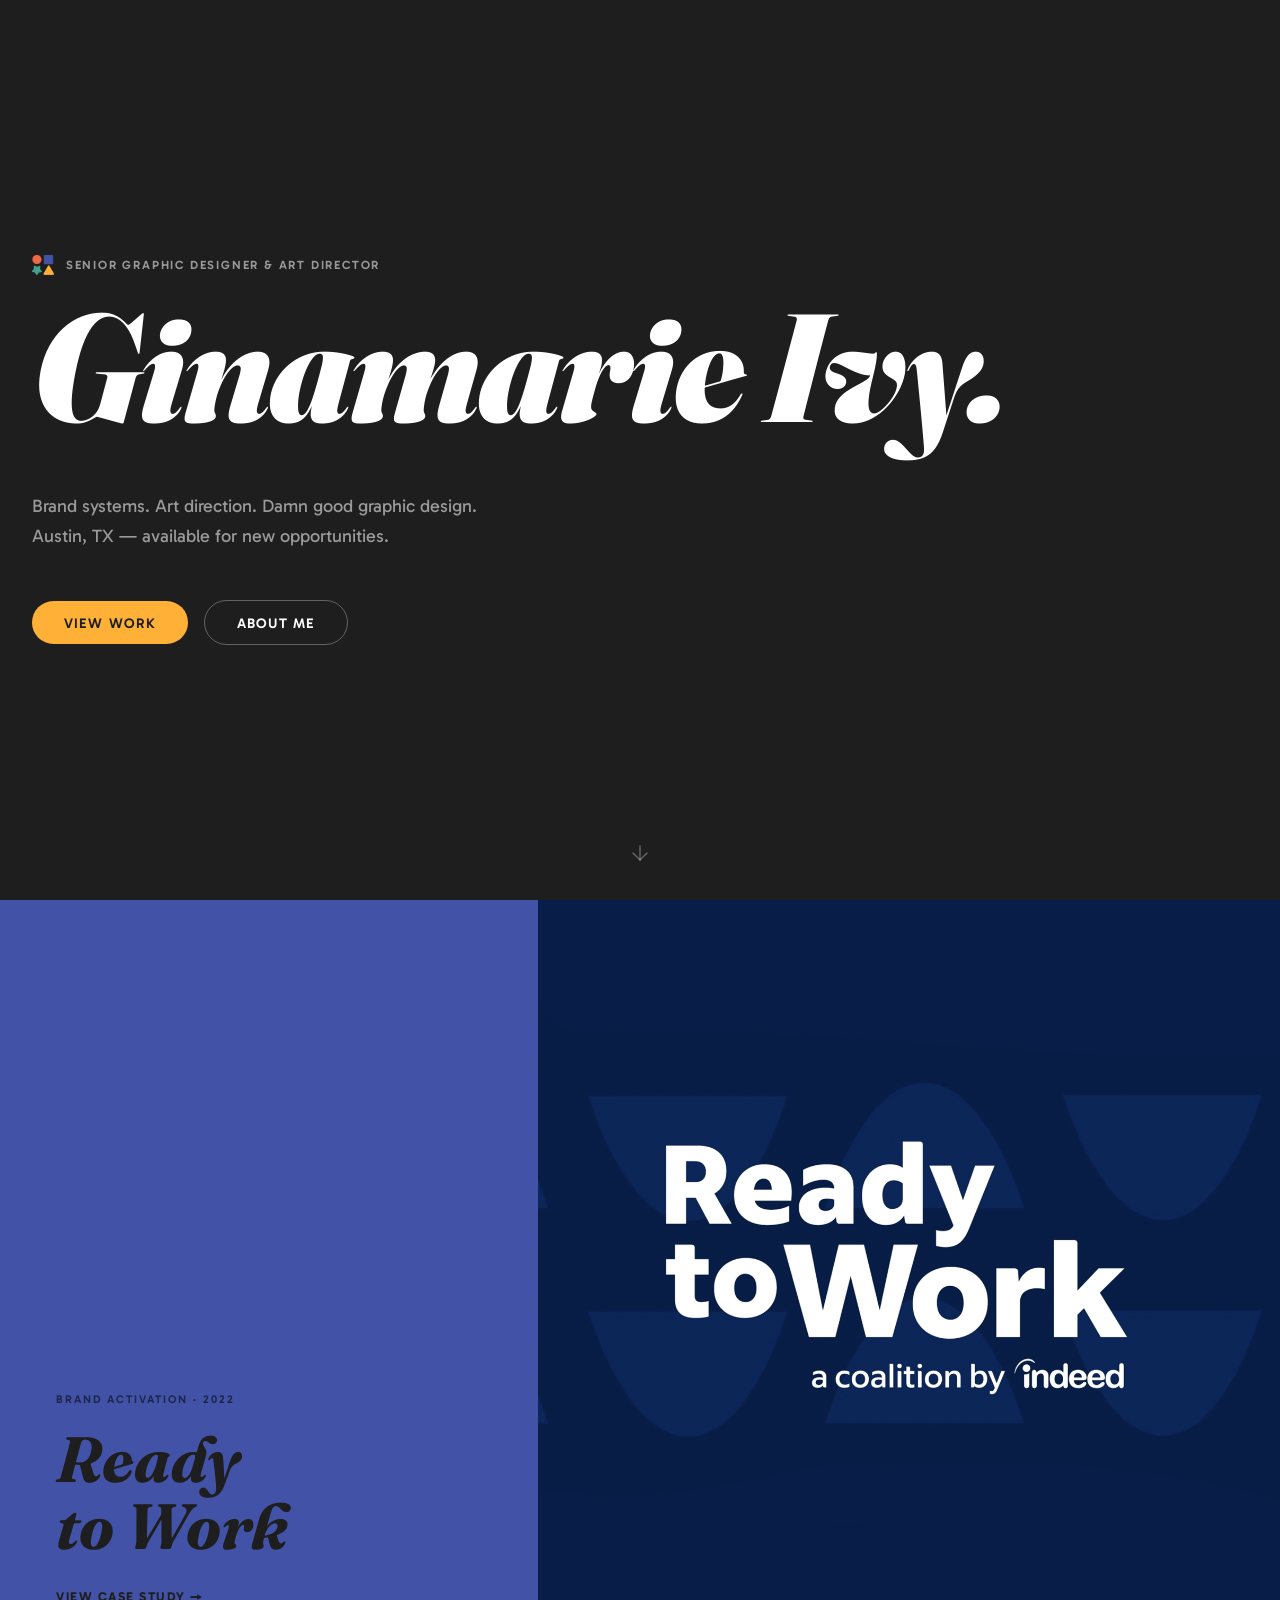
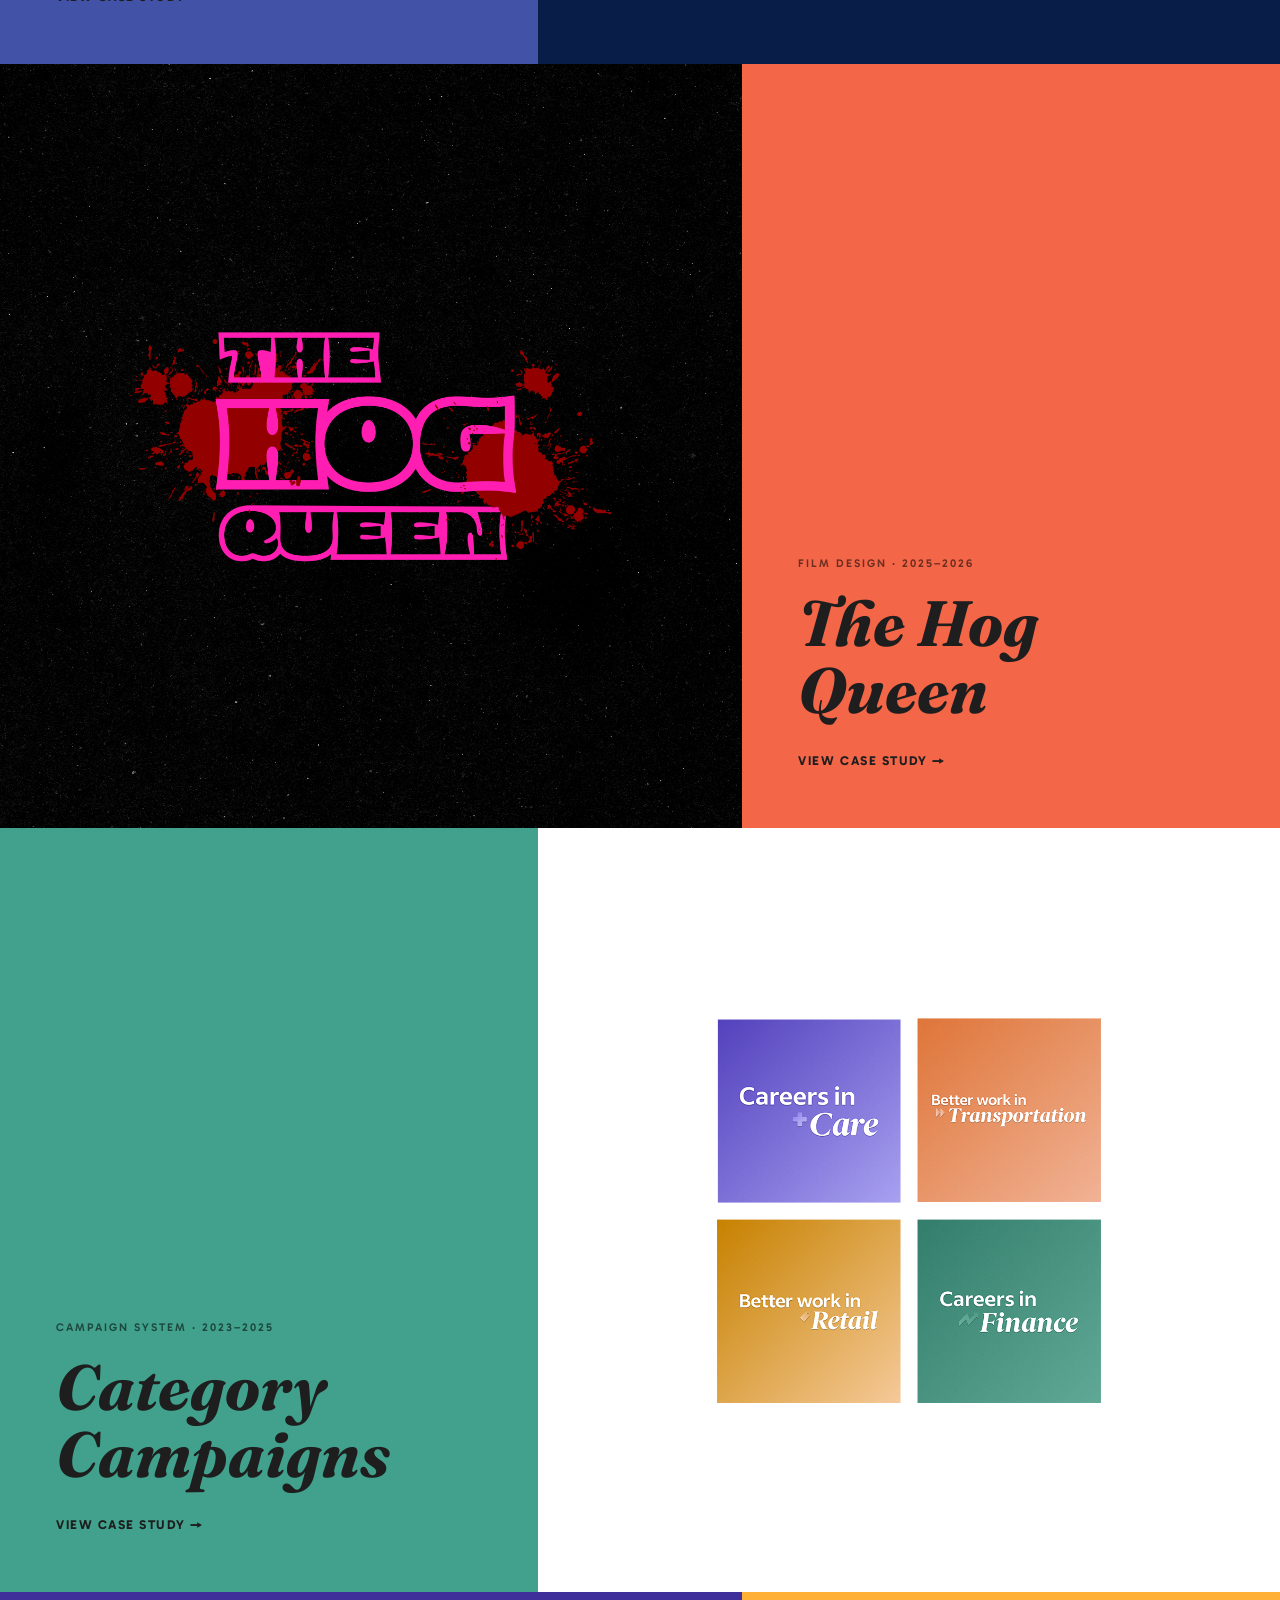
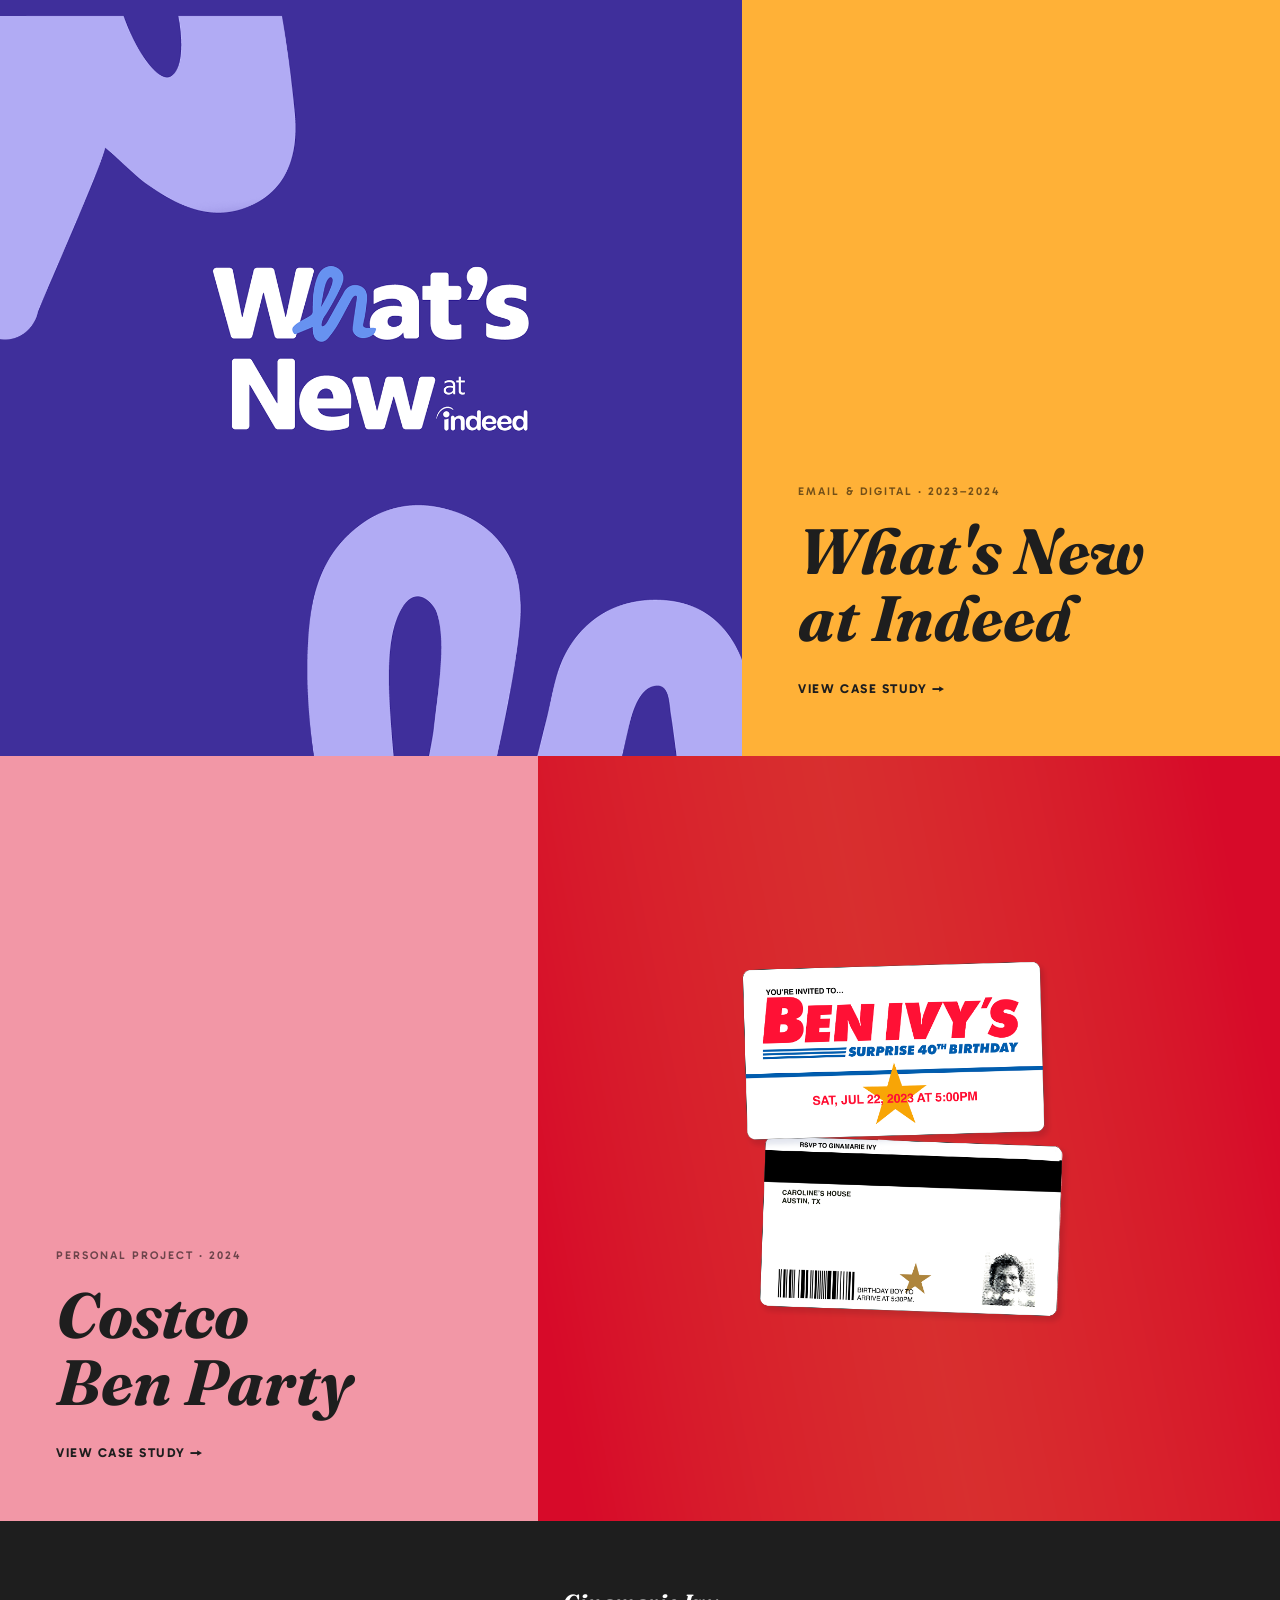
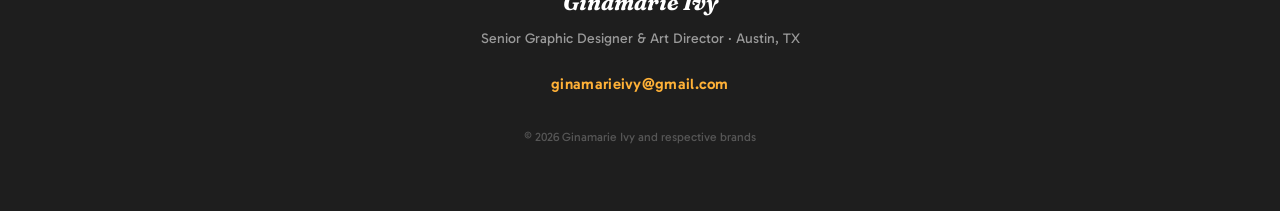
<file: index.html>
<!DOCTYPE html>
<html lang="en">
<head>
  <meta charset="UTF-8">
  <meta name="viewport" content="width=device-width, initial-scale=1.0">
  <title>Ginamarie Ivy — Senior Graphic Designer & Art Director</title>
  <meta name="description" content="Portfolio of Ginamarie Ivy, Senior Graphic Designer and Art Director specializing in brand systems, campaigns, and art direction.">
  <link rel="stylesheet" href="css/style.css">
  <link rel="icon" type="image/png" href="images/favicon.png">
</head>
<body>

  <!-- NAV -->
  <nav class="nav" id="nav">
    <div class="nav__inner">
      <a href="index.html" class="nav__logo">
        <div class="nav__logo-mark"><img src="images/favicon.png" alt="G logo"></div>
        <span>Ginamarie Ivy</span>
      </a>
      <ul class="nav__links">
        <li><a href="#work" class="nav__link">Work</a></li>
        <li><a href="about.html" class="nav__link">About</a></li>
        <li><a href="#" class="nav__link nav__link--contact js-email-link">Contact</a></li>
      </ul>
    </div>
  </nav>

  <!-- HERO -->
  <section class="hero" id="home">
    <div class="hero__inner">
      <p class="hero__eyebrow fade-up"><img src="images/gm-shapes.png" alt="" class="hero__eyebrow-shape" aria-hidden="true">Senior Graphic Designer &amp; Art Director</p>
      <h1 class="hero__name fade-up">Ginamarie Ivy.</h1>
      <p class="hero__tagline fade-up">Brand systems. Art direction. Damn good graphic design.<br>Austin, TX — available for new opportunities.</p>
      <div class="hero__cta fade-up">
        <a href="#work" class="btn btn--primary">View Work</a>
        <a href="about.html" class="btn btn--outline">About Me</a>
      </div>
    </div>
    <p class="hero__scroll">
      <svg xmlns="http://www.w3.org/2000/svg" width="24" height="24" viewBox="0 0 24 24" fill="none" stroke="currentColor" stroke-width="1.5" stroke-linecap="round" stroke-linejoin="round" aria-hidden="true">
        <line x1="12" y1="5" x2="12" y2="19"/>
        <polyline points="19 12 12 19 5 12"/>
      </svg>
    </p>
  </section>

  <!-- PROJECTS -->
  <main id="work">

    <!-- RTW — Purple -->
    <a href="rtw/index.html" class="project-row fade-up">
      <div class="project-row__color-panel" style="background: var(--purple);">
        <div class="project-row__info">
          <p class="project-row__eyebrow">Brand Activation · 2022</p>
          <h2 class="project-row__title">Ready<br>to Work</h2>
          <span class="project-row__cta">View Case Study →</span>
        </div>
      </div>
      <div class="project-row__image-panel">
        <img src="images/thumbnails/rtw-1400x1600.png" alt="Ready to Work campaign">
      </div>
    </a>

    <!-- Hog Queen — Coral -->
    <a href="hog-queen/index.html" class="project-row project-row--reverse fade-up">
      <div class="project-row__color-panel" style="background: var(--coral);">
        <div class="project-row__info">
          <p class="project-row__eyebrow">Film Design · 2025–2026</p>
          <h2 class="project-row__title">The Hog<br>Queen</h2>
          <span class="project-row__cta">View Case Study →</span>
        </div>
      </div>
      <div class="project-row__image-panel">
        <img src="images/thumbnails/hog-queen-1400x1600.png" alt="The Hog Queen title card">
      </div>
    </a>

    <!-- Category Campaigns — Teal -->
    <a href="category-campaigns/index.html" class="project-row fade-up">
      <div class="project-row__color-panel" style="background: var(--teal);">
        <div class="project-row__info">
          <p class="project-row__eyebrow">Campaign System · 2023–2025</p>
          <h2 class="project-row__title">Category<br>Campaigns</h2>
          <span class="project-row__cta">View Case Study →</span>
        </div>
      </div>
      <div class="project-row__image-panel">
        <img src="images/thumbnails/category-campaigns-1400x1600.png" alt="Category Campaigns">
      </div>
    </a>

    <!-- What's New — Amber -->
    <a href="whats-new/index.html" class="project-row project-row--reverse fade-up">
      <div class="project-row__color-panel" style="background: var(--amber);">
        <div class="project-row__info">
          <p class="project-row__eyebrow">Email &amp; Digital · 2023–2024</p>
          <h2 class="project-row__title">What's New<br>at Indeed</h2>
          <span class="project-row__cta">View Case Study →</span>
        </div>
      </div>
      <div class="project-row__image-panel">
        <img src="images/thumbnails/whats-new-1400x1600.png" alt="What's New at Indeed">
      </div>
    </a>

    <!-- Costco — Pink -->
    <a href="costco/index.html" class="project-row fade-up">
      <div class="project-row__color-panel" style="background: var(--pink);">
        <div class="project-row__info">
          <p class="project-row__eyebrow">Personal Project · 2024</p>
          <h2 class="project-row__title">Costco<br>Ben Party</h2>
          <span class="project-row__cta">View Case Study →</span>
        </div>
      </div>
      <div class="project-row__image-panel">
        <img src="images/thumbnails/costco-1400x1600.png" alt="Costco Ben Party">
      </div>
    </a>

  </main>

  <!-- FOOTER -->
  <footer class="footer">
    <p class="footer__name">Ginamarie Ivy</p>
    <p class="footer__tagline">Senior Graphic Designer &amp; Art Director · Austin, TX</p>
    <a href="#" class="footer__email js-email-link"><span class="js-email-text"></span></a>
    <p class="footer__copy">© 2026 Ginamarie Ivy and respective brands</p>
  </footer>

  <script src="js/main.js"></script>
  <script data-goatcounter="https://ginamariei.goatcounter.com/count" async src="//gc.zgo.at/count.js"></script>
</body>
</html>
</file>
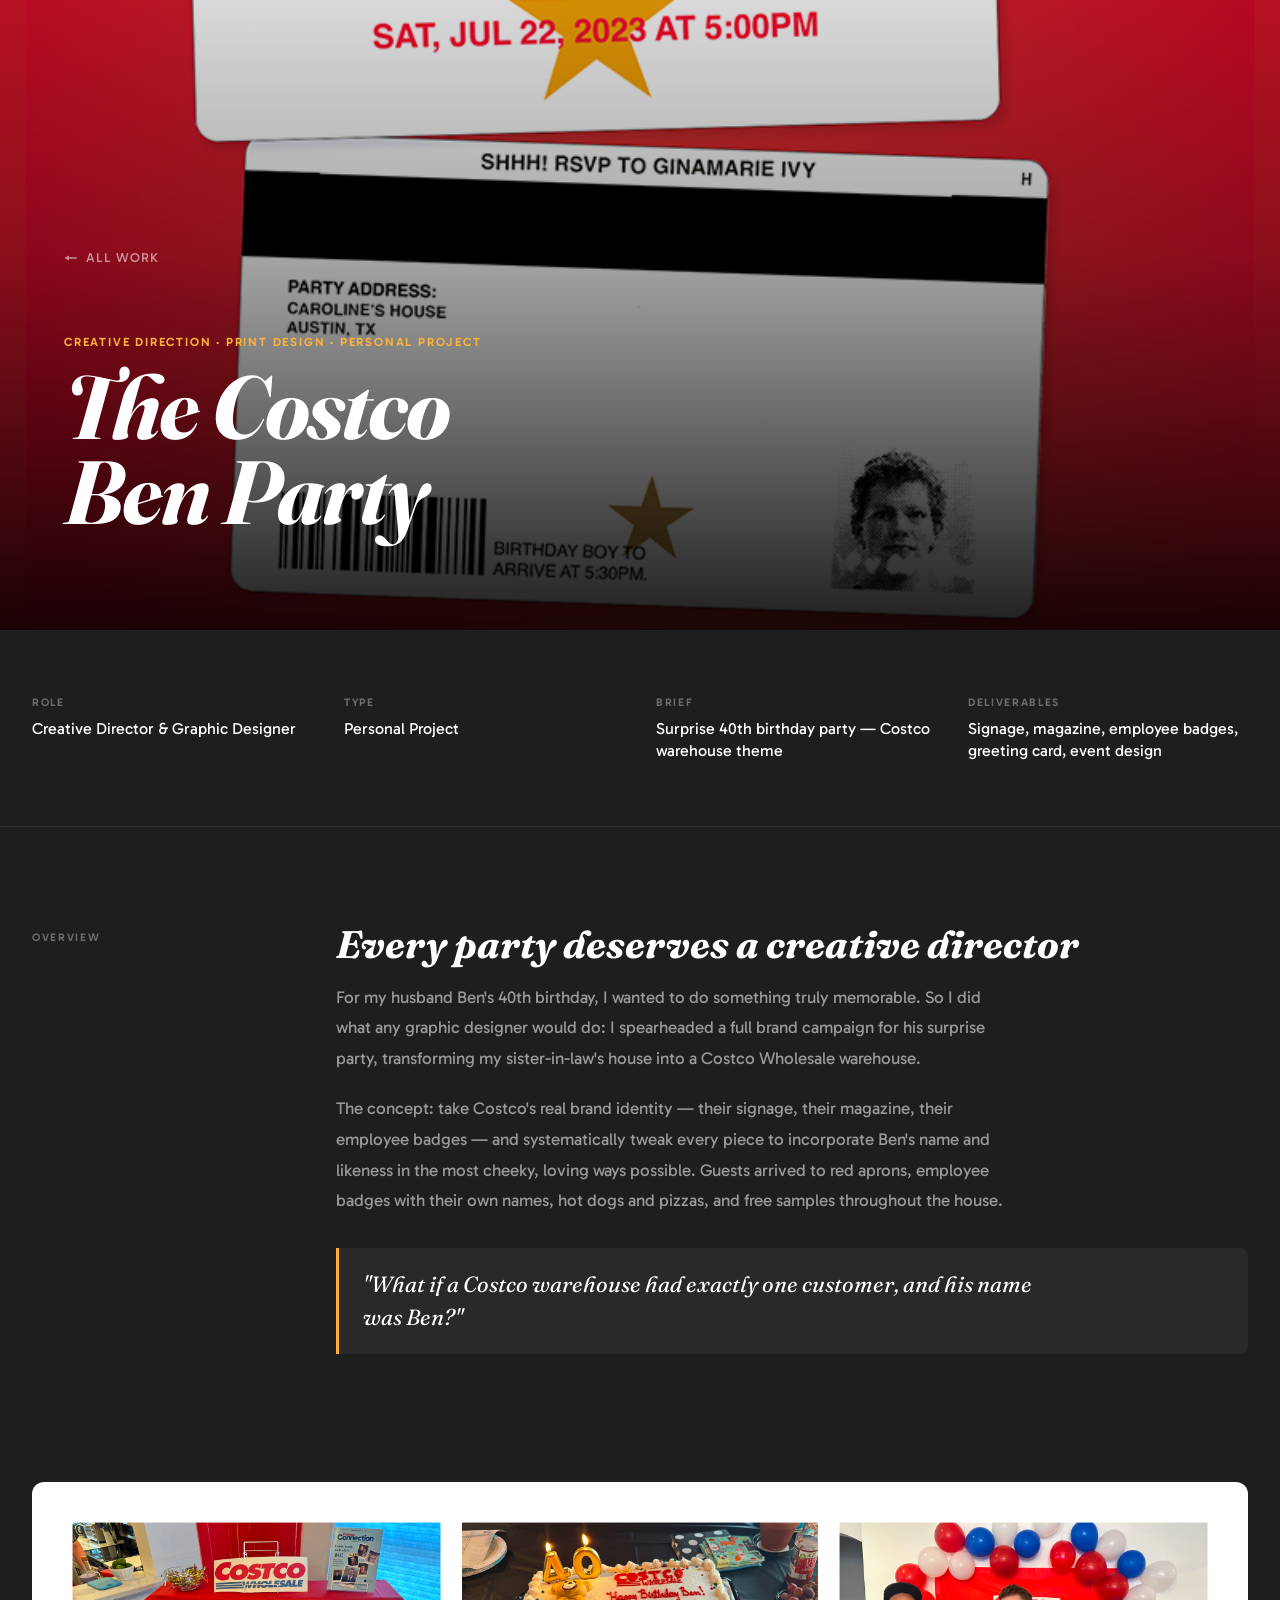
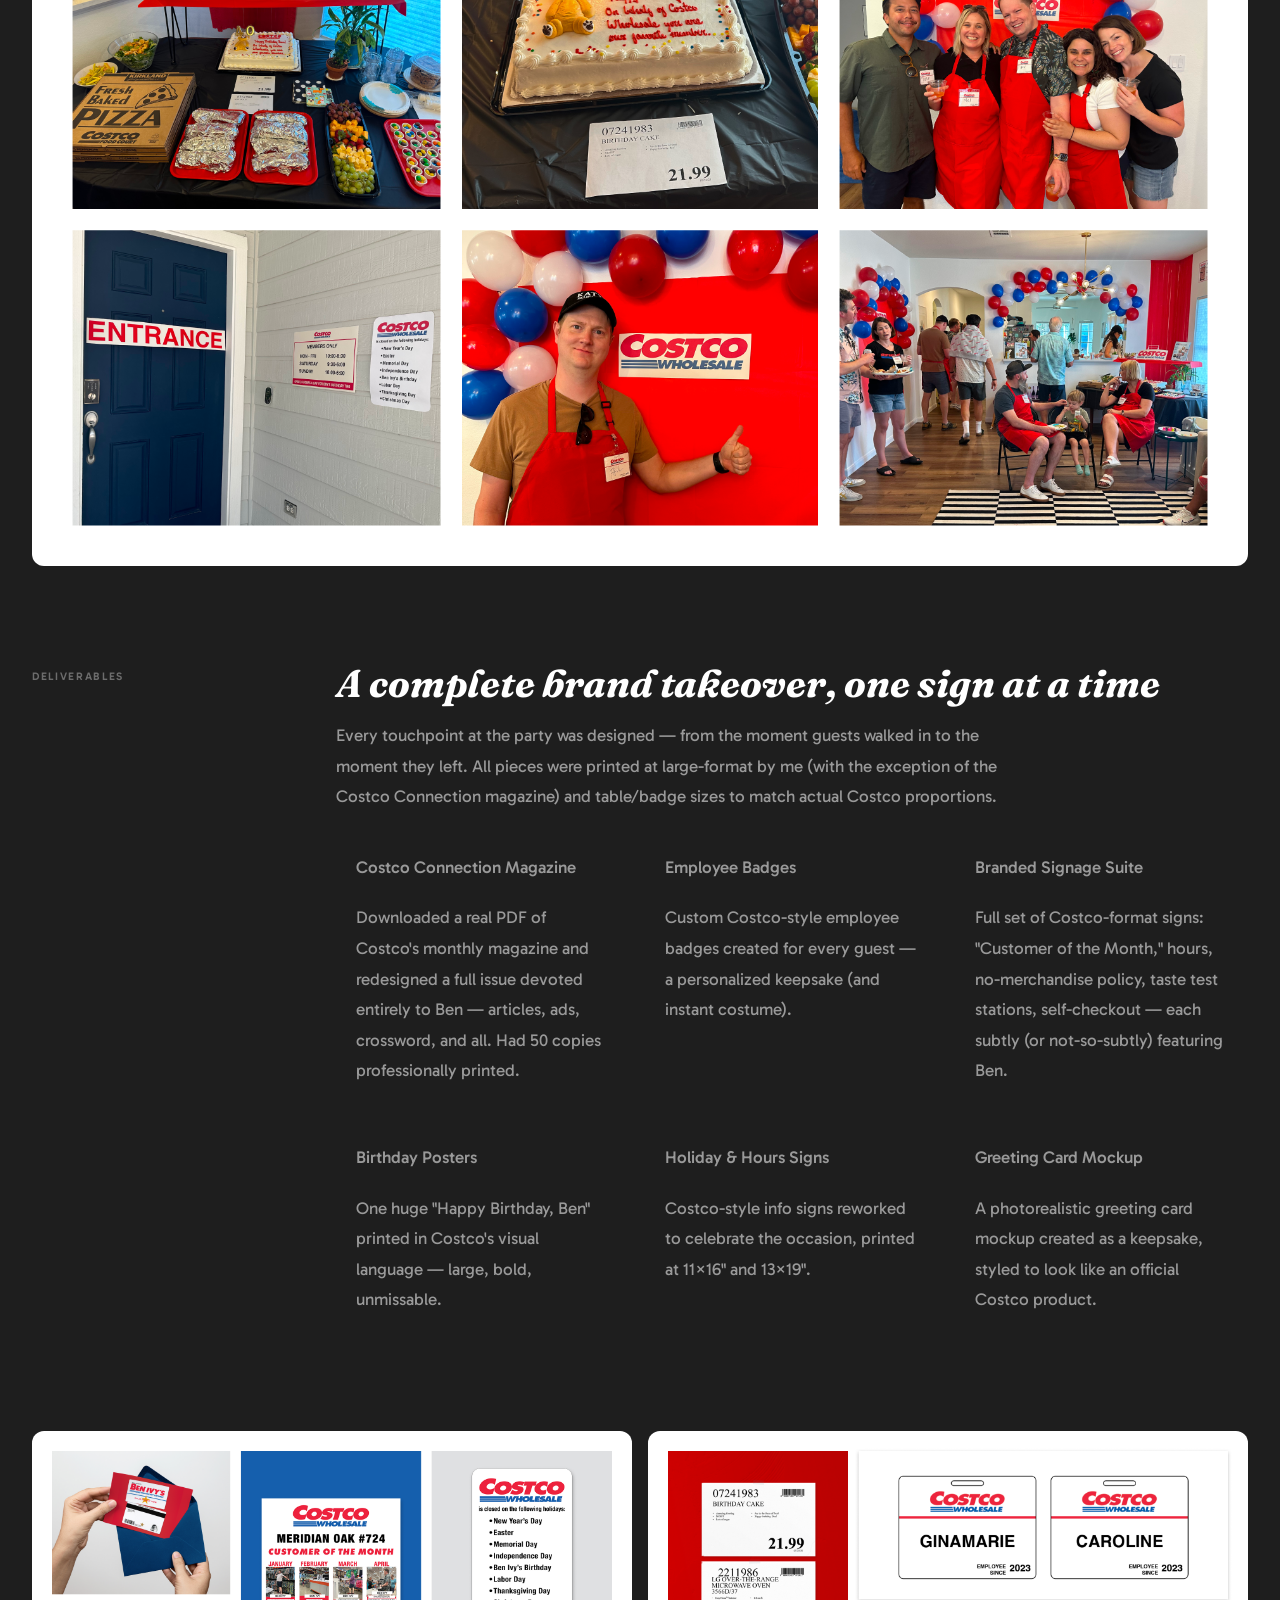
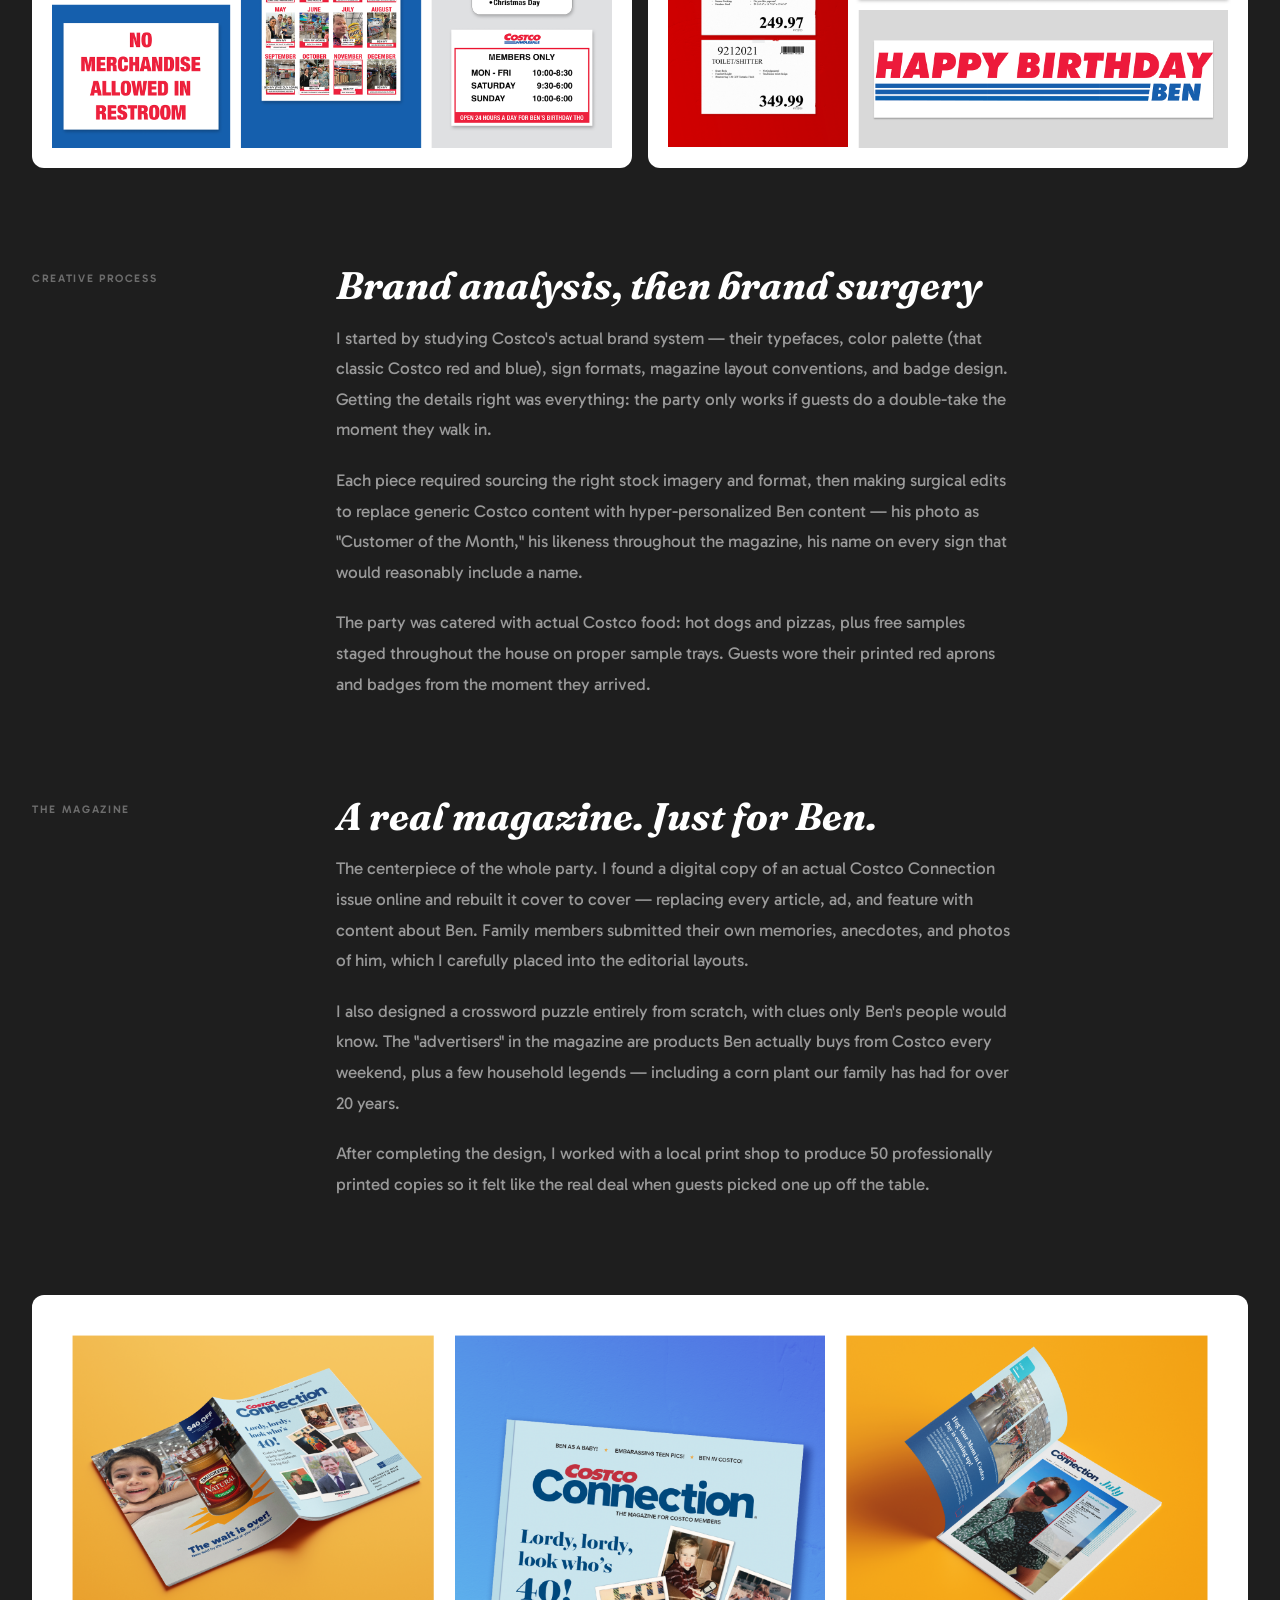
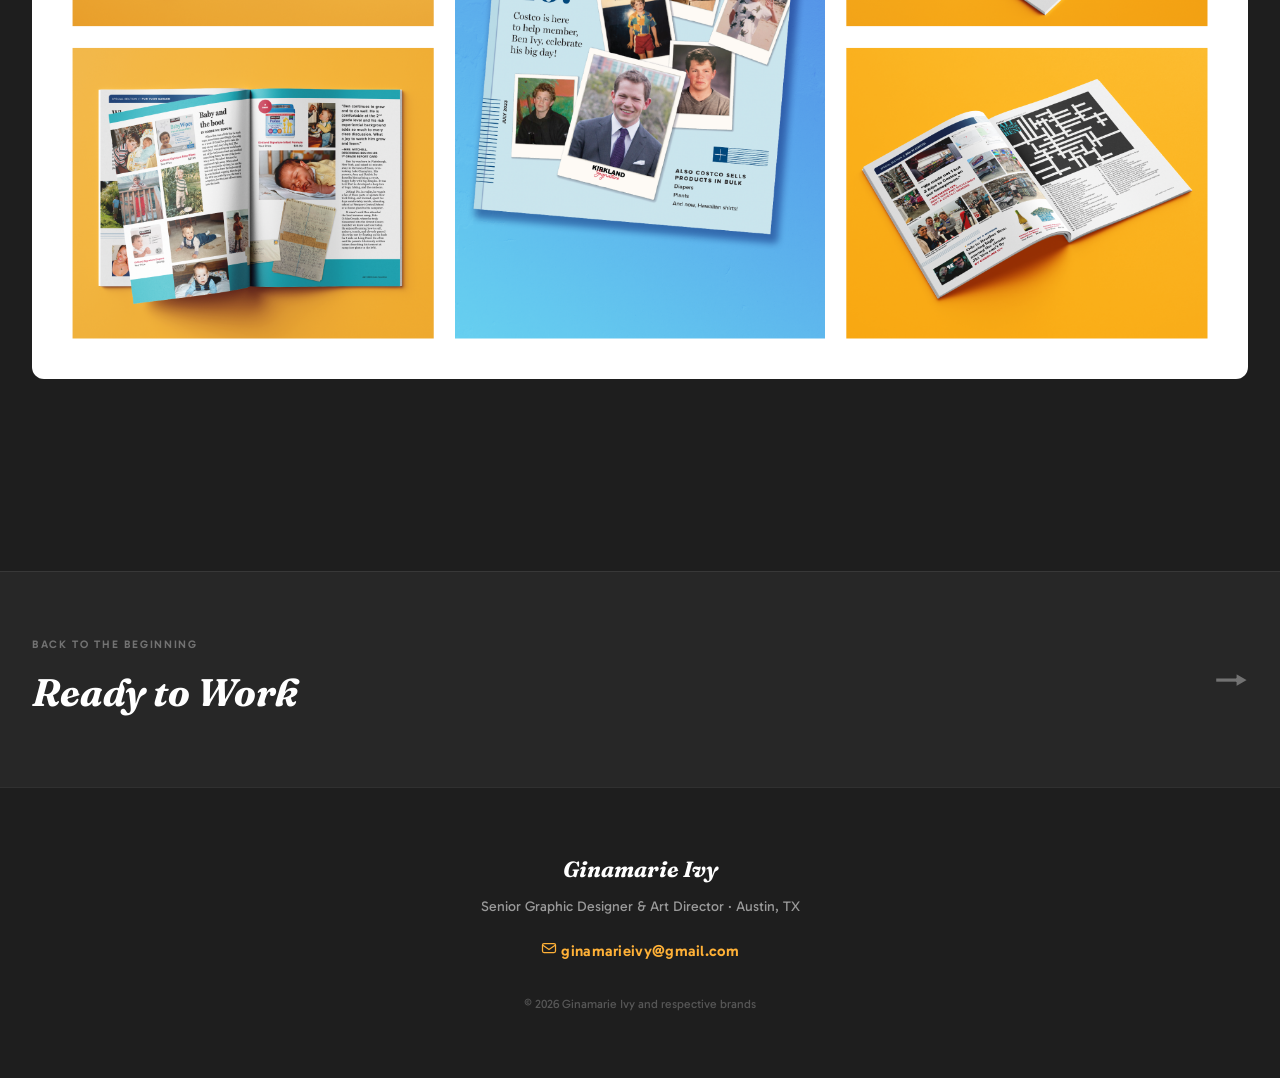
<file: costco/index.html>
<!DOCTYPE html>
<html lang="en">
<head>
  <meta charset="UTF-8">
  <meta name="viewport" content="width=device-width, initial-scale=1.0">
  <title>The Costco Ben Party — Ginamarie Ivy</title>
  <meta name="description" content="The Costco Ben Party: A personal creative direction project — transforming a home into a Costco Wholesale warehouse for a surprise 40th birthday.">
  <link rel="stylesheet" href="../css/style.css">
  <link rel="icon" type="image/png" href="../images/favicon.png">
  <style>
    .cs-hero__bg-placeholder--costco {
      background: linear-gradient(135deg, #0d3b6e 0%, #1e5fa8 50%, #c8102e 100%);
    }
    .gallery-placeholder {
      background: #0a2a52;
      display: flex;
      align-items: center;
      justify-content: center;
      color: rgba(255,255,255,0.25);
      font-size: 0.875rem;
      letter-spacing: 0.05em;
      text-transform: uppercase;
      text-align: center;
      padding: 1rem;
    }
    /* Fun party-energy accent for this page */
    .fun-badge {
      display: inline-flex;
      align-items: center;
      gap: 0.375rem;
      background: linear-gradient(135deg, #c8102e, #e8253f);
      color: white;
      font-size: 0.6875rem;
      font-weight: 600;
      letter-spacing: 0.08em;
      text-transform: uppercase;
      padding: 0.375rem 0.875rem;
      border-radius: 100px;
      position: absolute;
      top: var(--space-sm);
      left: var(--space-sm);
    }
    .deliverables-grid {
      display: grid;
      grid-template-columns: repeat(3, 1fr);
      gap: 1rem;
      margin-top: var(--space-sm);
    }
    .deliverable-card {
      padding: 1.25rem;
      background: var(--purple-50);
      border-radius: 12px;
      border: 1px solid var(--purple-200);
    }
    .deliverable-card__title {
      font-weight: 500;
      font-size: 0.9375rem;
      color: var(--purple-900);
      margin-bottom: 0.375rem;
    }
    .deliverable-card__desc {
      font-size: 0.8125rem;
      color: var(--gray-500);
      line-height: 1.5;
    }
  </style>
</head>
<body>

  <!-- NAV -->
  <nav class="nav" id="nav">
    <div class="nav__inner">
      <a href="../index.html" class="nav__logo" aria-label="Back to home">
        <div class="nav__logo-mark"><img src="../images/favicon.png" alt="Ginamarie Ivy logo" style="width:100%;height:100%;object-fit:cover;border-radius:5px;"></div>
        <span>Ginamarie Ivy</span>
      </a>
      <ul class="nav__links">
        <li><a href="../index.html#work" class="nav__link">Work</a></li>
        <li><a href="../about.html" class="nav__link">About</a></li>
        <li><a href="#" class="nav__link nav__link--contact js-email-link">Contact</a></li>
      </ul>
    </div>
  </nav>

  <!-- HERO -->
  <header class="cs-hero">
    <picture>
      <source media="(max-width: 768px)" srcset="../images/heroes/costco-hero-mobile.png">
      <img src="../images/heroes/costco-hero.png" alt="The Costco Ben Party" class="cs-hero__bg" style="object-fit:cover;object-position:center;">
    </picture>
    <div class="cs-hero__overlay" aria-hidden="true"></div>
    <div class="cs-hero__content" style="max-width: var(--max-width); margin: 0 auto; width: 100%; padding: 0 var(--space-md);">
      <a href="../index.html#work" class="cs-hero__back">
        <span class="cs-hero__back-arrow">←</span>
        All Work
      </a>
      <p class="cs-hero__eyebrow">Creative Direction · Print Design · Personal Project</p>
      <h1 class="cs-hero__title">The Costco<br>Ben Party</h1>
    </div>
  </header>

  <!-- META -->
  <div class="cs-meta">
    <div class="cs-meta__inner">
      <div class="cs-meta__item">
        <p class="cs-meta__label">Role</p>
        <p class="cs-meta__value">Creative Director &amp; Graphic Designer</p>
      </div>
      <div class="cs-meta__item">
        <p class="cs-meta__label">Type</p>
        <p class="cs-meta__value">Personal Project</p>
      </div>
      <div class="cs-meta__item">
        <p class="cs-meta__label">Brief</p>
        <p class="cs-meta__value">Surprise 40th birthday party — Costco warehouse theme</p>
      </div>
      <div class="cs-meta__item">
        <p class="cs-meta__label">Deliverables</p>
        <p class="cs-meta__value">Signage, magazine, employee badges, greeting card, event design</p>
      </div>
    </div>
  </div>

  <!-- BODY -->
  <div class="cs-body">

    <!-- Overview -->
    <div class="cs-section fade-up">
      <p class="cs-section__label">Overview</p>
      <div class="cs-section__content">
        <h3>Every party deserves a creative director</h3>
        <p>
          For my husband Ben's 40th birthday, I wanted to do something truly memorable. So I did
          what any graphic designer would do: I spearheaded a full brand campaign for his surprise
          party, transforming my sister-in-law's house into a Costco Wholesale warehouse.
        </p>
        <p>
          The concept: take Costco's real brand identity — their signage, their magazine, their
          employee badges — and systematically tweak every piece to incorporate Ben's name and
          likeness in the most cheeky, loving ways possible. Guests arrived to red aprons, employee
          badges with their own names, hot dogs and pizzas, and free samples throughout the house.
        </p>
        <div class="cs-highlight">
          <p>"What if a Costco warehouse had exactly one customer, and his name was Ben?"</p>
        </div>
      </div>
    </div>

    <!-- Party photos -->
    <div class="cs-gallery__grid fade-up">
      <div class="cs-gallery__item">
        <img src="../images/costco/costco-party.png" alt="The Costco Ben Party — guests at the event">
      </div>
    </div>

    <!-- Deliverables -->
    <div class="cs-section fade-up">
      <p class="cs-section__label">Deliverables</p>
      <div class="cs-section__content">
        <h3>A complete brand takeover, one sign at a time</h3>
        <p>
          Every touchpoint at the party was designed — from the moment guests walked in to the
          moment they left. All pieces were printed at large-format by me (with the exception of the
          Costco Connection magazine) and table/badge sizes to match actual Costco proportions.
        </p>
        <div class="deliverables-grid">
          <div class="deliverable-card">
            <p class="deliverable-card__title">Costco Connection Magazine</p>
            <p class="deliverable-card__desc">Downloaded a real PDF of Costco's monthly magazine and redesigned a full issue devoted entirely to Ben — articles, ads, crossword, and all. Had 50 copies professionally printed.</p>
          </div>
          <div class="deliverable-card">
            <p class="deliverable-card__title">Employee Badges</p>
            <p class="deliverable-card__desc">Custom Costco-style employee badges created for every guest — a personalized keepsake (and instant costume).</p>
          </div>
          <div class="deliverable-card">
            <p class="deliverable-card__title">Branded Signage Suite</p>
            <p class="deliverable-card__desc">Full set of Costco-format signs: "Customer of the Month," hours, no-merchandise policy, taste test stations, self-checkout — each subtly (or not-so-subtly) featuring Ben.</p>
          </div>
          <div class="deliverable-card">
            <p class="deliverable-card__title">Birthday Posters</p>
            <p class="deliverable-card__desc">One huge "Happy Birthday, Ben" printed in Costco's visual language — large, bold, unmissable.</p>
          </div>
          <div class="deliverable-card">
            <p class="deliverable-card__title">Holiday &amp; Hours Signs</p>
            <p class="deliverable-card__desc">Costco-style info signs reworked to celebrate the occasion, printed at 11×16" and 13×19".</p>
          </div>
          <div class="deliverable-card">
            <p class="deliverable-card__title">Greeting Card Mockup</p>
            <p class="deliverable-card__desc">A photorealistic greeting card mockup created as a keepsake, styled to look like an official Costco product.</p>
          </div>
        </div>
      </div>
    </div>

    <!-- Signage + Badges side by side -->
    <div class="cs-gallery__grid cs-gallery__grid--2col fade-up">
      <div class="cs-gallery__item">
        <img src="../images/costco/costco-signage.png" alt="Costco Ben Party invite, hours signage, and Customer of the Month featuring Ben">
      </div>
      <div class="cs-gallery__item">
        <img src="../images/costco/costco-badges-and-signs.png" alt="Employee badges, price tags, and Happy Birthday Ben sign">
      </div>
    </div>

    <!-- Creative Process -->
    <div class="cs-section fade-up">
      <p class="cs-section__label">Creative Process</p>
      <div class="cs-section__content">
        <h3>Brand analysis, then brand surgery</h3>
        <p>
          I started by studying Costco's actual brand system — their typefaces, color palette (that
          classic Costco red and blue), sign formats, magazine layout conventions, and badge design.
          Getting the details right was everything: the party only works if guests do a double-take
          the moment they walk in.
        </p>
        <p>
          Each piece required sourcing the right stock imagery and format, then making surgical
          edits to replace generic Costco content with hyper-personalized Ben content — his photo
          as "Customer of the Month," his likeness throughout the magazine, his name on every sign
          that would reasonably include a name.
        </p>
        <p>
          The party was catered with actual Costco food: hot dogs and pizzas, plus free samples
          staged throughout the house on proper sample trays. Guests wore their printed red aprons
          and badges from the moment they arrived.
        </p>
      </div>
    </div>

    <!-- The Magazine -->
    <div class="cs-section fade-up">
      <p class="cs-section__label">The Magazine</p>
      <div class="cs-section__content">
        <h3>A real magazine. Just for Ben.</h3>
        <p>
          The centerpiece of the whole party. I found a digital copy of an actual Costco Connection
          issue online and rebuilt it cover to cover — replacing every article, ad, and feature with
          content about Ben. Family members submitted their own memories, anecdotes, and photos of
          him, which I carefully placed into the editorial layouts.
        </p>
        <p>
          I also designed a crossword puzzle entirely from scratch, with clues only Ben's people
          would know. The "advertisers" in the magazine are products Ben actually buys from Costco
          every weekend, plus a few household legends — including a corn plant our family has had
          for over 20 years.
        </p>
        <p>
          After completing the design, I worked with a local print shop to produce 50 professionally
          printed copies so it felt like the real deal when guests picked one up off the table.
        </p>
      </div>
    </div>

    <!-- Magazine image -->
    <div class="cs-gallery__grid fade-up">
      <div class="cs-gallery__item">
        <img src="../images/costco/costco-magazine.png" alt="Costco Connection Magazine — Ben edition">
      </div>
    </div>

  </div>

  <!-- NEXT PROJECT (loops back) -->
  <a href="../rtw/index.html" class="cs-next">
    <div class="cs-next__inner">
      <div>
        <p class="cs-next__label">Back to the beginning</p>
        <p class="cs-next__title">Ready to Work</p>
      </div>
      <span class="cs-next__arrow">→</span>
    </div>
  </a>

  <!-- FOOTER -->
  <footer class="footer">
    <div class="footer__inner">
      <div class="footer__left">
        <p class="footer__name">Ginamarie Ivy</p>
        <p class="footer__tagline">Senior Graphic Designer &amp; Art Director · Austin, TX</p>
      </div>
      <div class="footer__right">
        <a href="#" class="footer__email js-email-link">
          <svg width="16" height="16" viewBox="0 0 16 16" fill="none" aria-hidden="true">
            <rect x="1.5" y="3.5" width="13" height="9" rx="1.5" stroke="currentColor" stroke-width="1.25"/>
            <path d="M1.5 5L8 9.5 14.5 5" stroke="currentColor" stroke-width="1.25"/>
          </svg>
          <span class="js-email-text"></span>
        </a>
        <p class="footer__copy">© 2026 Ginamarie Ivy and respective brands</p>
      </div>
    </div>
  </footer>

  <script src="../js/main.js"></script>
  <script data-goatcounter="https://ginamariei.goatcounter.com/count" async src="//gc.zgo.at/count.js"></script>
</body>
</html>
</file>
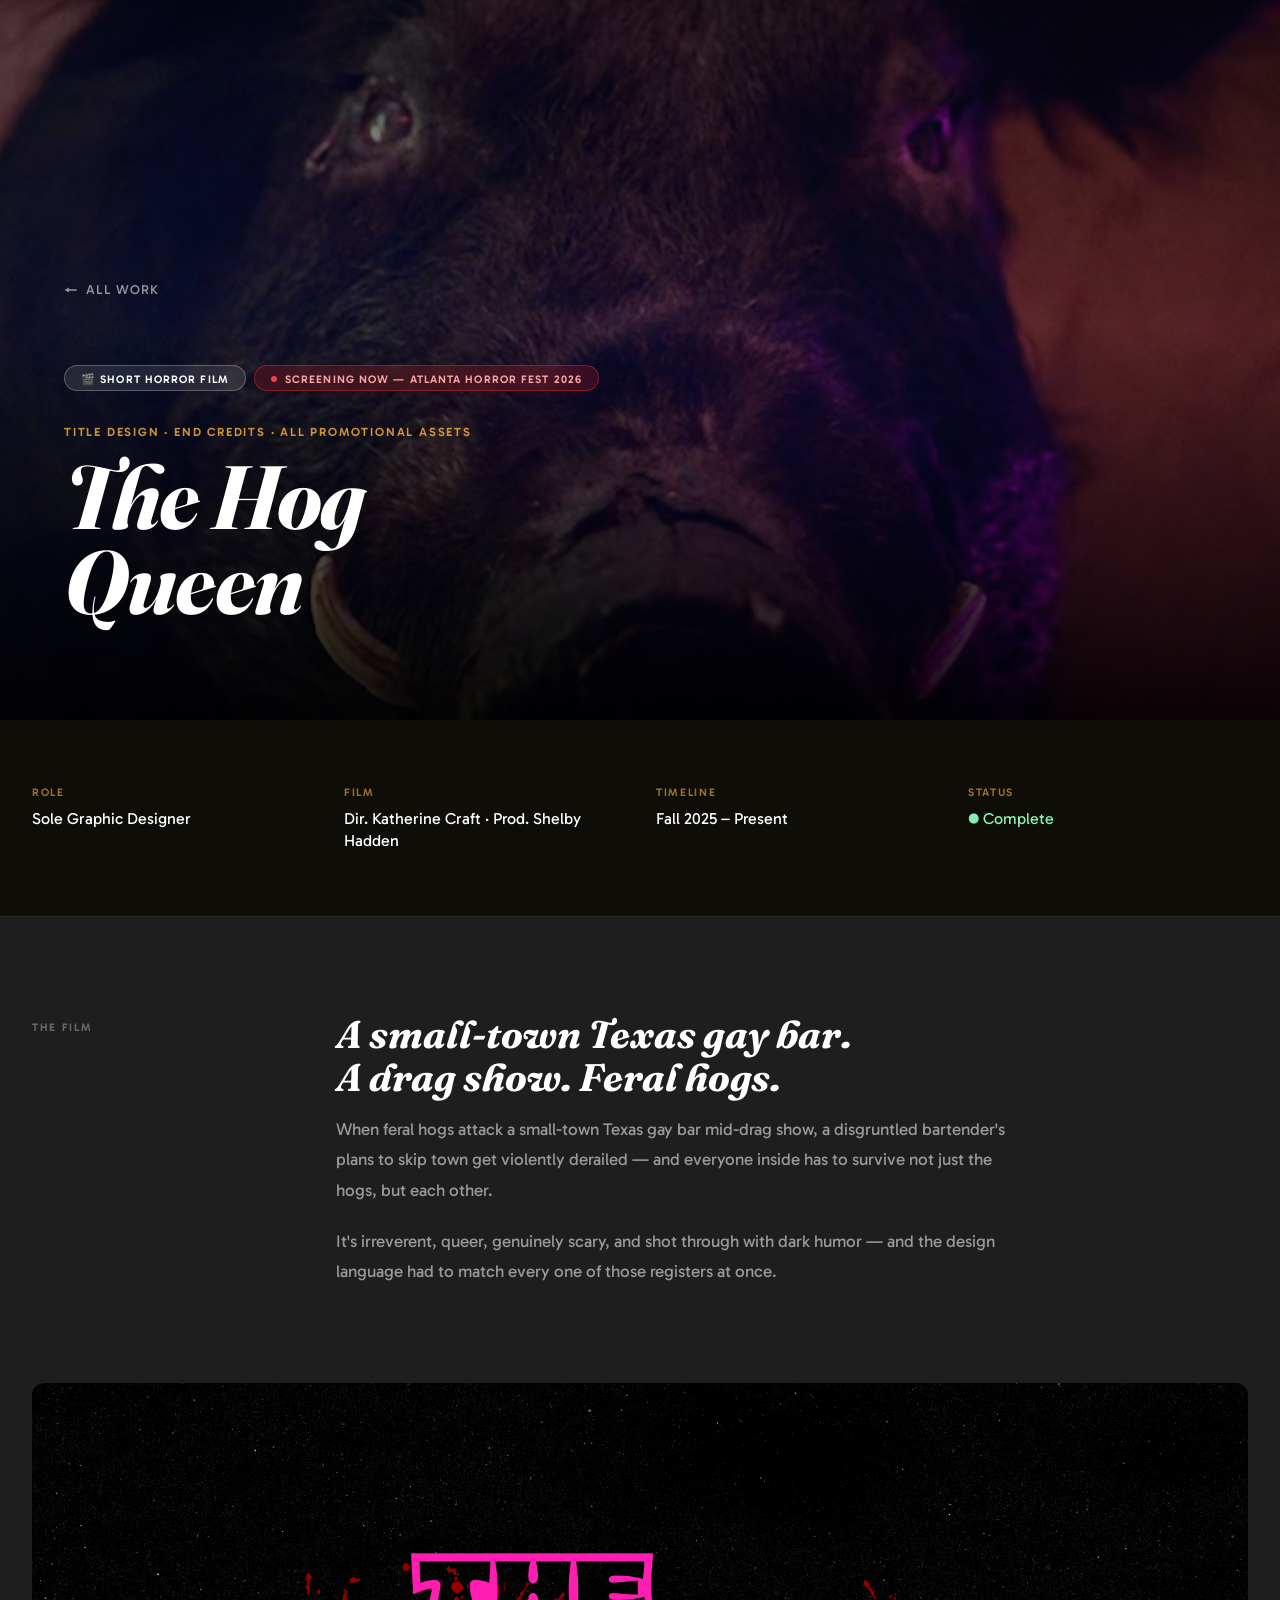
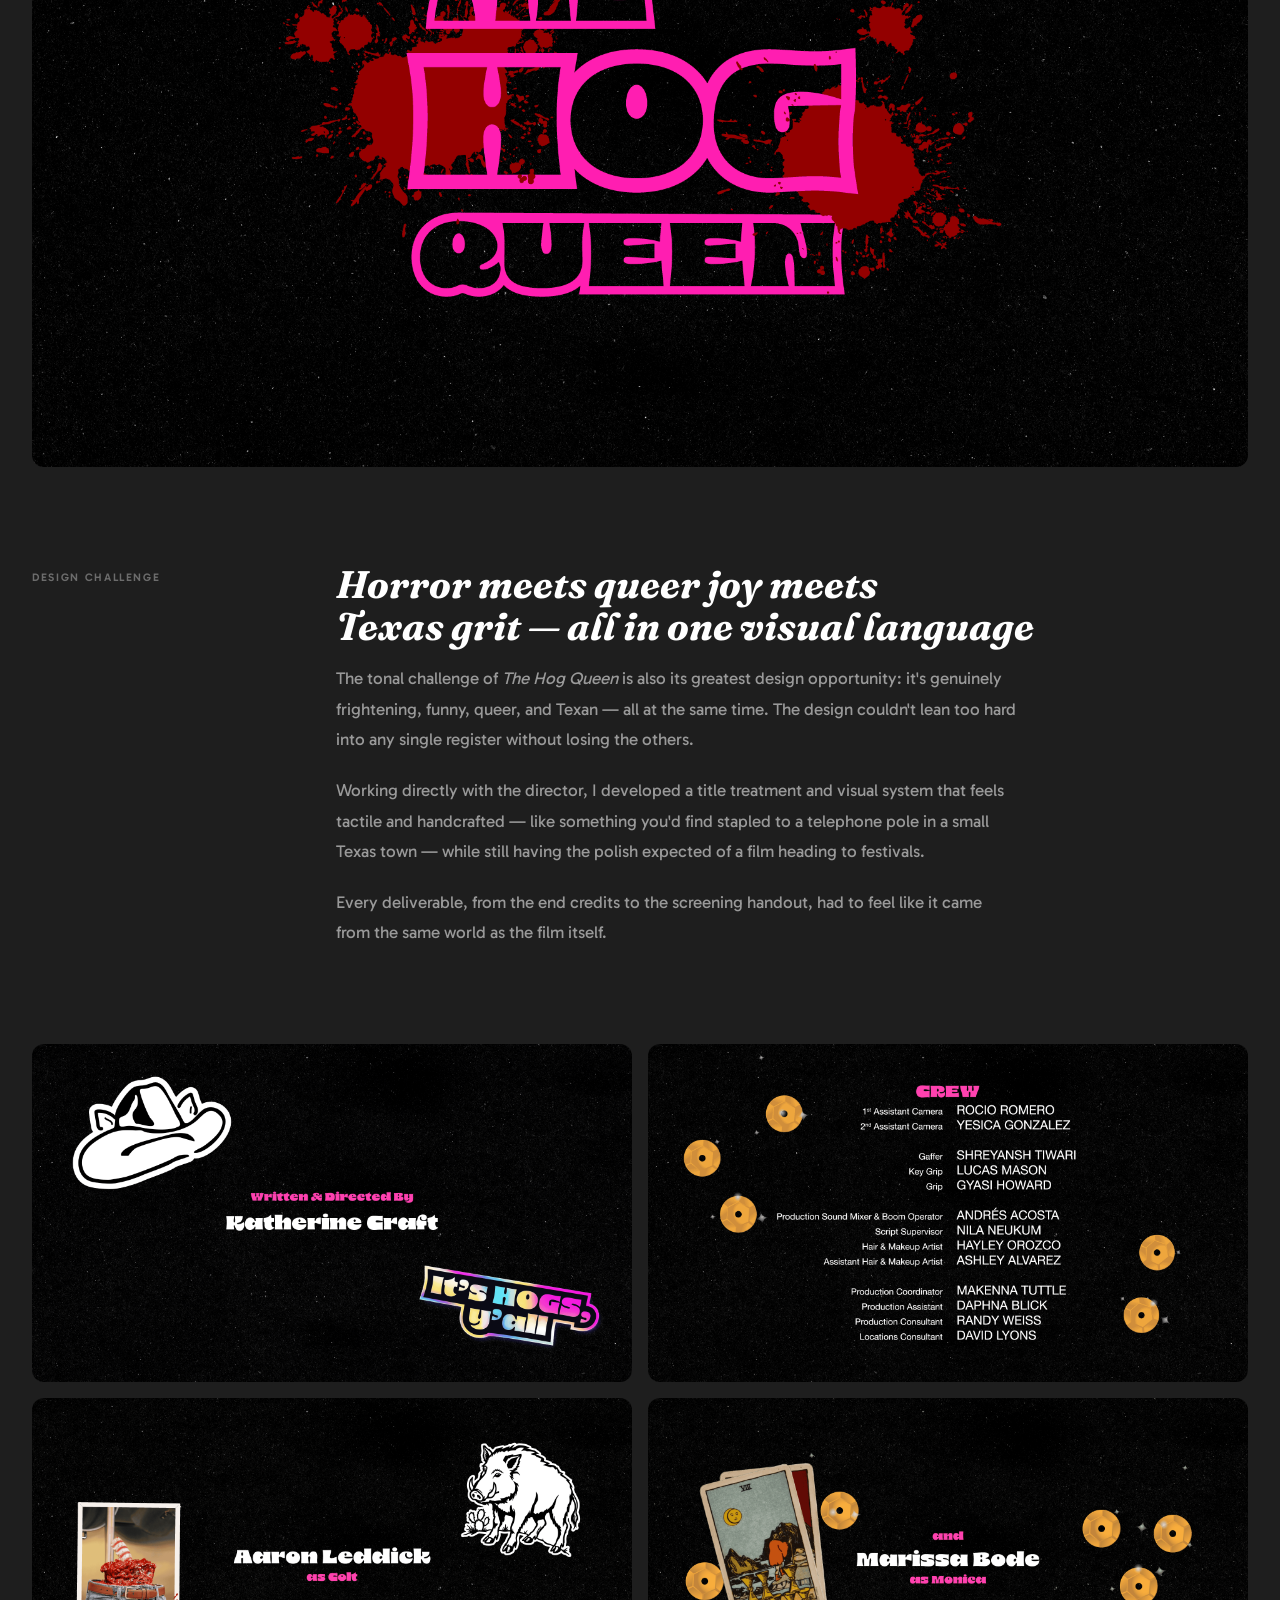
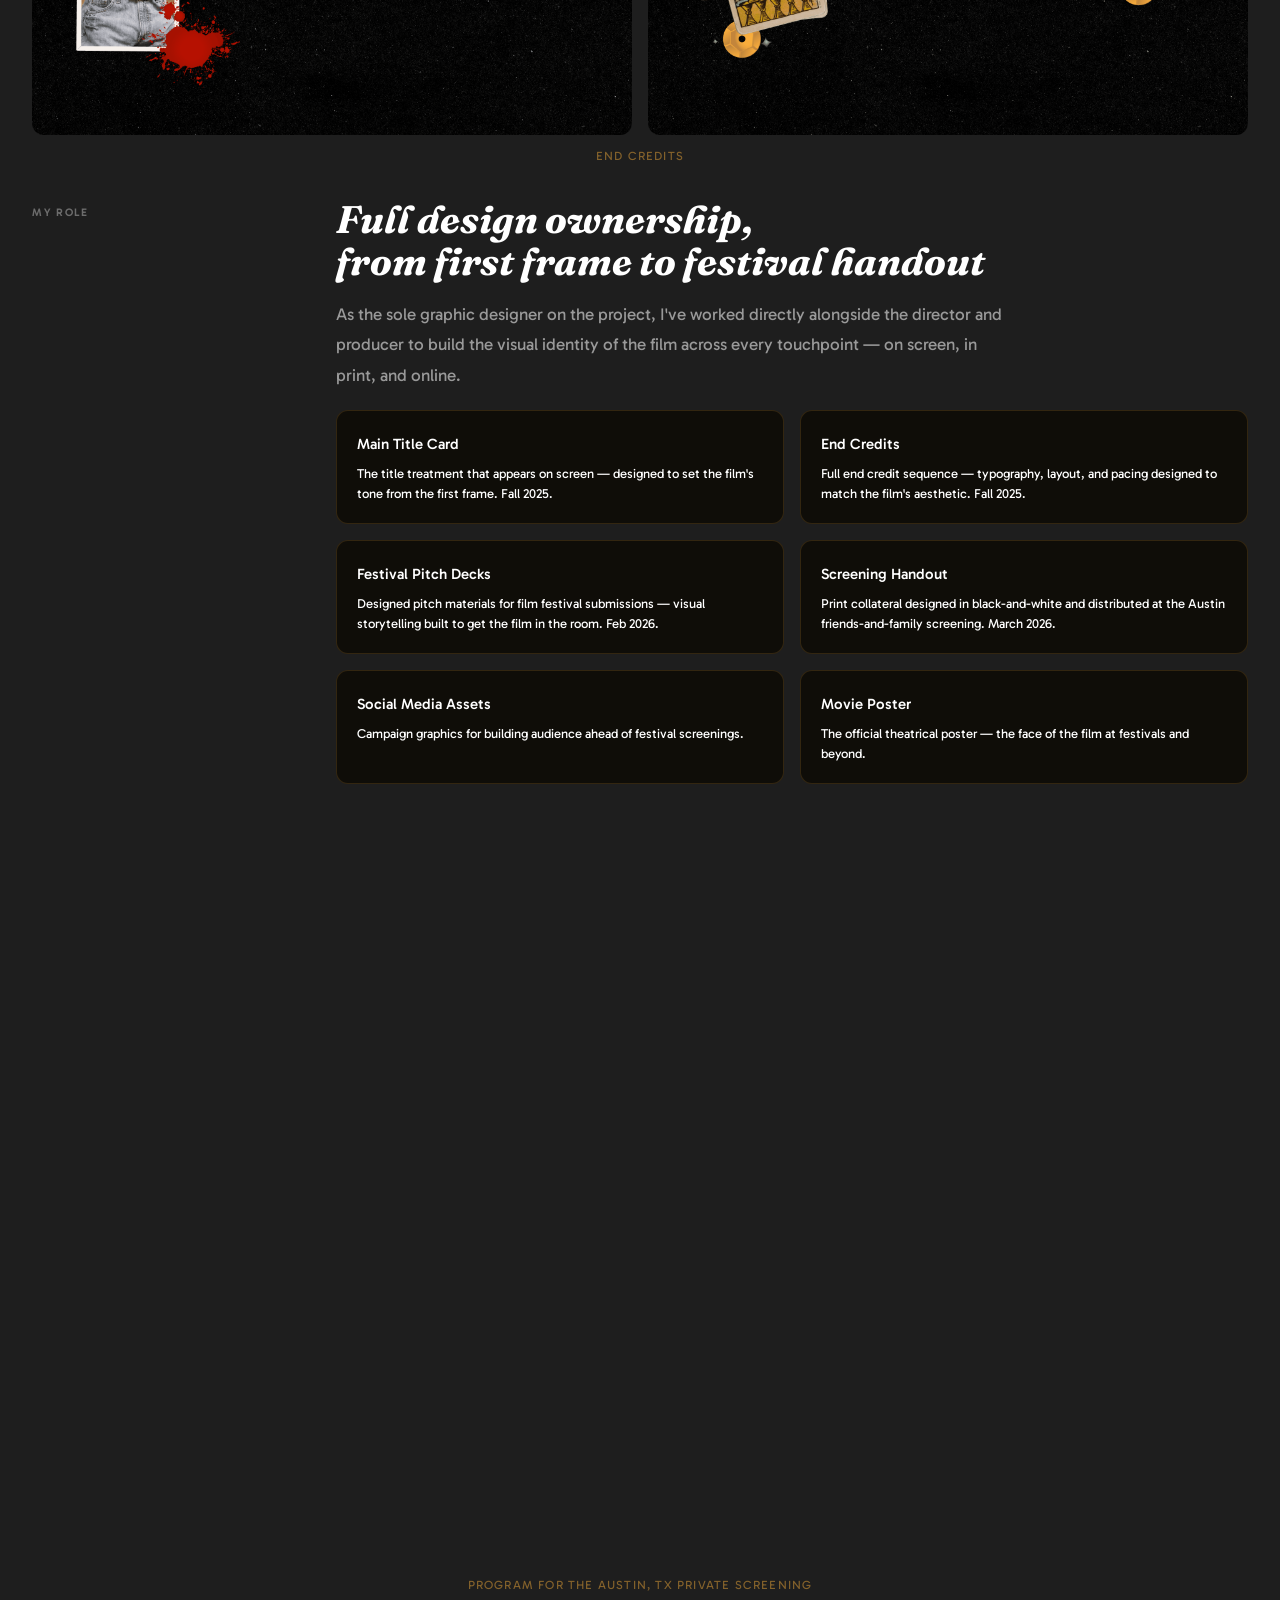
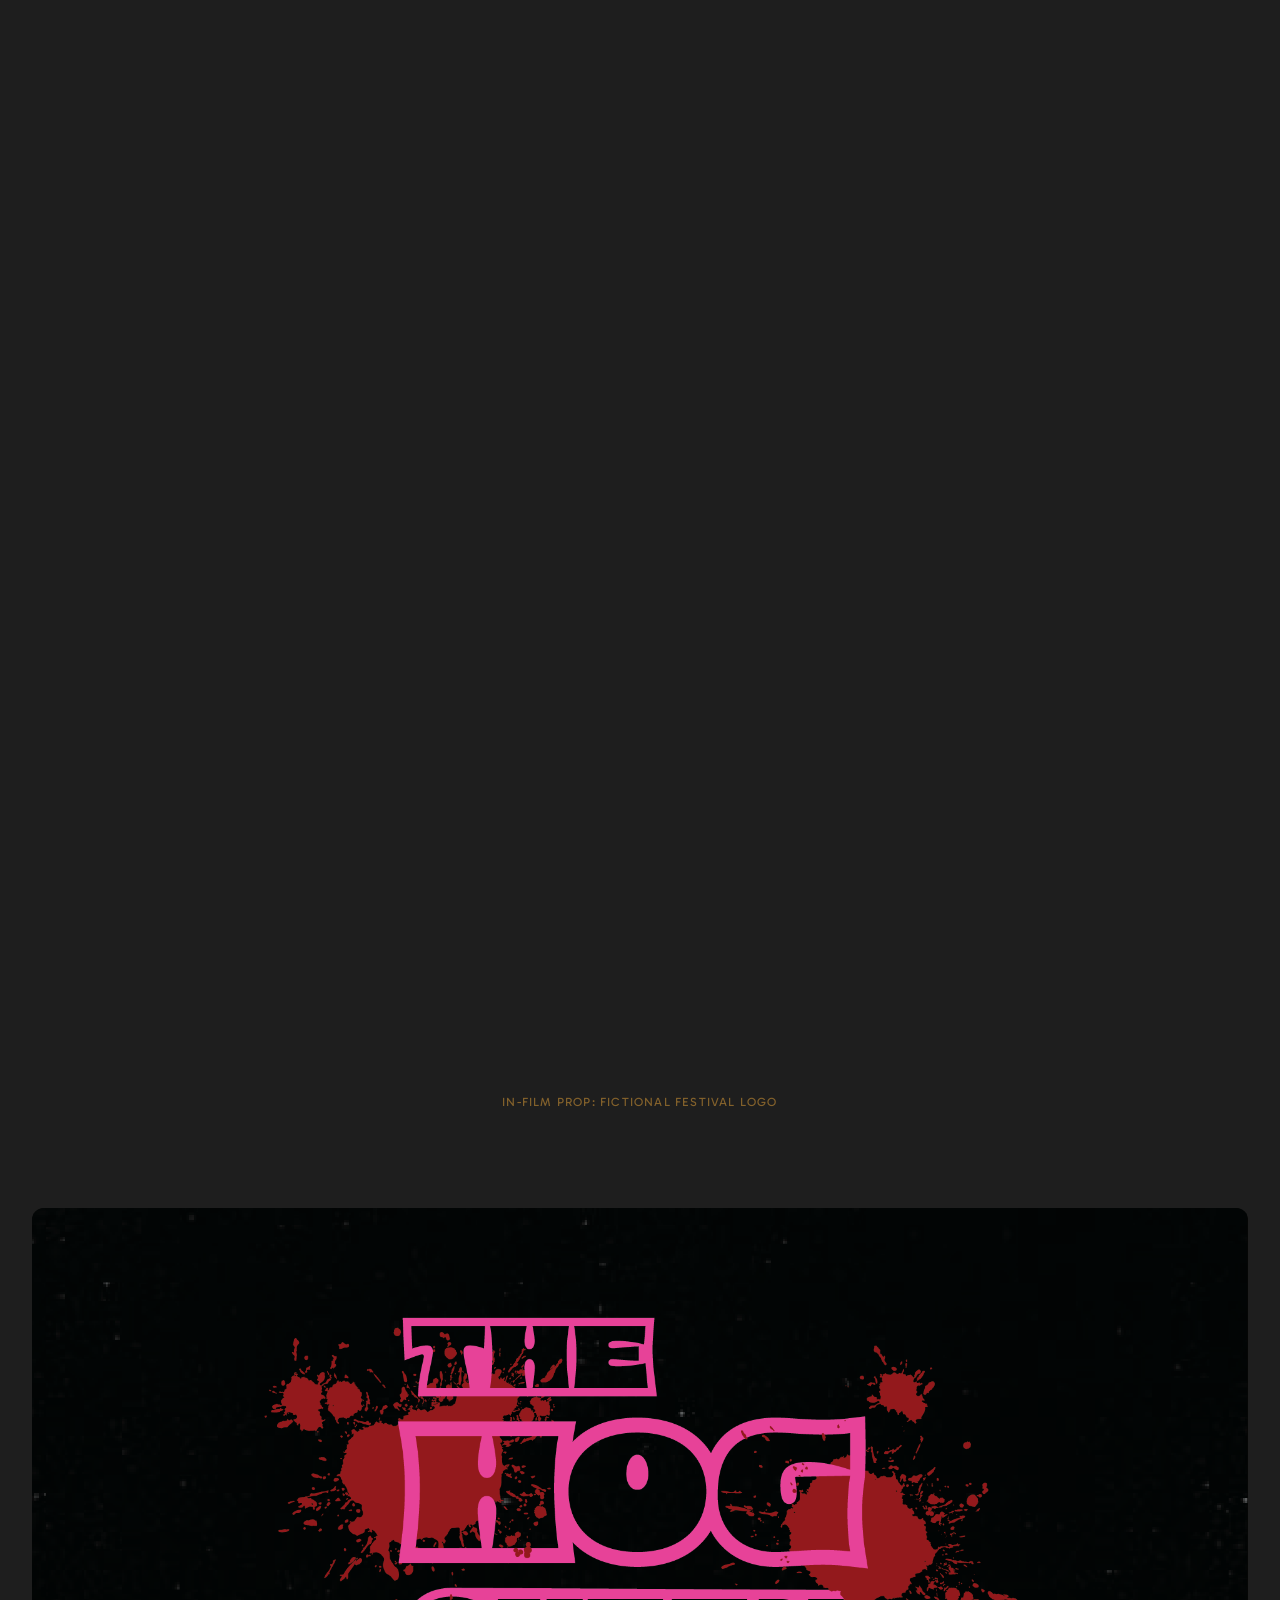
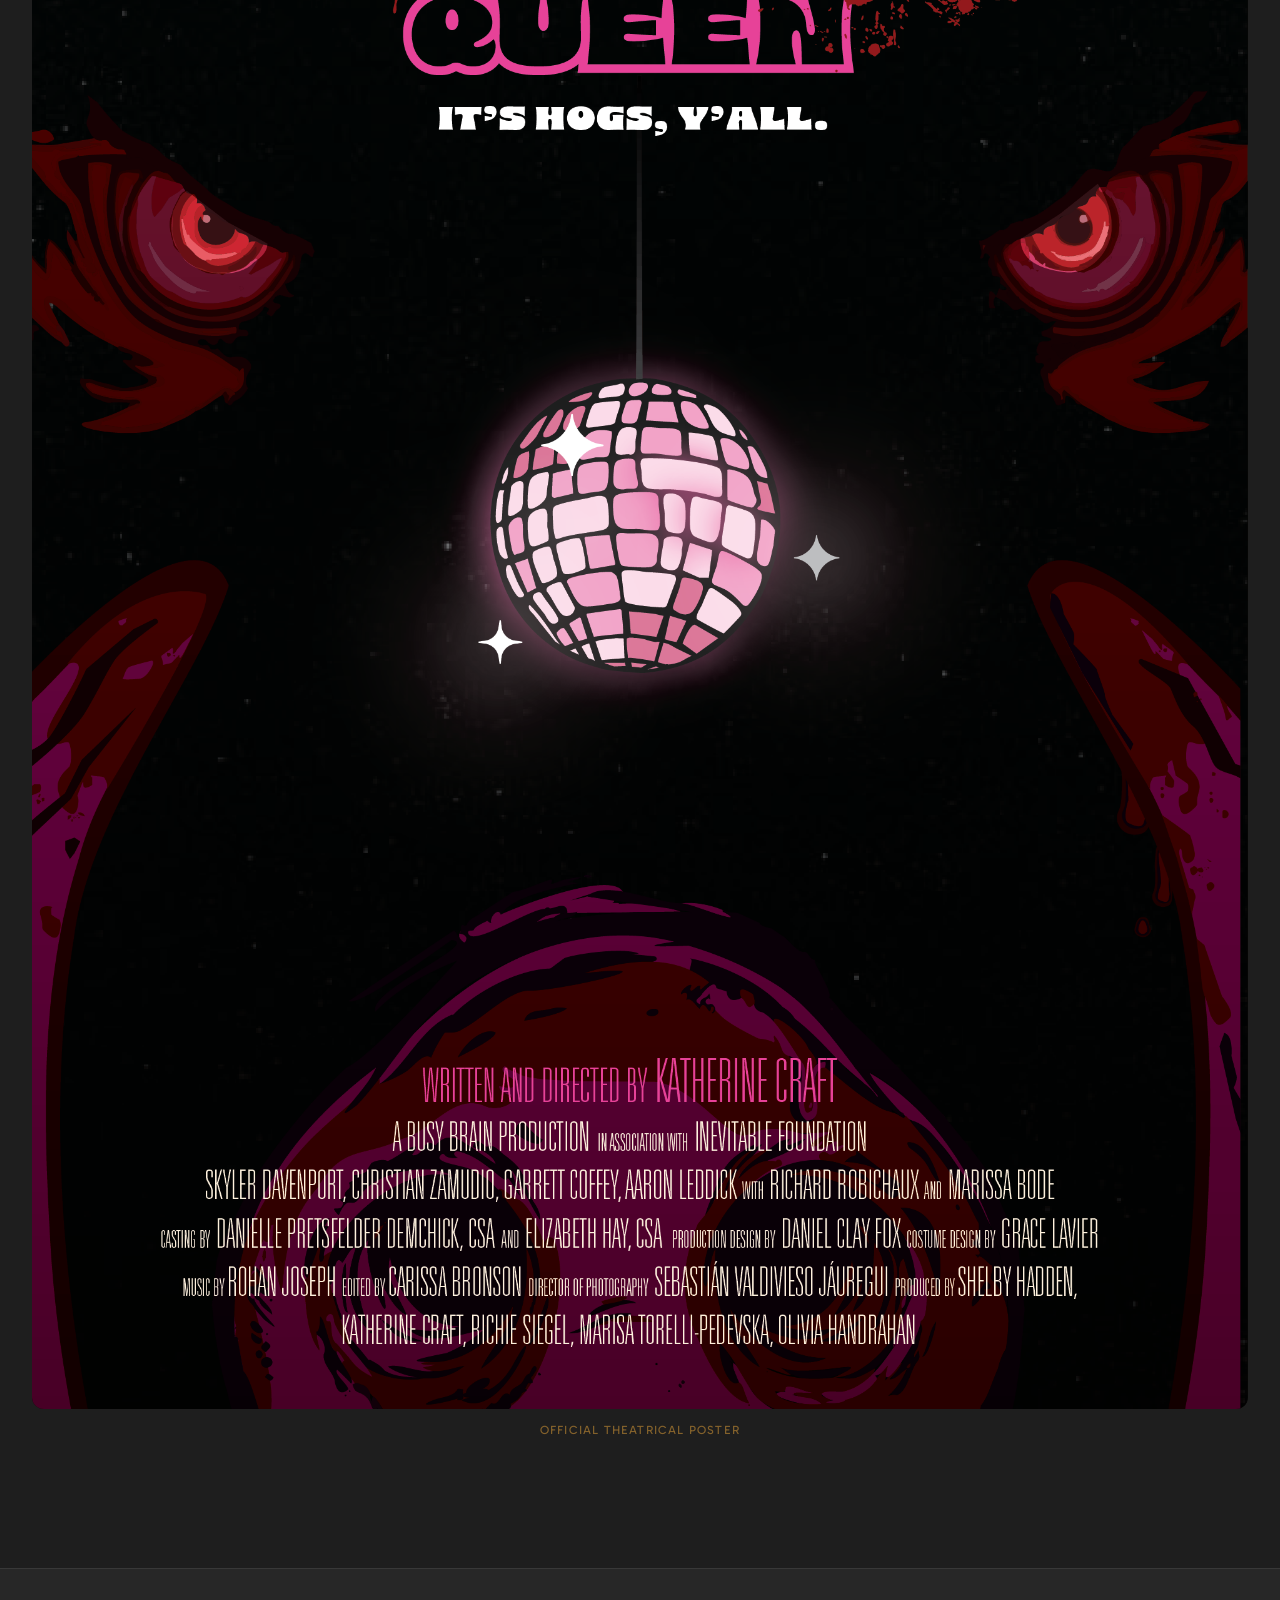
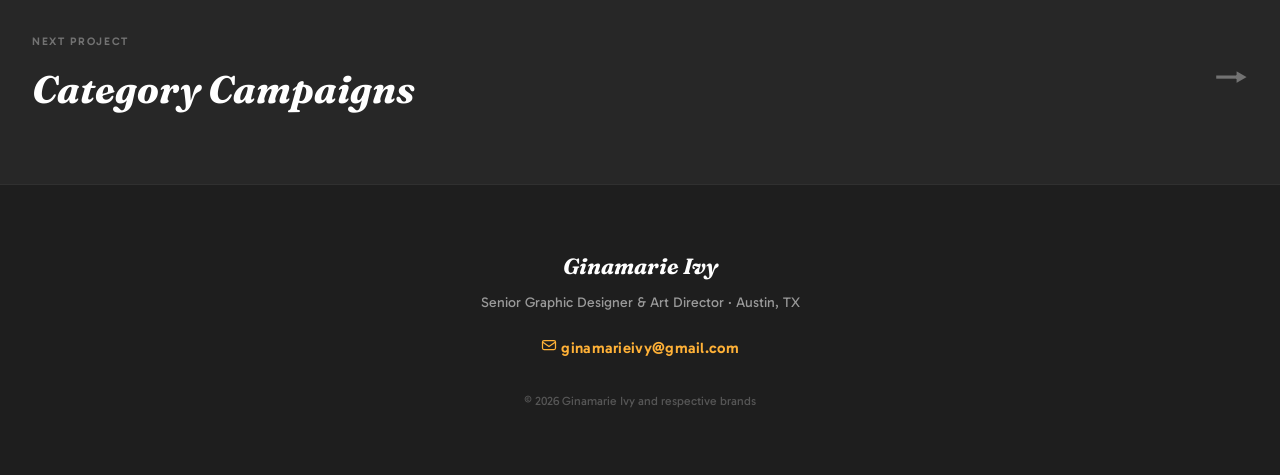
<file: hog-queen/index.html>
<!DOCTYPE html>
<html lang="en">
<head>
  <meta charset="UTF-8">
  <meta name="viewport" content="width=device-width, initial-scale=1.0">
  <title>The Hog Queen — Ginamarie Ivy</title>
  <meta name="description" content="The Hog Queen: Title design, end credits, pitch decks, print collateral, social assets, and movie poster for a short horror film screening at the Maryland Film Festival and Atlanta Horror Film Fest.">
  <link rel="stylesheet" href="../css/style.css">
  <link rel="icon" type="image/png" href="../images/favicon.png">
  <style>
    /* Hog Queen — dark, moody, horror-adjacent but still designer-clean */
    .cs-hero__bg-placeholder--hogqueen {
      background: linear-gradient(160deg, #0A0A08 0%, #1C1208 30%, #3B2000 65%, #1A0A00 100%);
    }

    .hq-festival-badge {
      display: inline-flex;
      align-items: center;
      gap: 0.5rem;
      background: rgba(255, 255, 255, 0.1);
      border: 1px solid rgba(255, 255, 255, 0.25);
      color: white;
      font-size: 0.6875rem;
      font-weight: 600;
      letter-spacing: 0.1em;
      text-transform: uppercase;
      padding: 0.5rem 1rem 0.3rem;
      border-radius: 100px;
      backdrop-filter: blur(8px);
      display: inline-flex;
      align-items: center;
      line-height: 1;
    }

    .hq-festival-badge--live {
      background: rgba(220, 38, 38, 0.2);
      border-color: rgba(220, 38, 38, 0.5);
      color: #FCA5A5;
    }

    .hq-festival-badge__dot {
      width: 6px;
      height: 6px;
      border-radius: 50%;
      background: #EF4444;
      animation: pulse-dot 1.5s ease-in-out infinite;
      flex-shrink: 0;
    }

    @keyframes pulse-dot {
      0%, 100% { opacity: 1; transform: scale(1); }
      50% { opacity: 0.5; transform: scale(0.7); }
    }

    .in-progress-banner {
      background: linear-gradient(135deg, #1C1208, #3B2000);
      border: 1px solid rgba(255, 180, 60, 0.3);
      border-radius: 12px;
      padding: 1.25rem 1.5rem;
      display: flex;
      align-items: flex-start;
      gap: 1rem;
      margin: var(--space-md) 0;
    }

    .in-progress-banner__icon {
      font-size: 1.5rem;
      flex-shrink: 0;
    }

    .in-progress-banner__text {
      font-size: 0.9375rem;
      color: rgba(255, 200, 100, 0.9);
      line-height: 1.6;
    }

    .in-progress-banner__label {
      font-size: 0.6875rem;
      font-weight: 600;
      letter-spacing: 0.1em;
      text-transform: uppercase;
      color: rgba(255, 180, 60, 0.7);
      margin-bottom: 0.25rem;
    }

    .gallery-placeholder {
      background: #1C1208;
      display: flex;
      align-items: center;
      justify-content: center;
      color: rgba(255, 200, 100, 0.25);
      font-size: 0.8125rem;
      letter-spacing: 0.05em;
      text-transform: uppercase;
      text-align: center;
      padding: 1.5rem;
    }

    .deliverable-card--hq {
      background: #0F0D08;
      border: 1px solid rgba(255, 180, 60, 0.15);
    }
    .deliverable-card--hq .deliverable-card__title {
      color: rgba(255, 200, 100, 0.9);
    }
    .deliverable-card--hq .deliverable-card__desc {
      color: rgba(255, 255, 255, 0.45);
    }

    /* Override cs-gallery background for this dark page */
    .cs-gallery {
      background: #0A0A08;
    }
    .cs-gallery__label {
      color: rgba(255, 255, 255, 0.35);
    }

    /* Moody dark treatment for body sections */
    .cs-body {
      background: var(--off-white);
    }
  </style>
</head>
<body>

  <!-- NAV -->
  <nav class="nav" id="nav">
    <div class="nav__inner">
      <a href="../index.html" class="nav__logo" aria-label="Back to home">
        <div class="nav__logo-mark">
          <img src="../images/favicon.png" alt="Ginamarie Ivy logo" style="width:100%;height:100%;object-fit:cover;border-radius:5px;">
        </div>
        <span>Ginamarie Ivy</span>
      </a>
      <ul class="nav__links">
        <li><a href="../index.html#work" class="nav__link">Work</a></li>
        <li><a href="../about.html" class="nav__link">About</a></li>
        <li><a href="#" class="nav__link nav__link--contact js-email-link">Contact</a></li>
      </ul>
    </div>
  </nav>

  <!-- HERO -->
  <header class="cs-hero" style="min-height: 80vh;">
    <picture>
      <source media="(max-width: 768px)" srcset="../images/heroes/hog-queen-hero-mobile.png">
      <img src="../images/heroes/hog-queen-hero.png" alt="The Hog Queen" class="cs-hero__bg" style="object-fit:cover;object-position:center;">
    </picture>
    <div class="cs-hero__overlay" style="background: linear-gradient(to top, rgba(0,0,0,0.92) 0%, rgba(0,0,0,0.4) 55%, rgba(0,0,0,0.6) 100%);"></div>
    <div class="cs-hero__content" style="max-width: var(--max-width); margin: 0 auto; width: 100%; padding: 0 var(--space-md);">
      <a href="../index.html#work" class="cs-hero__back">
        <span class="cs-hero__back-arrow">←</span>
        All Work
      </a>
      <div class="cs-hero__awards" style="flex-wrap: wrap; gap: 0.5rem;">
        <span class="hq-festival-badge">
          🎬 Short Horror Film
        </span>
        <span class="hq-festival-badge--live hq-festival-badge">
          <span class="hq-festival-badge__dot"></span>
          Screening Now — Atlanta Horror Fest 2026
        </span>
      </div>
      <p class="cs-hero__eyebrow" style="color: rgba(255,180,60,0.8);">Title Design · End Credits · All Promotional Assets</p>
      <h1 class="cs-hero__title">The Hog<br>Queen</h1>
    </div>
  </header>

  <!-- META -->
  <div class="cs-meta" style="background: #0F0D08; border-bottom-color: rgba(255,255,255,0.1);">
    <div class="cs-meta__inner">
      <div class="cs-meta__item">
        <p class="cs-meta__label" style="color: rgba(255,180,60,0.6);">Role</p>
        <p class="cs-meta__value" style="color: white;">Sole Graphic Designer</p>
      </div>
      <div class="cs-meta__item">
        <p class="cs-meta__label" style="color: rgba(255,180,60,0.6);">Film</p>
        <p class="cs-meta__value" style="color: white;">Dir. Katherine Craft · Prod. Shelby Hadden</p>
      </div>
      <div class="cs-meta__item">
        <p class="cs-meta__label" style="color: rgba(255,180,60,0.6);">Timeline</p>
        <p class="cs-meta__value" style="color: white;">Fall 2025 – Present</p>
      </div>
      <div class="cs-meta__item">
        <p class="cs-meta__label" style="color: rgba(255,180,60,0.6);">Status</p>
        <p class="cs-meta__value" style="color: #86efac;">● Complete</p>
      </div>
    </div>
  </div>

  <!-- BODY -->
  <div class="cs-body">

    <!-- The Film -->
    <div class="cs-section fade-up">
      <p class="cs-section__label">The Film</p>
      <div class="cs-section__content">
        <h3>A small-town Texas gay bar.<br>A drag show. Feral hogs.</h3>
        <p>
          When feral hogs attack a small-town Texas gay bar mid-drag show,
          a disgruntled bartender's plans to skip town get violently derailed — and everyone inside
          has to survive not just the hogs, but each other.
        </p>
        <p>
          It's irreverent, queer, genuinely scary, and shot through with dark humor — and the design
          language had to match every one of those registers at once.
        </p>
      </div>
    </div>

    <!-- Title logo -->
    <div class="cs-gallery__grid fade-up">
      <div class="cs-gallery__item" style="background: #0A0A08;">
        <img src="../images/hog-queen/THQ-Title-Design-Final.png" alt="The Hog Queen — title design">
      </div>
    </div>

    <!-- Design Challenge -->
    <div class="cs-section fade-up">
      <p class="cs-section__label">Design Challenge</p>
      <div class="cs-section__content">
        <h3>Horror meets queer joy meets<br>Texas grit — all in one visual language</h3>
        <p>
          The tonal challenge of <em>The Hog Queen</em> is also its greatest design opportunity: it's genuinely frightening, funny, queer, and Texan — all at the same time. The design couldn't lean too hard into any single register without losing the others.
        </p>
        <p>
          Working directly with the director, I developed a title treatment and visual system
          that feels tactile and handcrafted — like something you'd find stapled to a telephone pole
          in a small Texas town — while still having the polish expected of a film heading
          to festivals.
        </p>
        <p>
          Every deliverable, from the end credits to the screening handout, had to feel like it came
          from the same world as the film itself.
        </p>
      </div>
    </div>

    <!-- End credits -->
    <div class="cs-gallery__grid cs-gallery__grid--2col fade-up" style="margin-bottom: 0.5rem;">
      <div class="cs-gallery__item" style="background: #0A0A08;">
        <img src="../images/hog-queen/THQ-End-Credits-Final_01.png" alt="The Hog Queen — Written & Directed By Katherine Craft end credit">
      </div>
      <div class="cs-gallery__item" style="background: #0A0A08;">
        <img src="../images/hog-queen/THQ-End-Credits-Final_12.png" alt="The Hog Queen — Crew end credits">
      </div>
      <div class="cs-gallery__item" style="background: #0A0A08;">
        <img src="../images/hog-queen/THQ-End-Credits-Final_08.png" alt="The Hog Queen — end credits">
      </div>
      <div class="cs-gallery__item" style="background: #0A0A08;">
        <img src="../images/hog-queen/THQ-End-Credits-Final_10.png" alt="The Hog Queen — end credits">
      </div>
    </div>
    <p class="cs-caption">End Credits</p>

    <!-- My Role -->
    <div class="cs-section fade-up">
      <p class="cs-section__label">My Role</p>
      <div class="cs-section__content">
        <h3>Full design ownership,<br>from first frame to festival handout</h3>
        <p>
          As the sole graphic designer on the project, I've worked directly alongside the director and producer to build the visual identity of the film across every touchpoint — on screen, in print, and online.
        </p>

        <!-- Deliverables grid -->
        <div style="display: grid; grid-template-columns: repeat(2, 1fr); gap: 1rem; margin-top: var(--space-sm);">

          <div class="deliverable-card deliverable-card--hq" style="padding: 1.25rem; border-radius: 12px;">
            <p class="deliverable-card__title" style="font-weight: 500; font-size: 0.9375rem; color: var(--black); margin-bottom: 0.375rem;">Main Title Card</p>
            <p class="deliverable-card__desc" style="font-size: 0.8125rem; color: var(--gray-500); line-height: 1.5;">The title treatment that appears on screen — designed to set the film's tone from the first frame. Fall 2025.</p>
          </div>

          <div class="deliverable-card deliverable-card--hq" style="padding: 1.25rem; border-radius: 12px;">
            <p class="deliverable-card__title" style="font-weight: 500; font-size: 0.9375rem; color: var(--black); margin-bottom: 0.375rem;">End Credits</p>
            <p class="deliverable-card__desc" style="font-size: 0.8125rem; color: var(--gray-500); line-height: 1.5;">Full end credit sequence — typography, layout, and pacing designed to match the film's aesthetic. Fall 2025.</p>
          </div>

          <div class="deliverable-card deliverable-card--hq" style="padding: 1.25rem; border-radius: 12px;">
            <p class="deliverable-card__title" style="font-weight: 500; font-size: 0.9375rem; color: var(--black); margin-bottom: 0.375rem;">Festival Pitch Decks</p>
            <p class="deliverable-card__desc" style="font-size: 0.8125rem; color: var(--gray-500); line-height: 1.5;">Designed pitch materials for film festival submissions — visual storytelling built to get the film in the room. Feb 2026.</p>
          </div>

          <div class="deliverable-card deliverable-card--hq" style="padding: 1.25rem; border-radius: 12px;">
            <p class="deliverable-card__title" style="font-weight: 500; font-size: 0.9375rem; color: var(--black); margin-bottom: 0.375rem;">Screening Handout</p>
            <p class="deliverable-card__desc" style="font-size: 0.8125rem; color: var(--gray-500); line-height: 1.5;">Print collateral designed in black-and-white and distributed at the Austin friends-and-family screening. March 2026.</p>
          </div>

          <div class="deliverable-card deliverable-card--hq" style="padding: 1.25rem; border-radius: 12px;">
            <p class="deliverable-card__title" style="font-weight: 500; font-size: 0.9375rem; color: var(--black); margin-bottom: 0.375rem;">Social Media Assets</p>
            <p class="deliverable-card__desc" style="font-size: 0.8125rem; color: var(--gray-500); line-height: 1.5;">Campaign graphics for building audience ahead of festival screenings.</p>
          </div>

          <div class="deliverable-card deliverable-card--hq" style="padding: 1.25rem; border-radius: 12px;">
            <p class="deliverable-card__title" style="font-weight: 500; font-size: 0.9375rem; color: var(--black); margin-bottom: 0.375rem;">Movie Poster</p>
            <p class="deliverable-card__desc" style="font-size: 0.8125rem; color: var(--gray-500); line-height: 1.5;">The official theatrical poster — the face of the film at festivals and beyond.</p>
          </div>

        </div>
      </div>
    </div>

    <!-- Program -->
    <div class="cs-gallery__grid fade-up" style="margin-bottom: 0.5rem;">
      <div class="cs-gallery__item" style="background: #0A0A08;">
        <img src="../images/hog-queen/THQ-program.png" alt="The Hog Queen — program for Austin, TX private screening">
      </div>
    </div>
    <p class="cs-caption">Program for the Austin, TX Private Screening</p>

    <!-- Festival Circuit -->
    <div class="cs-section fade-up">
      <p class="cs-section__label">Festival Circuit</p>
      <div class="cs-section__content">
        <h3>From Austin living rooms<br>to the festival circuit</h3>
        <p>
          After a private friends-and-family screening in Austin, TX in early March 2026,
          <em>The Hog Queen</em> went on to screen at the <strong>Maryland Film Festival</strong> —
          one of the most respected regional film festivals in the country, known for championing
          bold independent voices.
        </p>
        <p>
          The film has since been selected for the <strong>Atlanta Horror Film Fest Queer Showcase</strong>
          2026, screening online at <a href="https://atlantahorrorfilmfest.com/online-films" target="_blank" rel="noopener" style="color: var(--amber);">atlantahorrorfilmfest.com</a>.
        </p>
      </div>
    </div>

    <!-- In-film prop logo -->
    <div class="cs-gallery__grid fade-up" style="margin-bottom: 0.5rem;">
      <div class="cs-gallery__item" style="background: #0A0A08;">
        <img src="../images/hog-queen/hog-fest-logo.png" alt="30th Annual Feral Hog Festival — in-film prop logo">
      </div>
    </div>
    <p class="cs-caption">In-film prop: fictional festival logo</p>

    <!-- Movie Poster -->
    <div class="cs-gallery__grid fade-up" style="margin-top: var(--space-xl); margin-bottom: 0.5rem;">
      <div class="cs-gallery__item" style="background: #0A0A08;">
        <img src="../images/hog-queen/thq-poster.png" alt="The Hog Queen — official theatrical poster">
      </div>
    </div>
    <p class="cs-caption">Official Theatrical Poster</p>

  </div>

  <!-- NEXT PROJECT -->
  <a href="../category-campaigns/index.html" class="cs-next">
    <div class="cs-next__inner">
      <div>
        <p class="cs-next__label">Next Project</p>
        <p class="cs-next__title">Category Campaigns</p>
      </div>
      <span class="cs-next__arrow">→</span>
    </div>
  </a>

  <!-- FOOTER -->
  <footer class="footer">
    <div class="footer__inner">
      <div class="footer__left">
        <p class="footer__name">Ginamarie Ivy</p>
        <p class="footer__tagline">Senior Graphic Designer &amp; Art Director · Austin, TX</p>
      </div>
      <div class="footer__right">
        <a href="#" class="footer__email js-email-link">
          <svg width="16" height="16" viewBox="0 0 16 16" fill="none" aria-hidden="true">
            <rect x="1.5" y="3.5" width="13" height="9" rx="1.5" stroke="currentColor" stroke-width="1.25"/>
            <path d="M1.5 5L8 9.5 14.5 5" stroke="currentColor" stroke-width="1.25"/>
          </svg>
          <span class="js-email-text"></span>
        </a>
        <p class="footer__copy">© 2026 Ginamarie Ivy and respective brands</p>
      </div>
    </div>
  </footer>

  <script src="../js/main.js"></script>
  <script data-goatcounter="https://ginamariei.goatcounter.com/count" async src="//gc.zgo.at/count.js"></script>
</body>
</html>
</file>
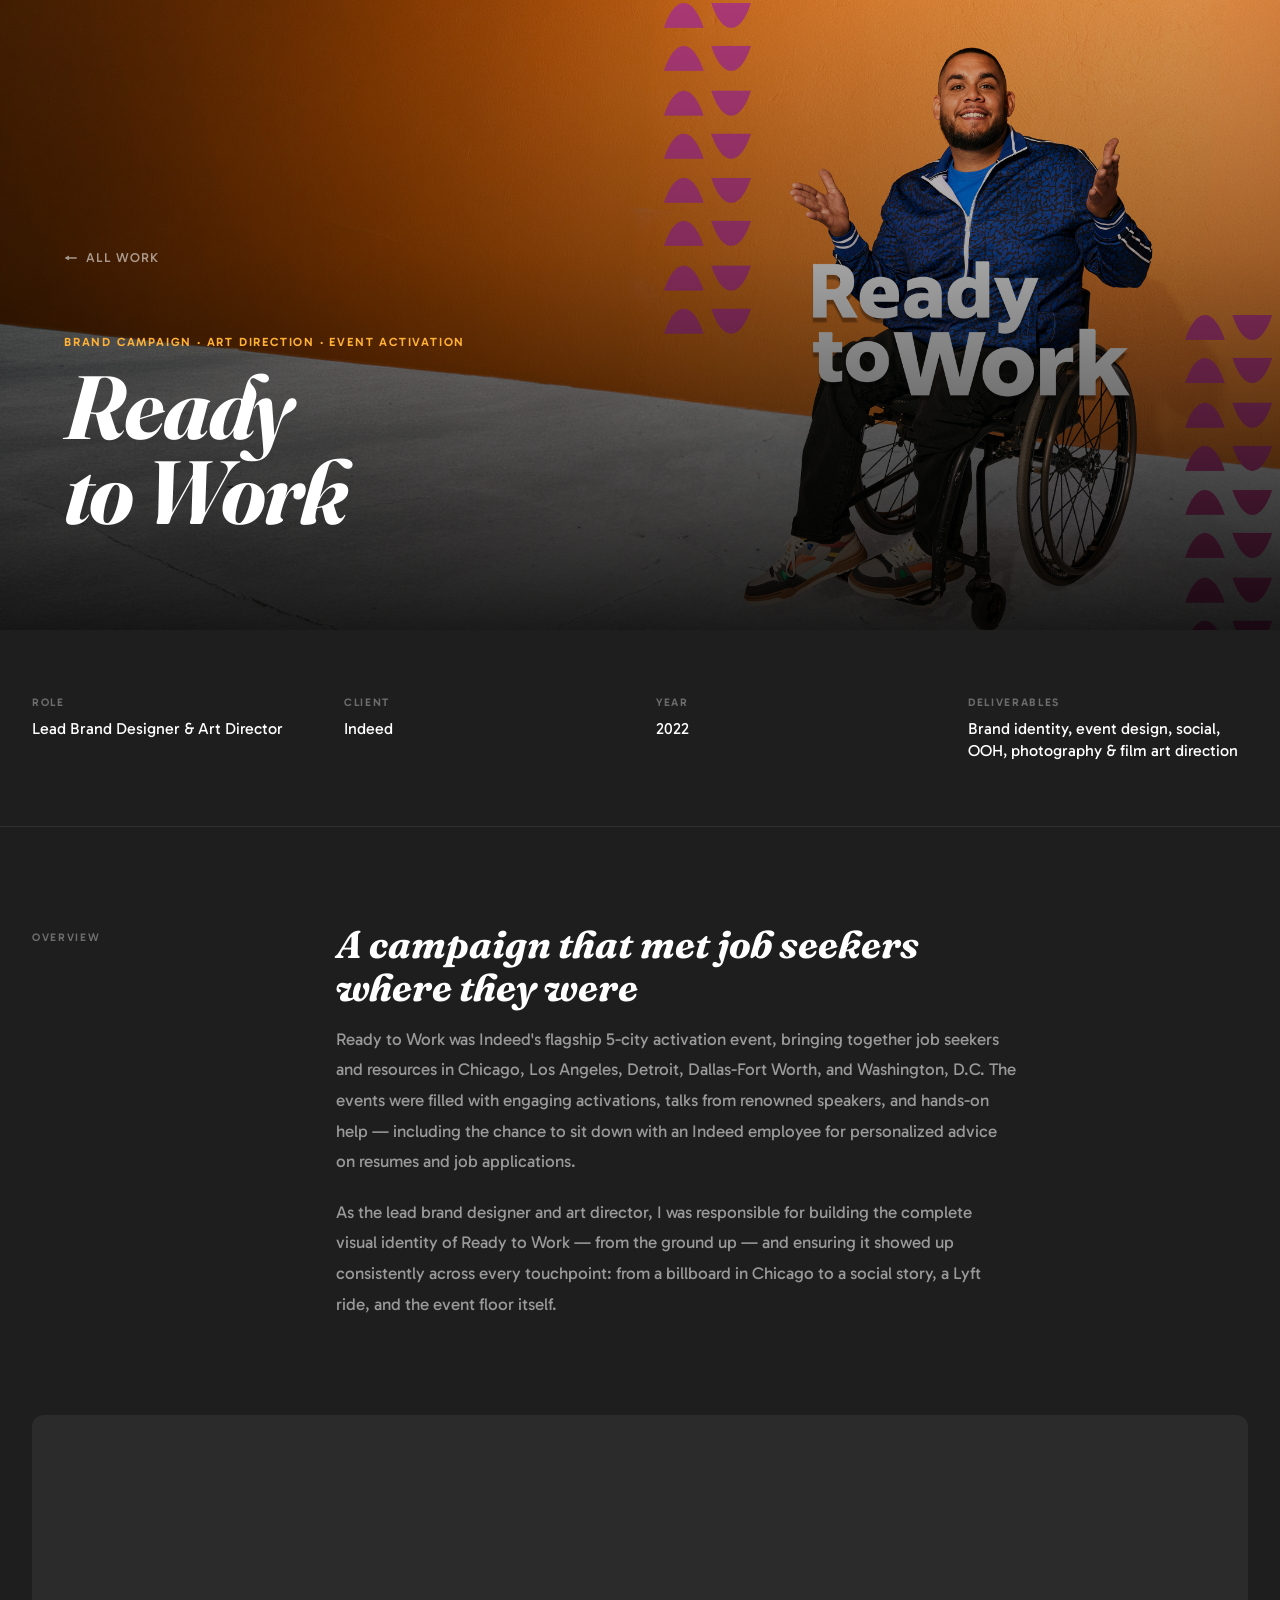
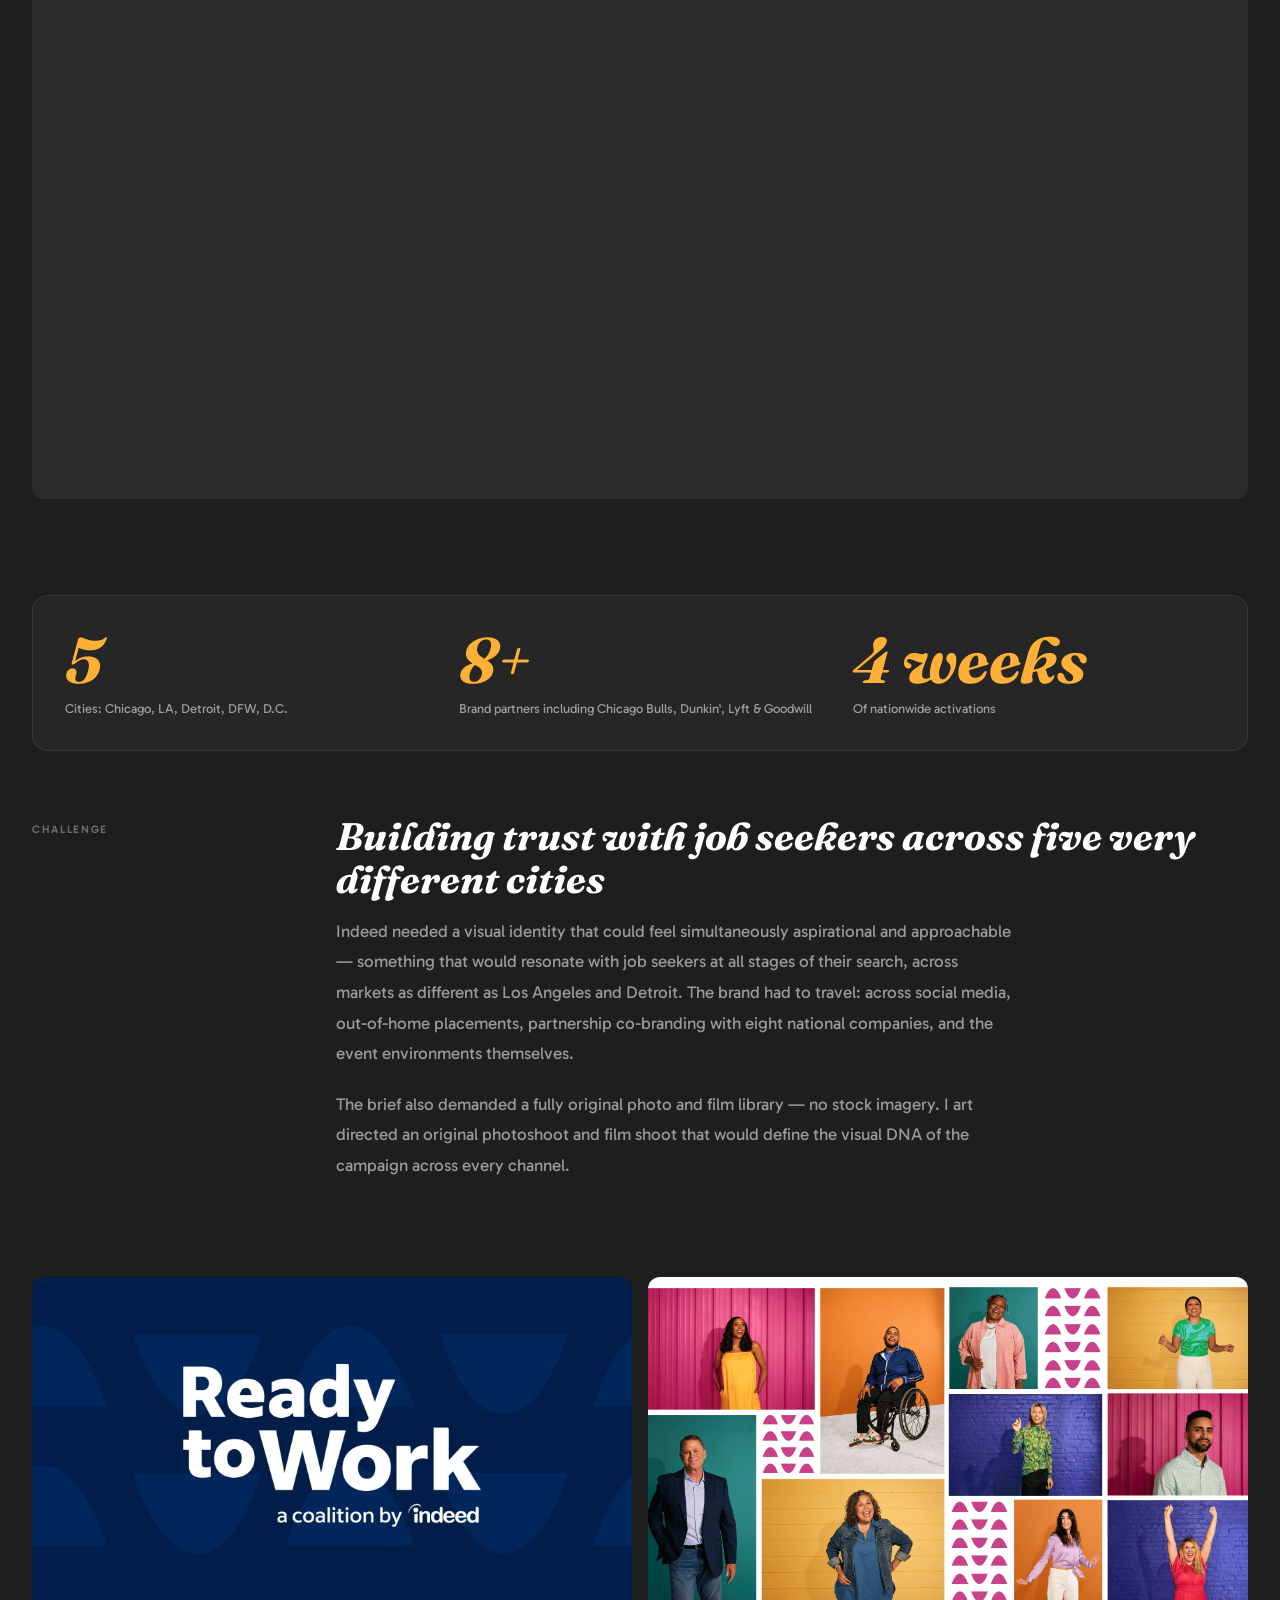
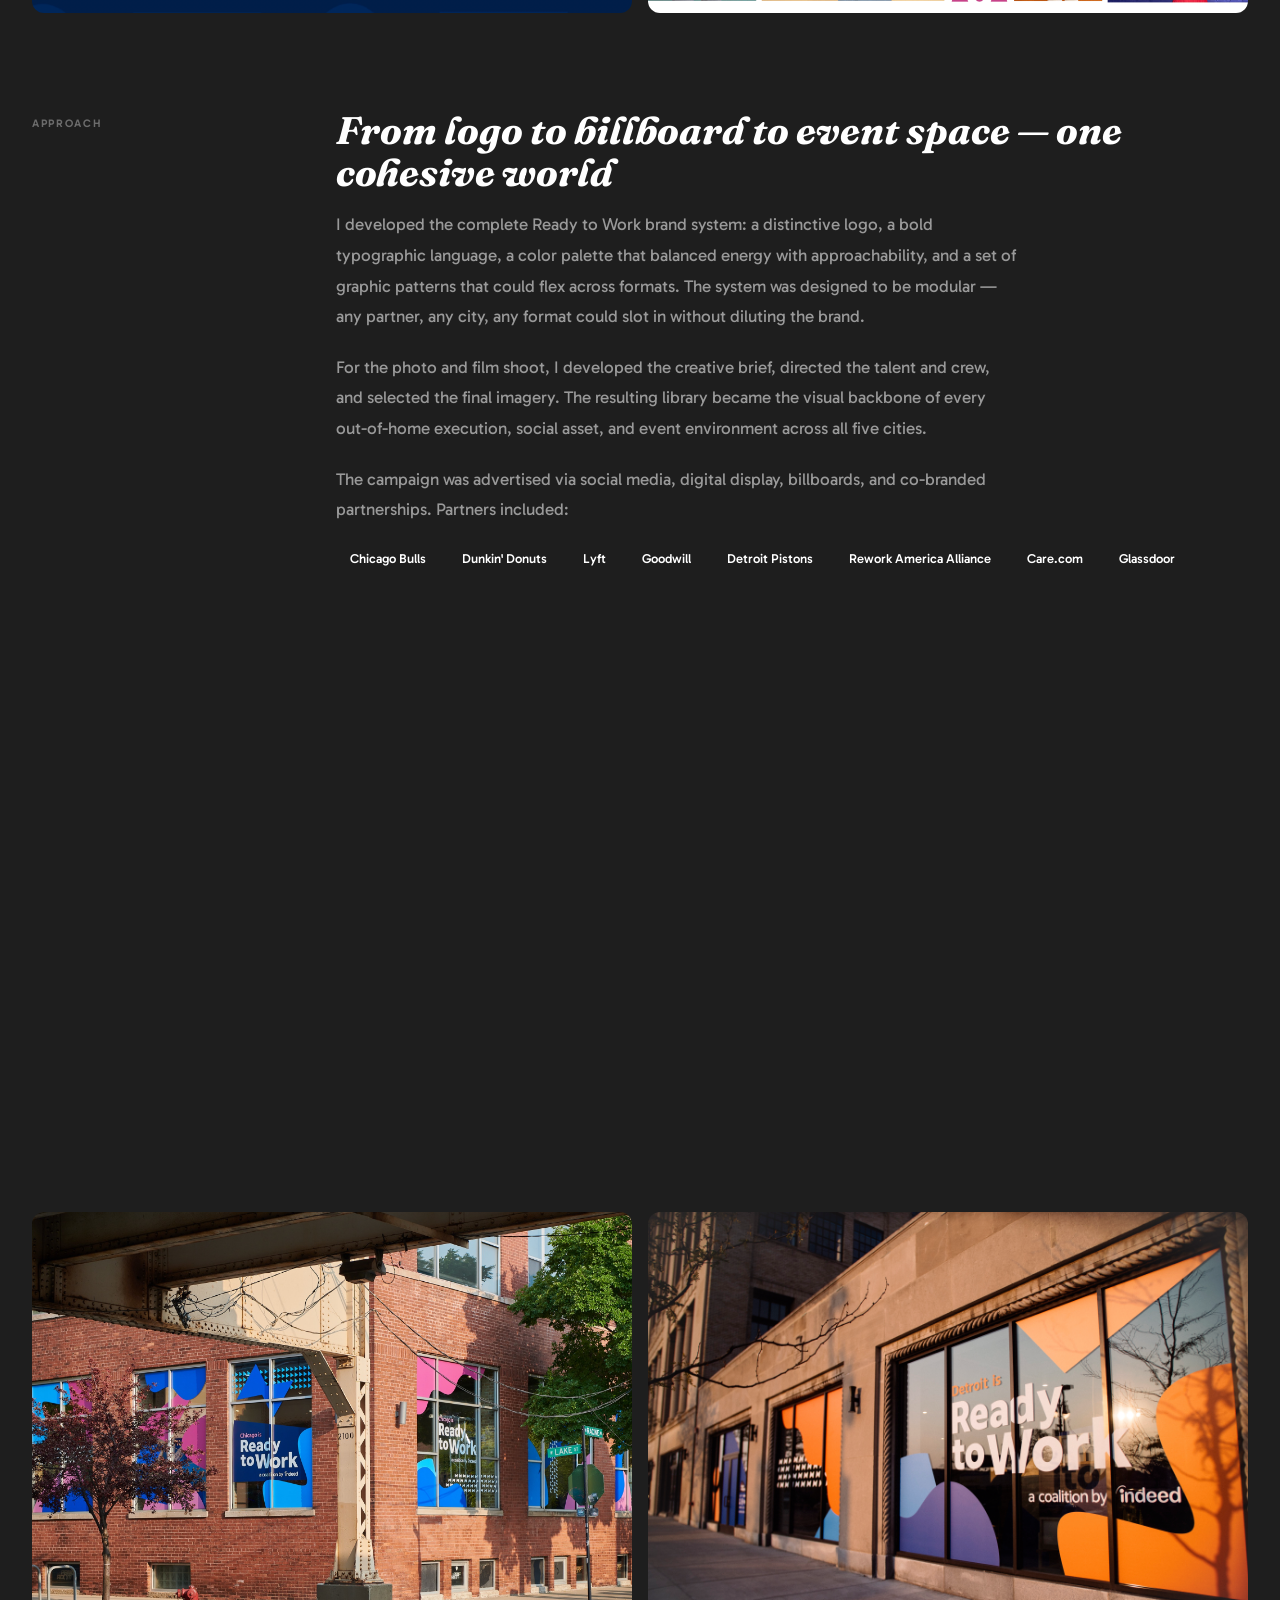
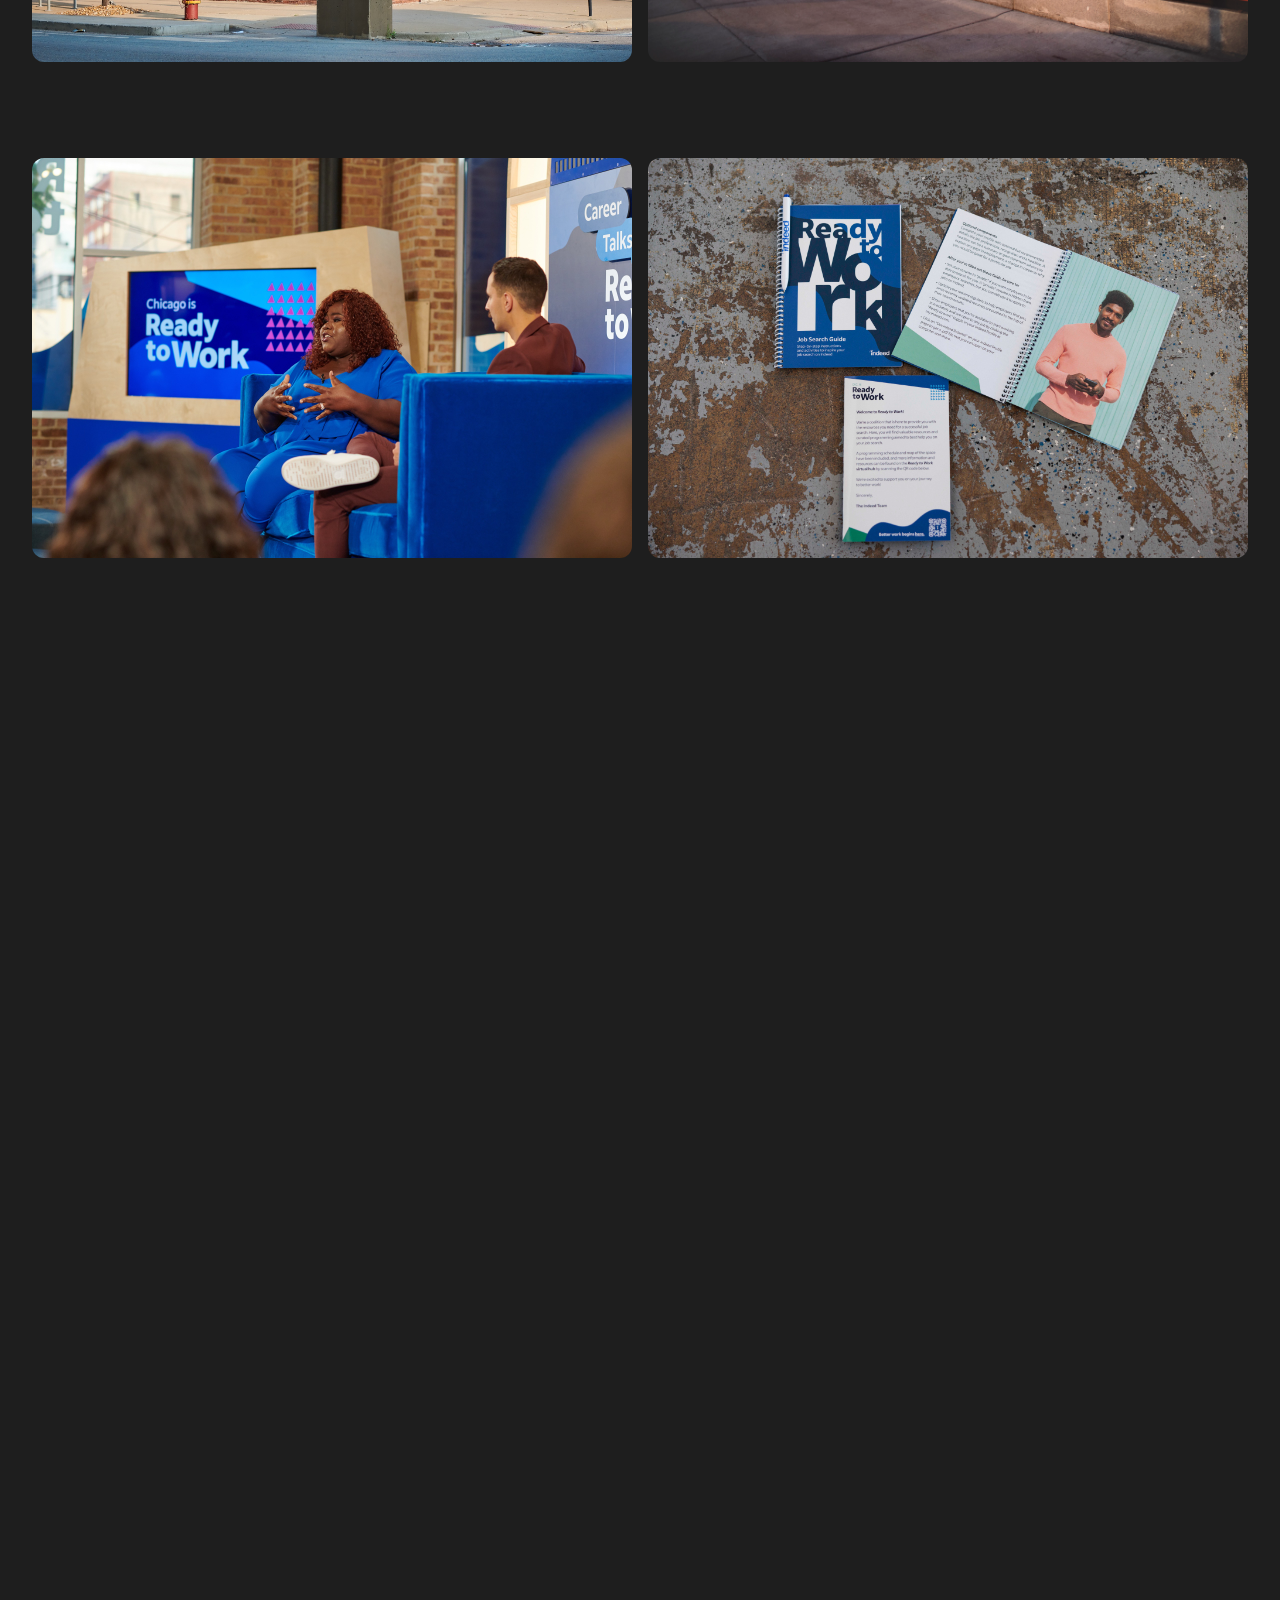
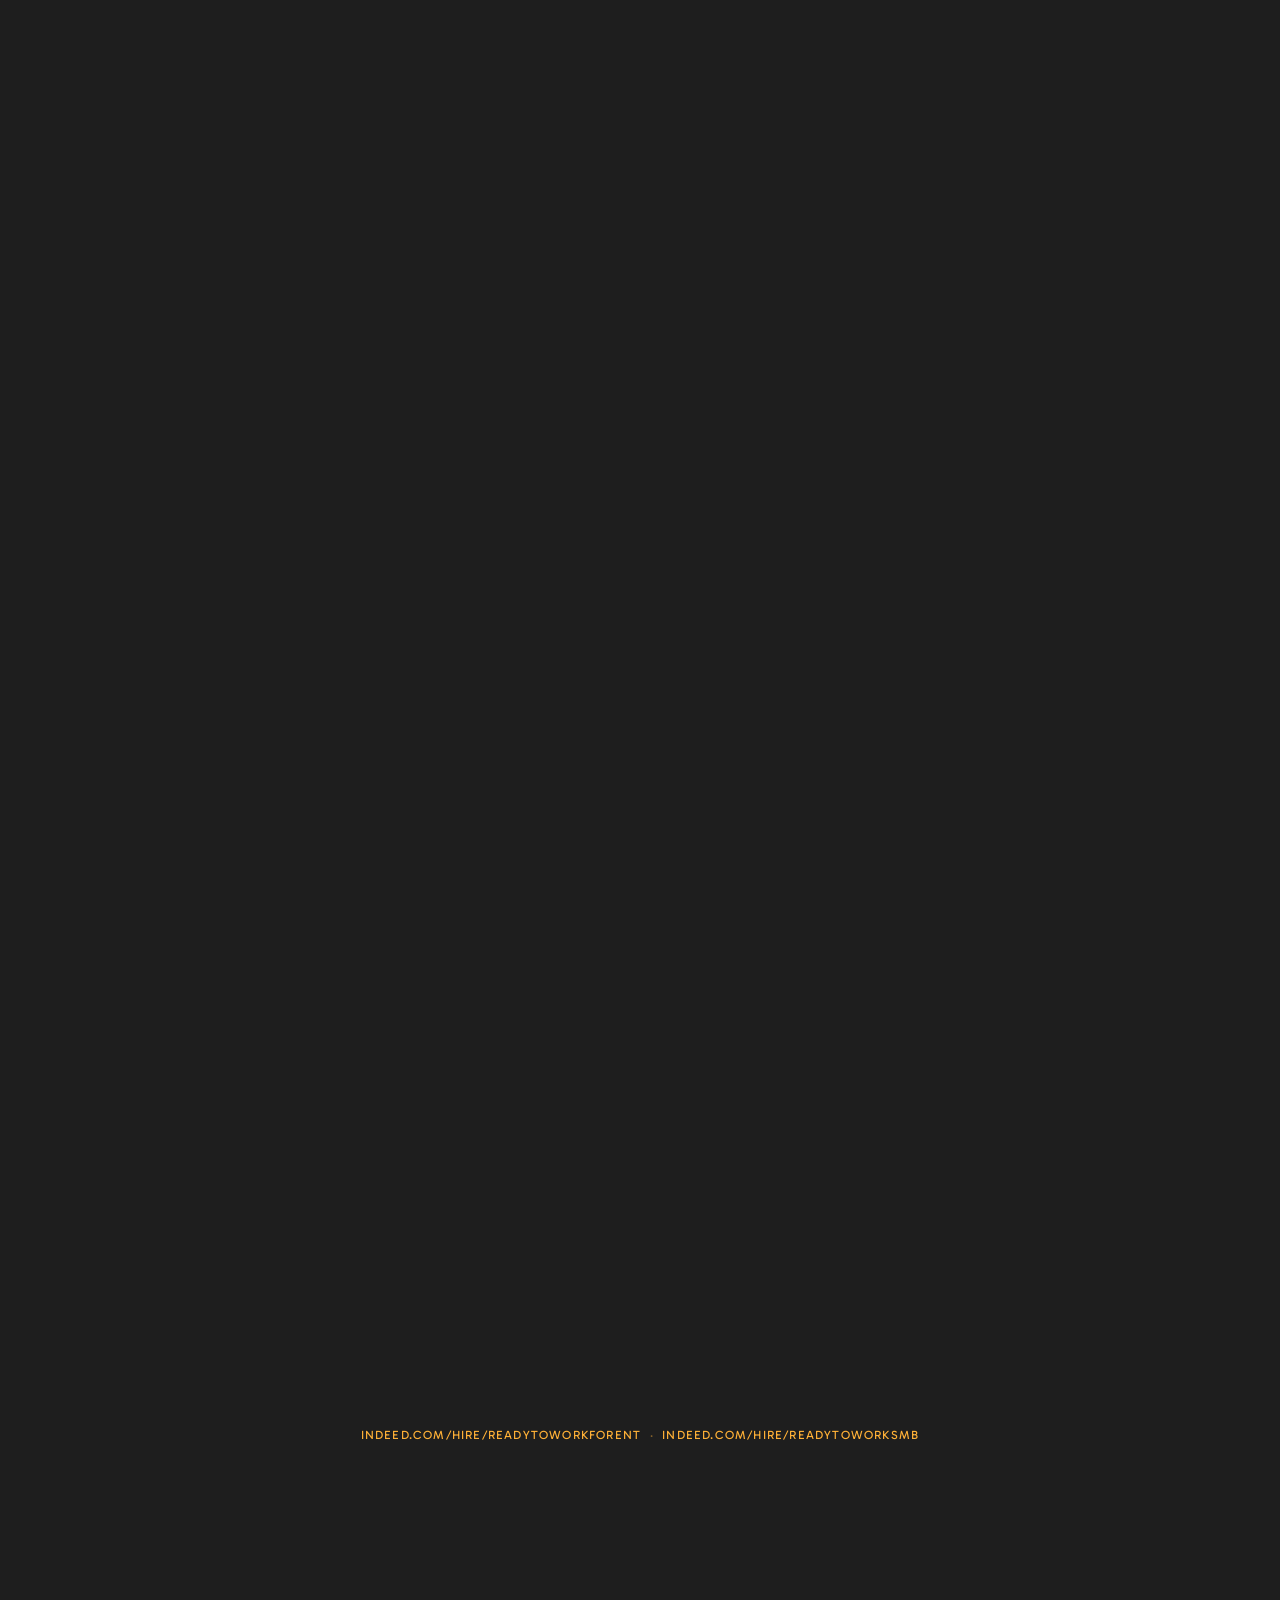
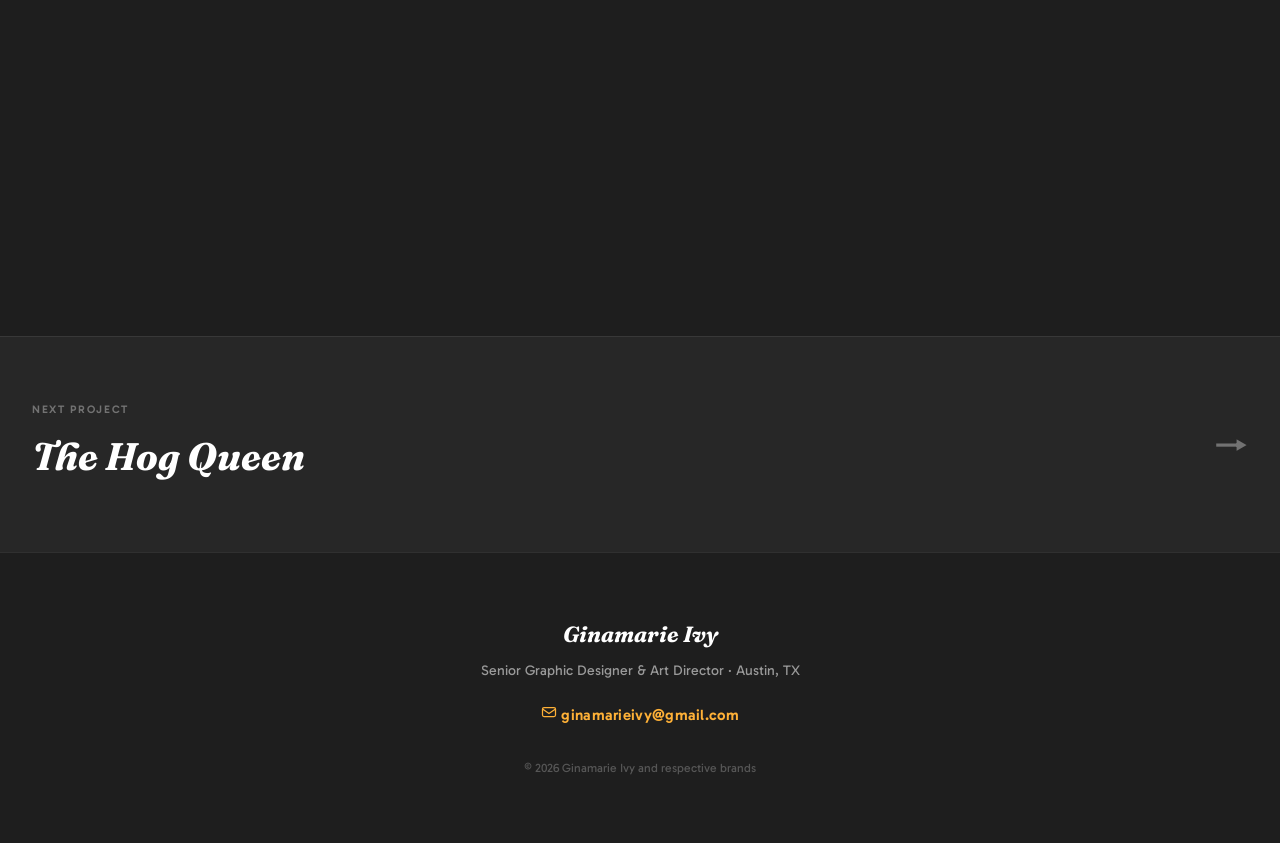
<file: rtw/index.html>
<!DOCTYPE html>
<html lang="en">
<head>
  <meta charset="UTF-8">
  <meta name="viewport" content="width=device-width, initial-scale=1.0">
  <title>Ready to Work — Ginamarie Ivy</title>
  <meta name="description" content="Ready to Work: A 5-city brand activation campaign by Ginamarie Ivy for Indeed.">
  <link rel="stylesheet" href="../css/style.css">
  <link rel="icon" type="image/png" href="../images/favicon.png">
  <style>
    .cs-hero__bg-placeholder--rtw {
      background: linear-gradient(135deg, #1A1640 0%, #2D2880 40%, #4840A3 80%, #6B65C8 100%);
    }
    .gallery-placeholder {
      background: #2a1050;
      display: flex;
      align-items: center;
      justify-content: center;
      color: rgba(255,255,255,0.25);
      font-size: 0.875rem;
      letter-spacing: 0.05em;
      text-transform: uppercase;
    }
    .partner-logos {
      display: flex;
      flex-wrap: wrap;
      gap: 0.5rem;
      margin-top: var(--space-sm);
    }
    .partner-tag {
      font-size: 0.8125rem;
      padding: 0.45rem 0.875rem 0.3rem;
      border-radius: 100px;
      background: var(--purple-100);
      color: var(--purple-800);
      font-weight: 500;
      display: inline-flex;
      align-items: center;
      line-height: 1;
    }
  </style>
</head>
<body>

  <!-- NAV -->
  <nav class="nav" id="nav">
    <div class="nav__inner">
      <a href="../index.html" class="nav__logo" aria-label="Back to home">
        <div class="nav__logo-mark"><img src="../images/favicon.png" alt="Ginamarie Ivy logo" style="width:100%;height:100%;object-fit:cover;border-radius:5px;"></div>
        <span>Ginamarie Ivy</span>
      </a>
      <ul class="nav__links">
        <li><a href="../index.html#work" class="nav__link">Work</a></li>
        <li><a href="../about.html" class="nav__link">About</a></li>
        <li><a href="#" class="nav__link nav__link--contact js-email-link">Contact</a></li>
      </ul>
    </div>
  </nav>

  <!-- HERO -->
  <header class="cs-hero">
    <picture>
      <source media="(max-width: 768px)" srcset="../images/heroes/rtw-hero-mobile.png">
      <img src="../images/heroes/rtw-hero.png" alt="Ready to Work" class="cs-hero__bg" style="object-fit:cover;object-position:center;">
    </picture>
    <div class="cs-hero__overlay" aria-hidden="true"></div>
    <div class="cs-hero__content" style="max-width: var(--max-width); margin: 0 auto; width: 100%; padding: 0 var(--space-md);">
      <a href="../index.html#work" class="cs-hero__back">
        <span class="cs-hero__back-arrow">←</span>
        All Work
      </a>
      <p class="cs-hero__eyebrow">Brand Campaign · Art Direction · Event Activation</p>
      <h1 class="cs-hero__title">Ready<br>to Work</h1>
    </div>
  </header>

  <!-- META -->
  <div class="cs-meta">
    <div class="cs-meta__inner">
      <div class="cs-meta__item">
        <p class="cs-meta__label">Role</p>
        <p class="cs-meta__value">Lead Brand Designer &amp; Art Director</p>
      </div>
      <div class="cs-meta__item">
        <p class="cs-meta__label">Client</p>
        <p class="cs-meta__value">Indeed</p>
      </div>
      <div class="cs-meta__item">
        <p class="cs-meta__label">Year</p>
        <p class="cs-meta__value">2022</p>
      </div>
      <div class="cs-meta__item">
        <p class="cs-meta__label">Deliverables</p>
        <p class="cs-meta__value">Brand identity, event design, social, OOH, photography &amp; film art direction</p>
      </div>
    </div>
  </div>

  <!-- BODY -->
  <div class="cs-body">

    <!-- Overview -->
    <div class="cs-section fade-up">
      <p class="cs-section__label">Overview</p>
      <div class="cs-section__content">
        <h3>A campaign that met job seekers<br>where they were</h3>
        <p>
          Ready to Work was Indeed's flagship 5-city activation event, bringing together job seekers
          and resources in Chicago, Los Angeles, Detroit, Dallas-Fort Worth, and Washington, D.C. The
          events were filled with engaging activations, talks from renowned speakers, and hands-on
          help — including the chance to sit down with an Indeed employee for personalized advice on
          resumes and job applications.
        </p>
        <p>
          As the lead brand designer and art director, I was responsible for building the complete visual
          identity of Ready to Work — from the ground up — and ensuring it showed up consistently across
          every touchpoint: from a billboard in Chicago to a social story, a Lyft ride, and the event
          floor itself.
        </p>
      </div>
    </div>

    <!-- RTW Video -->
    <div class="cs-gallery__grid fade-up">
      <div class="cs-gallery__item" style="overflow:visible;">
        <div style="padding:56.25% 0 0 0; position:relative;">
          <iframe src="https://player.vimeo.com/video/1188846942?badge=0&amp;autopause=0&amp;player_id=0&amp;app_id=58479" frameborder="0" allow="autoplay; fullscreen; picture-in-picture; clipboard-write; encrypted-media; web-share" referrerpolicy="strict-origin-when-cross-origin" style="position:absolute;top:0;left:0;width:100%;height:100%;" title="Ready to Work campaign video"></iframe>
        </div>
      </div>
    </div>

    <!-- Stats -->
    <div class="cs-stats fade-up">
      <div>
        <p class="cs-stat__number">5</p>
        <p class="cs-stat__label">Cities: Chicago, LA, Detroit, DFW, D.C.</p>
      </div>
      <div>
        <p class="cs-stat__number">8+</p>
        <p class="cs-stat__label">Brand partners including Chicago Bulls, Dunkin', Lyft &amp; Goodwill</p>
      </div>
      <div>
        <p class="cs-stat__number">4 weeks</p>
        <p class="cs-stat__label">Of nationwide activations</p>
      </div>
    </div>

    <!-- Challenge -->
    <div class="cs-section fade-up">
      <p class="cs-section__label">Challenge</p>
      <div class="cs-section__content">
        <h3>Building trust with job seekers across five very different cities</h3>
        <p>
          Indeed needed a visual identity that could feel simultaneously aspirational and approachable
          — something that would resonate with job seekers at all stages of their search, across
          markets as different as Los Angeles and Detroit. The brand had to travel: across social
          media, out-of-home placements, partnership co-branding with eight national companies, and
          the event environments themselves.
        </p>
        <p>
          The brief also demanded a fully original photo and film library — no stock imagery. I
          art directed an original photoshoot and film shoot that would define the visual DNA of
          the campaign across every channel.
        </p>
      </div>
    </div>

    <!-- Brand identity -->
    <div class="cs-gallery__grid cs-gallery__grid--2col fade-up">
      <div class="cs-gallery__item">
        <img src="../images/rtw/rtw-logo-patterned-background.png" alt="Ready to Work logo on patterned background">
      </div>
      <div class="cs-gallery__item">
        <img src="../images/rtw/rtw-cast-photoshoot.png" alt="RTW art directed photoshoot">
      </div>
    </div>

    <!-- Approach -->
    <div class="cs-section fade-up">
      <p class="cs-section__label">Approach</p>
      <div class="cs-section__content">
        <h3>From logo to billboard to event space — one cohesive world</h3>
        <p>
          I developed the complete Ready to Work brand system: a distinctive logo, a bold typographic
          language, a color palette that balanced energy with approachability, and a set of graphic
          patterns that could flex across formats. The system was designed to be modular — any partner,
          any city, any format could slot in without diluting the brand.
        </p>
        <p>
          For the photo and film shoot, I developed the creative brief, directed the talent and crew,
          and selected the final imagery. The resulting library became the visual backbone of every
          out-of-home execution, social asset, and event environment across all five cities.
        </p>
        <p>
          The campaign was advertised via social media, digital display, billboards, and
          co-branded partnerships. Partners included:
        </p>
        <div class="partner-logos">
          <span class="partner-tag">Chicago Bulls</span>
          <span class="partner-tag">Dunkin' Donuts</span>
          <span class="partner-tag">Lyft</span>
          <span class="partner-tag">Goodwill</span>
          <span class="partner-tag">Detroit Pistons</span>
          <span class="partner-tag">Rework America Alliance</span>
          <span class="partner-tag">Care.com</span>
          <span class="partner-tag">Glassdoor</span>
        </div>
      </div>
    </div>

    <!-- Event space -->
    <div class="cs-gallery__grid cs-gallery__grid--2col fade-up">
      <div class="cs-gallery__item">
        <img src="../images/rtw/rtw-billboard-los-angeles.jpg" alt="Ready to Work billboard in Los Angeles">
      </div>
      <div class="cs-gallery__item">
        <img src="../images/rtw/rtw-wheat-pasted-posters.png" alt="RTW wheat-pasted posters">
      </div>
    </div>
    <div class="cs-gallery__grid cs-gallery__grid--2col fade-up">
      <div class="cs-gallery__item">
        <img src="../images/rtw/rtw-event-grc.jpg" alt="Ready to Work event">
      </div>
      <div class="cs-gallery__item">
        <img src="../images/rtw/rtw-detroit-event.jpg" alt="Ready to Work Detroit event">
      </div>
    </div>
    <div class="cs-gallery__grid cs-gallery__grid--2col fade-up">
      <div class="cs-gallery__item">
        <img src="../images/rtw/rtw-gabourey-sidibe-chicago.jpg" alt="Gabourey Sidibe speaking at RTW Chicago">
      </div>
      <div class="cs-gallery__item">
        <img src="../images/rtw/rtw-dc-event.jpg" alt="Ready to Work D.C. event">
      </div>
    </div>

    <!-- Social -->
    <div class="cs-gallery__grid fade-up">
      <div class="cs-gallery__item">
        <img src="../images/rtw/rtw-social.png" alt="Ready to Work social media assets">
      </div>
    </div>

    <!-- Outcome -->
    <div class="cs-section fade-up">
      <p class="cs-section__label">Outcome</p>
      <div class="cs-section__content">
        <h3>A campaign that reached across the country</h3>
        <p>
          Ready to Work successfully reached thousands of job seekers across five major U.S. markets,
          generating meaningful engagement through both the live event experience and the broader
          media program.
        </p>
        <p>
          The brand system proved durable and flexible, supporting eight co-branded partnerships
          simultaneously while remaining unmistakably its own identity.
        </p>
        <p>
          <a href="https://www.indeed.com/news/releases/indeed-announces-ready-to-work-program-to-connect-50000-job-seekers-with-employers-looking-to-hire-now" target="_blank" rel="noopener" style="color: var(--amber);">Read the official Indeed press release →</a>
        </p>
      </div>
    </div>

    <!-- Final images -->
    <div class="cs-gallery__grid fade-up" style="margin-bottom: 0.5rem;">
      <div class="cs-gallery__item">
        <img src="../images/rtw/rtw-landing-pages.png" alt="RTW landing pages">
      </div>
    </div>
    <p class="cs-caption">
      <a href="https://www.indeed.com/hire/readytoworkforent" target="_blank" rel="noopener" style="color: var(--amber);">indeed.com/hire/readytoworkforent</a>
      &nbsp;·&nbsp;
      <a href="https://www.indeed.com/hire/readytoworksmb" target="_blank" rel="noopener" style="color: var(--amber);">indeed.com/hire/readytoworksmb</a>
    </p>

    <!-- Credits -->
    <div class="cs-section fade-up">
      <p class="cs-section__label">Credits</p>
      <div class="cs-section__content">
        <dl class="cs-credits">
          <dt>Group Creative Director</dt><dd>TJ Walthall</dd>
          <dt>Creative Director</dt><dd>Alex McAreavey</dd>
          <dt>Lead Graphic Designer</dt><dd>Ginamarie Ivy</dd>
          <dt>Graphic Designers</dt><dd>John Bosco, Cate Jarrett, Ryan Sawyer</dd>
          <dt>Copywriters</dt><dd>Danny Scheyer and Evan Neuhoff</dd>
          <dt>Motion Designers</dt><dd>Matt Stewart</dd>
          <dt>Videographers</dt><dd>Zach Honea and Whitney Angstadt</dd>
          <dt>Account Executives</dt><dd>Mandy Atkinson and Shelby Gammons</dd>
          <dt>Photographer</dt><dd>Mackenzie Smith Kelley</dd>
        </dl>
      </div>
    </div>

  </div>

  <!-- NEXT PROJECT -->
  <a href="../hog-queen/index.html" class="cs-next">
    <div class="cs-next__inner">
      <div>
        <p class="cs-next__label">Next Project</p>
        <p class="cs-next__title">The Hog Queen</p>
      </div>
      <span class="cs-next__arrow">→</span>
    </div>
  </a>

  <!-- FOOTER -->
  <footer class="footer">
    <div class="footer__inner">
      <div class="footer__left">
        <p class="footer__name">Ginamarie Ivy</p>
        <p class="footer__tagline">Senior Graphic Designer &amp; Art Director · Austin, TX</p>
      </div>
      <div class="footer__right">
        <a href="#" class="footer__email js-email-link">
          <svg width="16" height="16" viewBox="0 0 16 16" fill="none" aria-hidden="true">
            <rect x="1.5" y="3.5" width="13" height="9" rx="1.5" stroke="currentColor" stroke-width="1.25"/>
            <path d="M1.5 5L8 9.5 14.5 5" stroke="currentColor" stroke-width="1.25"/>
          </svg>
          <span class="js-email-text"></span>
        </a>
        <p class="footer__copy">© 2026 Ginamarie Ivy and respective brands</p>
      </div>
    </div>
  </footer>

  <script src="https://player.vimeo.com/api/player.js"></script>
  <script src="../js/main.js"></script>
  <script data-goatcounter="https://ginamariei.goatcounter.com/count" async src="//gc.zgo.at/count.js"></script>
</body>
</html>
</file>
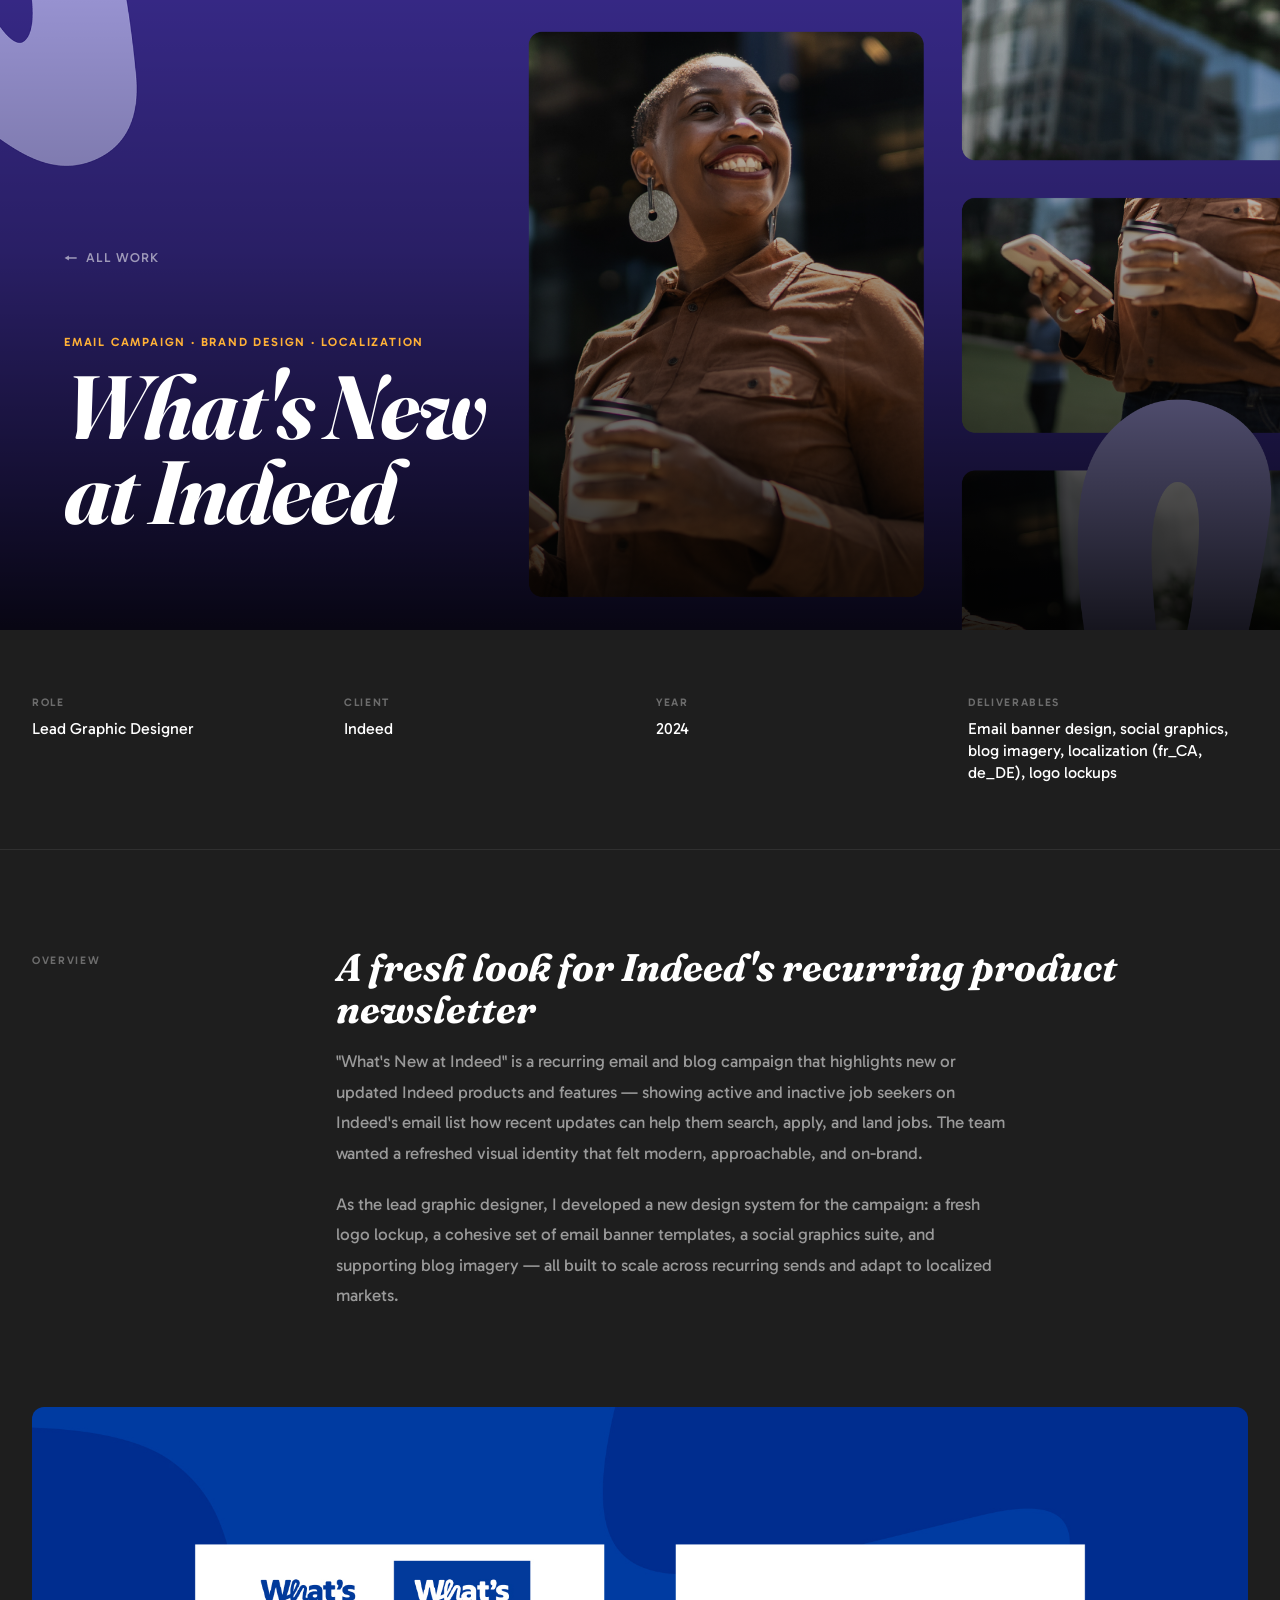
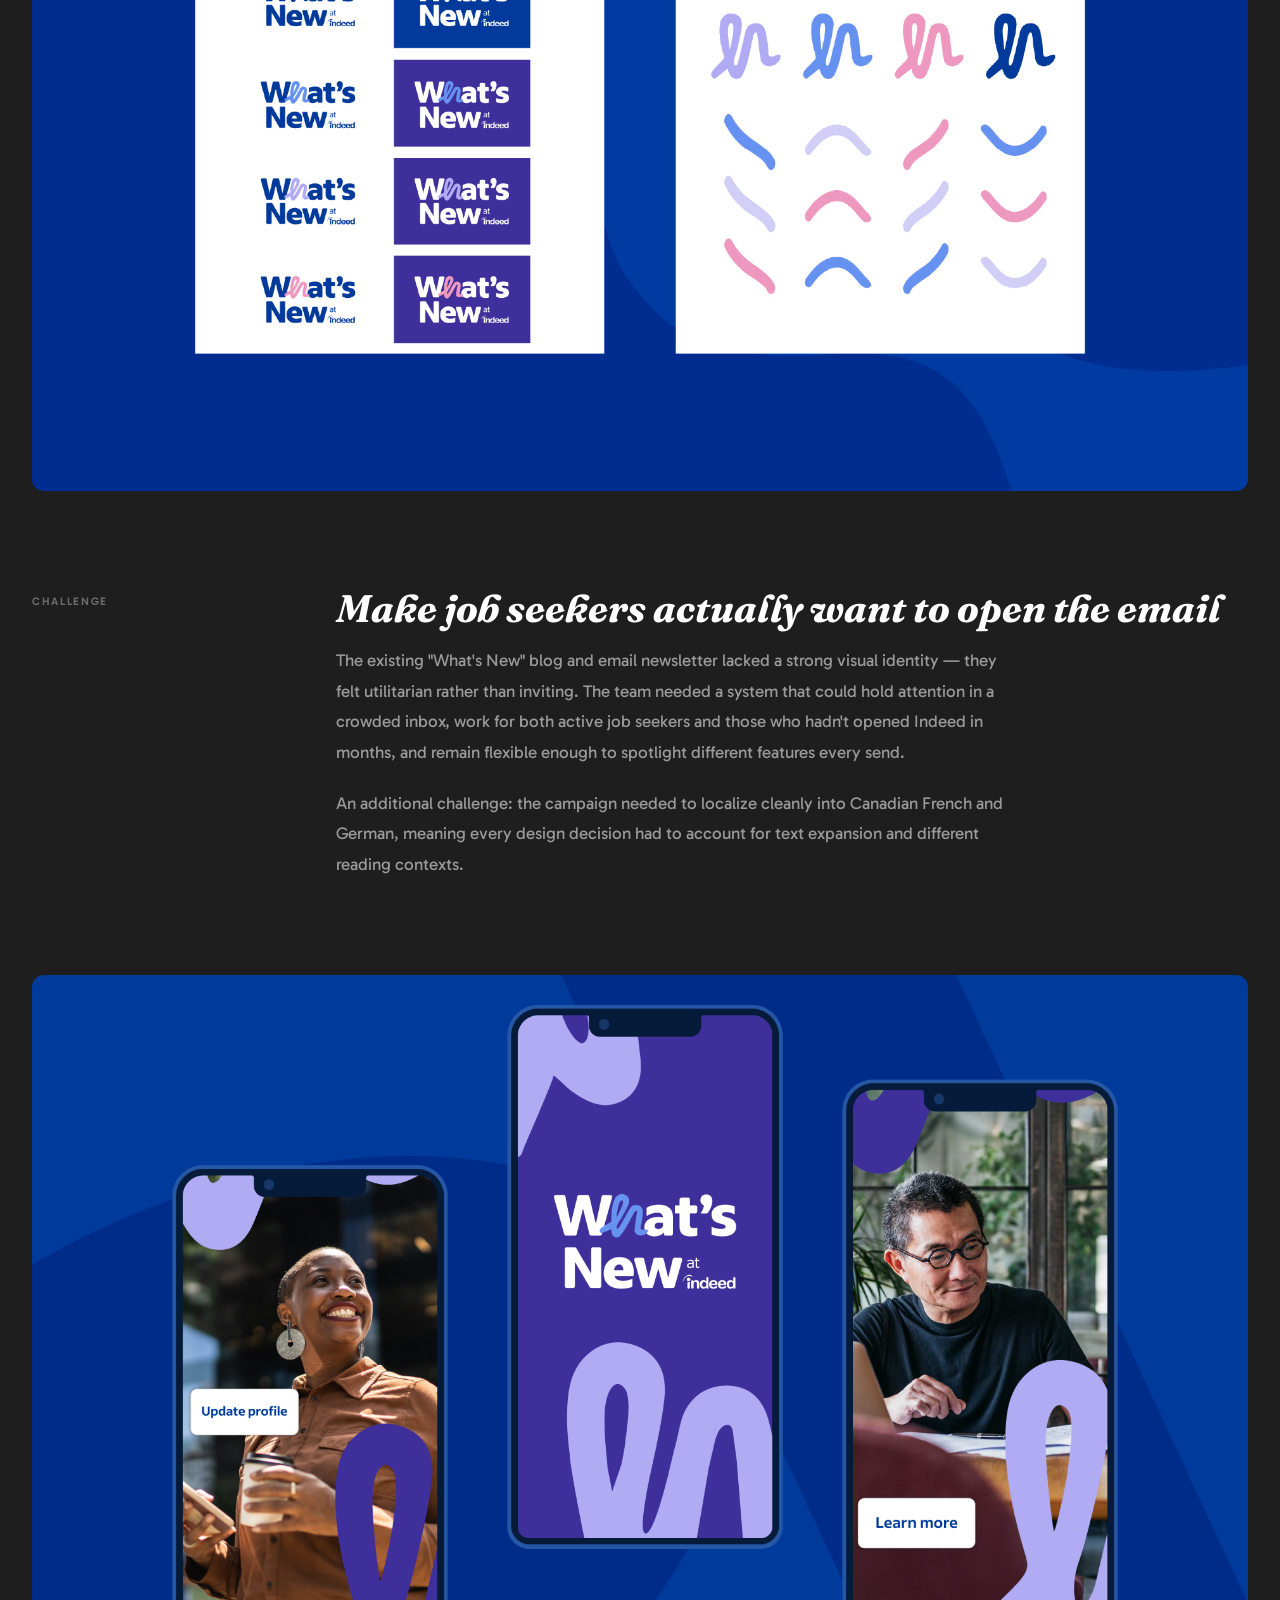
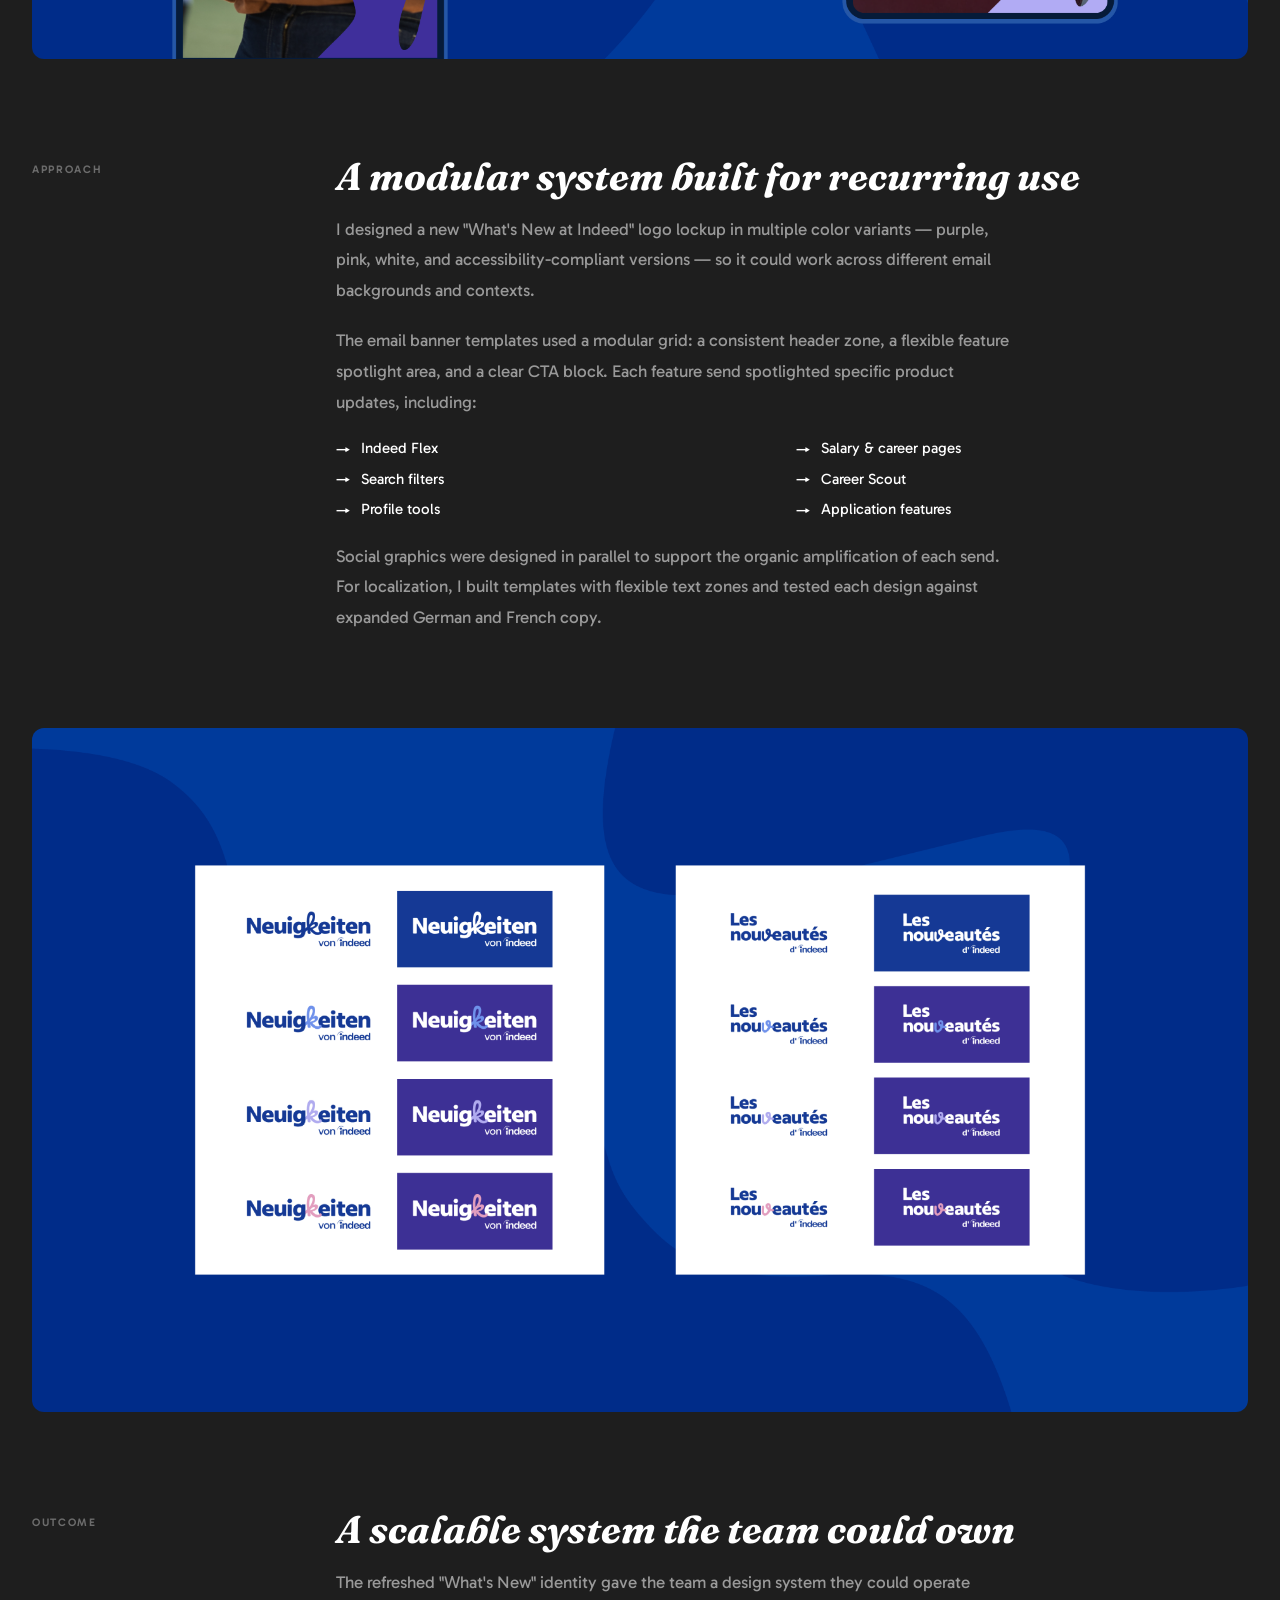
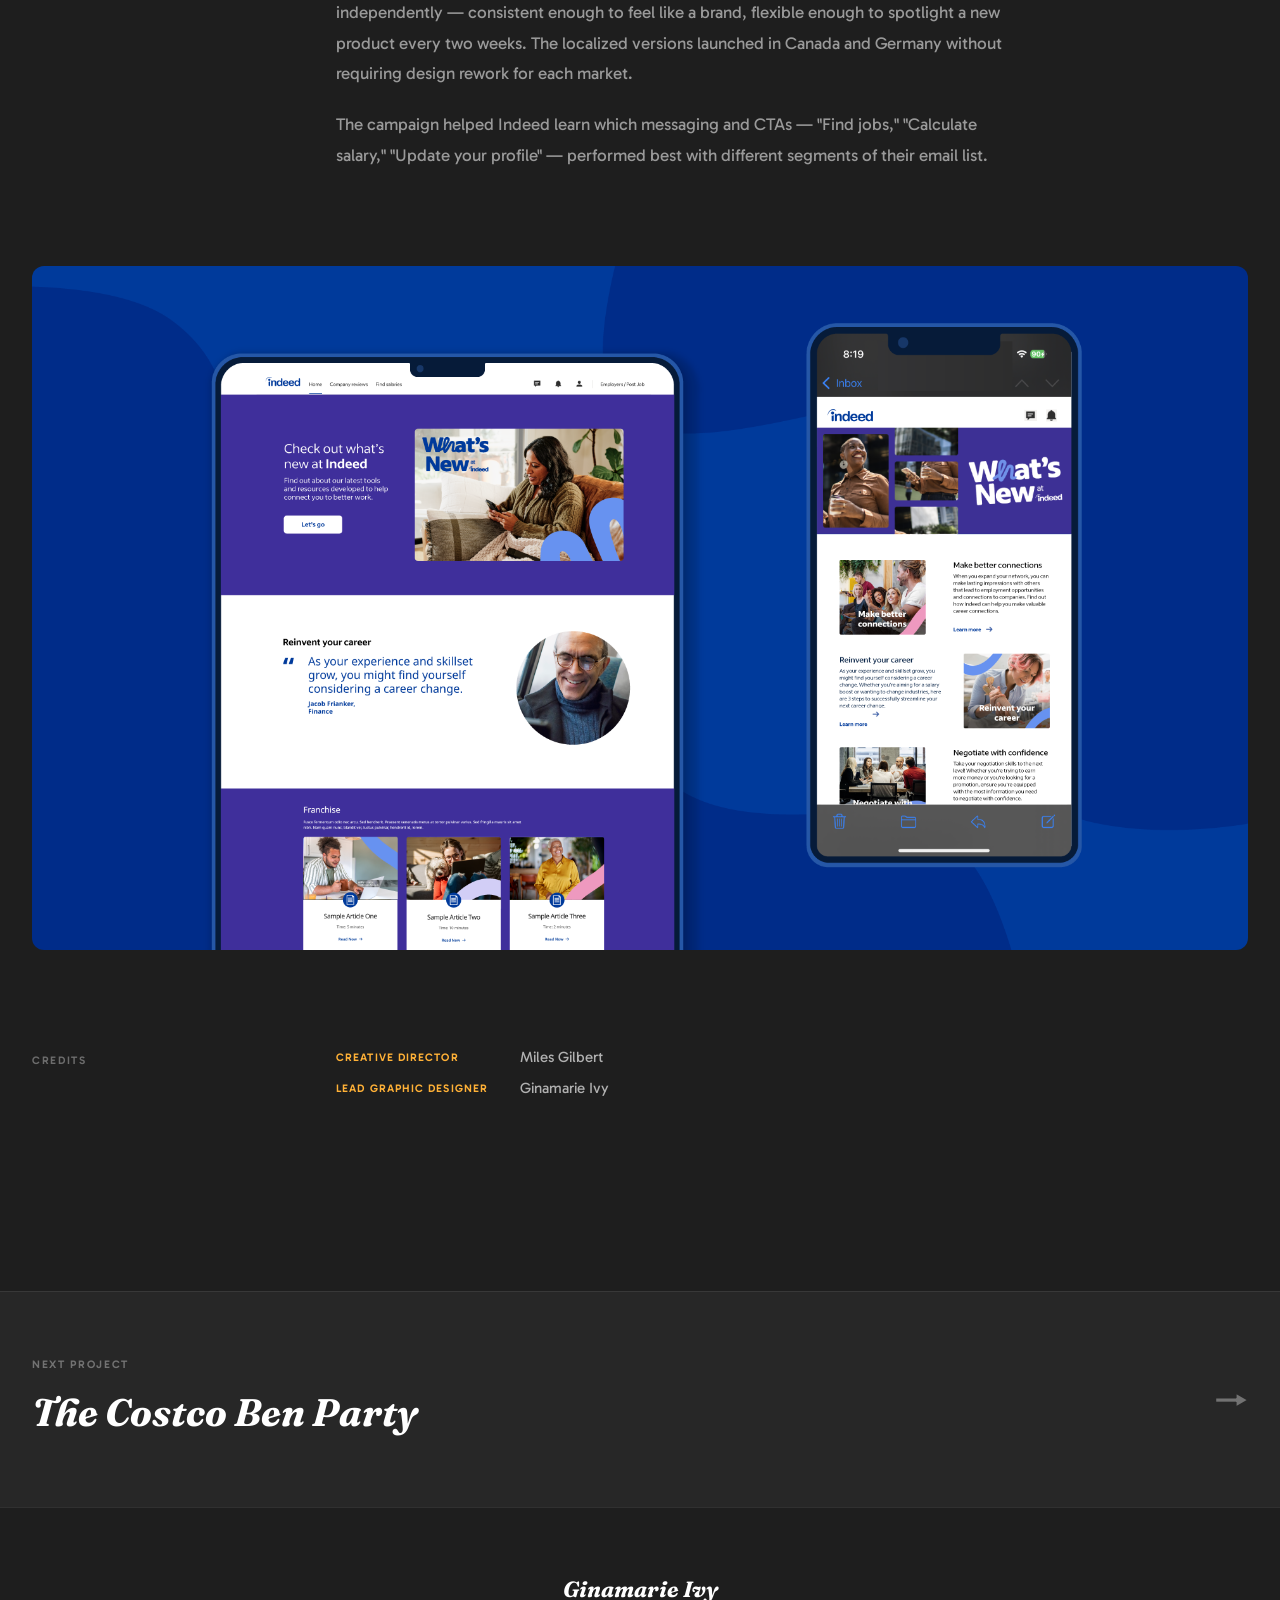
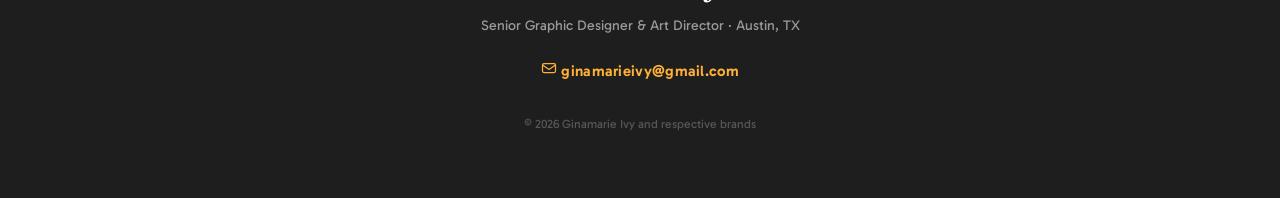
<file: whats-new/index.html>
<!DOCTYPE html>
<html lang="en">
<head>
  <meta charset="UTF-8">
  <meta name="viewport" content="width=device-width, initial-scale=1.0">
  <title>What's New at Indeed — Ginamarie Ivy</title>
  <meta name="description" content="What's New at Indeed: A refreshed recurring email and blog campaign that showcases new Indeed features to job seekers.">
  <link rel="stylesheet" href="../css/style.css">
  <link rel="icon" type="image/png" href="../images/favicon.png">
  <style>
    .cs-hero__bg-placeholder--whats-new {
      background: linear-gradient(135deg, #1A1640 0%, #2D2880 40%, #4840A3 80%, #7B76C8 100%);
    }
    .gallery-placeholder {
      background: #2a1050;
      display: flex;
      align-items: center;
      justify-content: center;
      color: rgba(255,255,255,0.25);
      font-size: 0.875rem;
      letter-spacing: 0.05em;
      text-transform: uppercase;
      text-align: center;
      padding: 1rem;
    }
    .feature-list {
      margin: var(--space-sm) 0;
      display: grid;
      grid-template-columns: 1fr 1fr;
      gap: 0.5rem;
    }
    .feature-item {
      display: flex;
      align-items: flex-start;
      gap: 0.625rem;
      font-size: 0.9375rem;
      color: var(--gray-700);
      line-height: 1.5;
    }
    .feature-item::before {
      content: '→';
      color: var(--purple-700);
      font-size: 0.875rem;
      margin-top: 0.1em;
      flex-shrink: 0;
    }
  </style>
</head>
<body>

  <!-- NAV -->
  <nav class="nav" id="nav">
    <div class="nav__inner">
      <a href="../index.html" class="nav__logo" aria-label="Back to home">
        <div class="nav__logo-mark"><img src="../images/favicon.png" alt="Ginamarie Ivy logo" style="width:100%;height:100%;object-fit:cover;border-radius:5px;"></div>
        <span>Ginamarie Ivy</span>
      </a>
      <ul class="nav__links">
        <li><a href="../index.html#work" class="nav__link">Work</a></li>
        <li><a href="../about.html" class="nav__link">About</a></li>
        <li><a href="#" class="nav__link nav__link--contact js-email-link">Contact</a></li>
      </ul>
    </div>
  </nav>

  <!-- HERO -->
  <header class="cs-hero">
    <picture>
      <source media="(max-width: 768px)" srcset="../images/heroes/whats-new-hero-mobile.png">
      <img src="../images/heroes/whats-new-hero.png" alt="What's New at Indeed" class="cs-hero__bg" style="object-fit:cover;object-position:center;">
    </picture>
    <div class="cs-hero__overlay" aria-hidden="true"></div>
    <div class="cs-hero__content" style="max-width: var(--max-width); margin: 0 auto; width: 100%; padding: 0 var(--space-md);">
      <a href="../index.html#work" class="cs-hero__back">
        <span class="cs-hero__back-arrow">←</span>
        All Work
      </a>
      <p class="cs-hero__eyebrow">Email Campaign · Brand Design · Localization</p>
      <h1 class="cs-hero__title">What's New<br>at Indeed</h1>
    </div>
  </header>

  <!-- META -->
  <div class="cs-meta">
    <div class="cs-meta__inner">
      <div class="cs-meta__item">
        <p class="cs-meta__label">Role</p>
        <p class="cs-meta__value">Lead Graphic Designer</p>
      </div>
      <div class="cs-meta__item">
        <p class="cs-meta__label">Client</p>
        <p class="cs-meta__value">Indeed</p>
      </div>
      <div class="cs-meta__item">
        <p class="cs-meta__label">Year</p>
        <p class="cs-meta__value">2024</p>
      </div>
      <div class="cs-meta__item">
        <p class="cs-meta__label">Deliverables</p>
        <p class="cs-meta__value">Email banner design, social graphics, blog imagery, localization (fr_CA, de_DE), logo lockups</p>
      </div>
    </div>
  </div>

  <!-- BODY -->
  <div class="cs-body">

    <!-- Overview -->
    <div class="cs-section fade-up">
      <p class="cs-section__label">Overview</p>
      <div class="cs-section__content">
        <h3>A fresh look for Indeed's recurring product newsletter</h3>
        <p>
          "What's New at Indeed" is a recurring email and blog campaign that highlights new or updated
          Indeed products and features — showing active and inactive job seekers on Indeed's email list
          how recent updates can help them search, apply, and land jobs. The team wanted a refreshed
          visual identity that felt modern, approachable, and on-brand.
        </p>
        <p>
          As the lead graphic designer, I developed a new design system for the campaign: a fresh
          logo lockup, a cohesive set of email banner templates, a social graphics suite, and
          supporting blog imagery — all built to scale across recurring sends and adapt to localized
          markets.
        </p>
      </div>
    </div>

    <!-- Logo lockups -->
    <div class="cs-gallery__grid fade-up">
      <div class="cs-gallery__item">
        <img src="../images/whats-new/WhatsNew-logos-and-brand-marks.jpg" alt="What's New at Indeed — logo lockups and brand marks">
      </div>
    </div>

    <!-- Challenge -->
    <div class="cs-section fade-up">
      <p class="cs-section__label">Challenge</p>
      <div class="cs-section__content">
        <h3>Make job seekers actually want to open the email</h3>
        <p>
          The existing "What's New" blog and email newsletter lacked a strong visual identity — they felt utilitarian rather
          than inviting. The team needed a system that could hold attention in a crowded inbox, work
          for both active job seekers and those who hadn't opened Indeed in months, and remain
          flexible enough to spotlight different features every send.
        </p>
        <p>
          An additional challenge: the campaign needed to localize cleanly into Canadian French
          and German, meaning every design decision had to account for text expansion and
          different reading contexts.
        </p>
      </div>
    </div>

    <!-- Mobile branding -->
    <div class="cs-gallery__grid fade-up">
      <div class="cs-gallery__item">
        <img src="../images/whats-new/WhatsNew-branding-main.png" alt="What's New at Indeed — mobile branding">
      </div>
    </div>

    <!-- Approach -->
    <div class="cs-section fade-up">
      <p class="cs-section__label">Approach</p>
      <div class="cs-section__content">
        <h3>A modular system built for recurring use</h3>
        <p>
          I designed a new "What's New at Indeed" logo lockup in multiple color variants — purple,
          pink, white, and accessibility-compliant versions — so it could work across different
          email backgrounds and contexts.
        </p>
        <p>
          The email banner templates used a modular grid: a consistent header zone, a flexible
          feature spotlight area, and a clear CTA block. Each feature send spotlighted specific
          product updates, including:
        </p>
        <div class="feature-list">
          <span class="feature-item">Indeed Flex</span>
          <span class="feature-item">Salary &amp; career pages</span>
          <span class="feature-item">Search filters</span>
          <span class="feature-item">Career Scout</span>
          <span class="feature-item">Profile tools</span>
          <span class="feature-item">Application features</span>
        </div>
        <p style="margin-top: 1.25rem;">
          Social graphics were designed in parallel to support the organic amplification of each
          send. For localization, I built templates with flexible text zones and tested each design
          against expanded German and French copy.
        </p>
      </div>
    </div>

    <!-- Landing page -->
    <div class="cs-gallery__grid fade-up">
      <div class="cs-gallery__item">
        <img src="../images/whats-new/WhatsNew-logos-localized.png" alt="What's New at Indeed — localized logos for German and French markets">
      </div>
    </div>

    <!-- Outcome -->
    <div class="cs-section fade-up">
      <p class="cs-section__label">Outcome</p>
      <div class="cs-section__content">
        <h3>A scalable system the team could own</h3>
        <p>
          The refreshed "What's New" identity gave the team a design system they could operate
          independently — consistent enough to feel like a brand, flexible enough to spotlight
          a new product every two weeks. The localized versions launched in Canada and
          Germany without requiring design rework for each market.
        </p>
        <p>
          The campaign helped Indeed learn which messaging and CTAs — "Find jobs," "Calculate salary,"
          "Update your profile" — performed best with different segments of their email list.
        </p>
      </div>
    </div>

    <!-- Landing page -->
    <div class="cs-gallery__grid fade-up">
      <div class="cs-gallery__item">
        <img src="../images/whats-new/WhatsNew-landingpage.png" alt="What's New at Indeed — landing page">
      </div>
    </div>

    <!-- Credits -->
    <div class="cs-section fade-up">
      <p class="cs-section__label">Credits</p>
      <div class="cs-section__content">
        <dl class="cs-credits">
          <dt>Creative Director</dt><dd>Miles Gilbert</dd>
          <dt>Lead Graphic Designer</dt><dd>Ginamarie Ivy</dd>
        </dl>
      </div>
    </div>

  </div>

  <!-- NEXT PROJECT -->
  <a href="../costco/index.html" class="cs-next">
    <div class="cs-next__inner">
      <div>
        <p class="cs-next__label">Next Project</p>
        <p class="cs-next__title">The Costco Ben Party</p>
      </div>
      <span class="cs-next__arrow">→</span>
    </div>
  </a>

  <!-- FOOTER -->
  <footer class="footer">
    <div class="footer__inner">
      <div class="footer__left">
        <p class="footer__name">Ginamarie Ivy</p>
        <p class="footer__tagline">Senior Graphic Designer &amp; Art Director · Austin, TX</p>
      </div>
      <div class="footer__right">
        <a href="#" class="footer__email js-email-link">
          <svg width="16" height="16" viewBox="0 0 16 16" fill="none" aria-hidden="true">
            <rect x="1.5" y="3.5" width="13" height="9" rx="1.5" stroke="currentColor" stroke-width="1.25"/>
            <path d="M1.5 5L8 9.5 14.5 5" stroke="currentColor" stroke-width="1.25"/>
          </svg>
          <span class="js-email-text"></span>
        </a>
        <p class="footer__copy">© 2026 Ginamarie Ivy and respective brands</p>
      </div>
    </div>
  </footer>

  <script src="../js/main.js"></script>
  <script data-goatcounter="https://ginamariei.goatcounter.com/count" async src="//gc.zgo.at/count.js"></script>
</body>
</html>
</file>
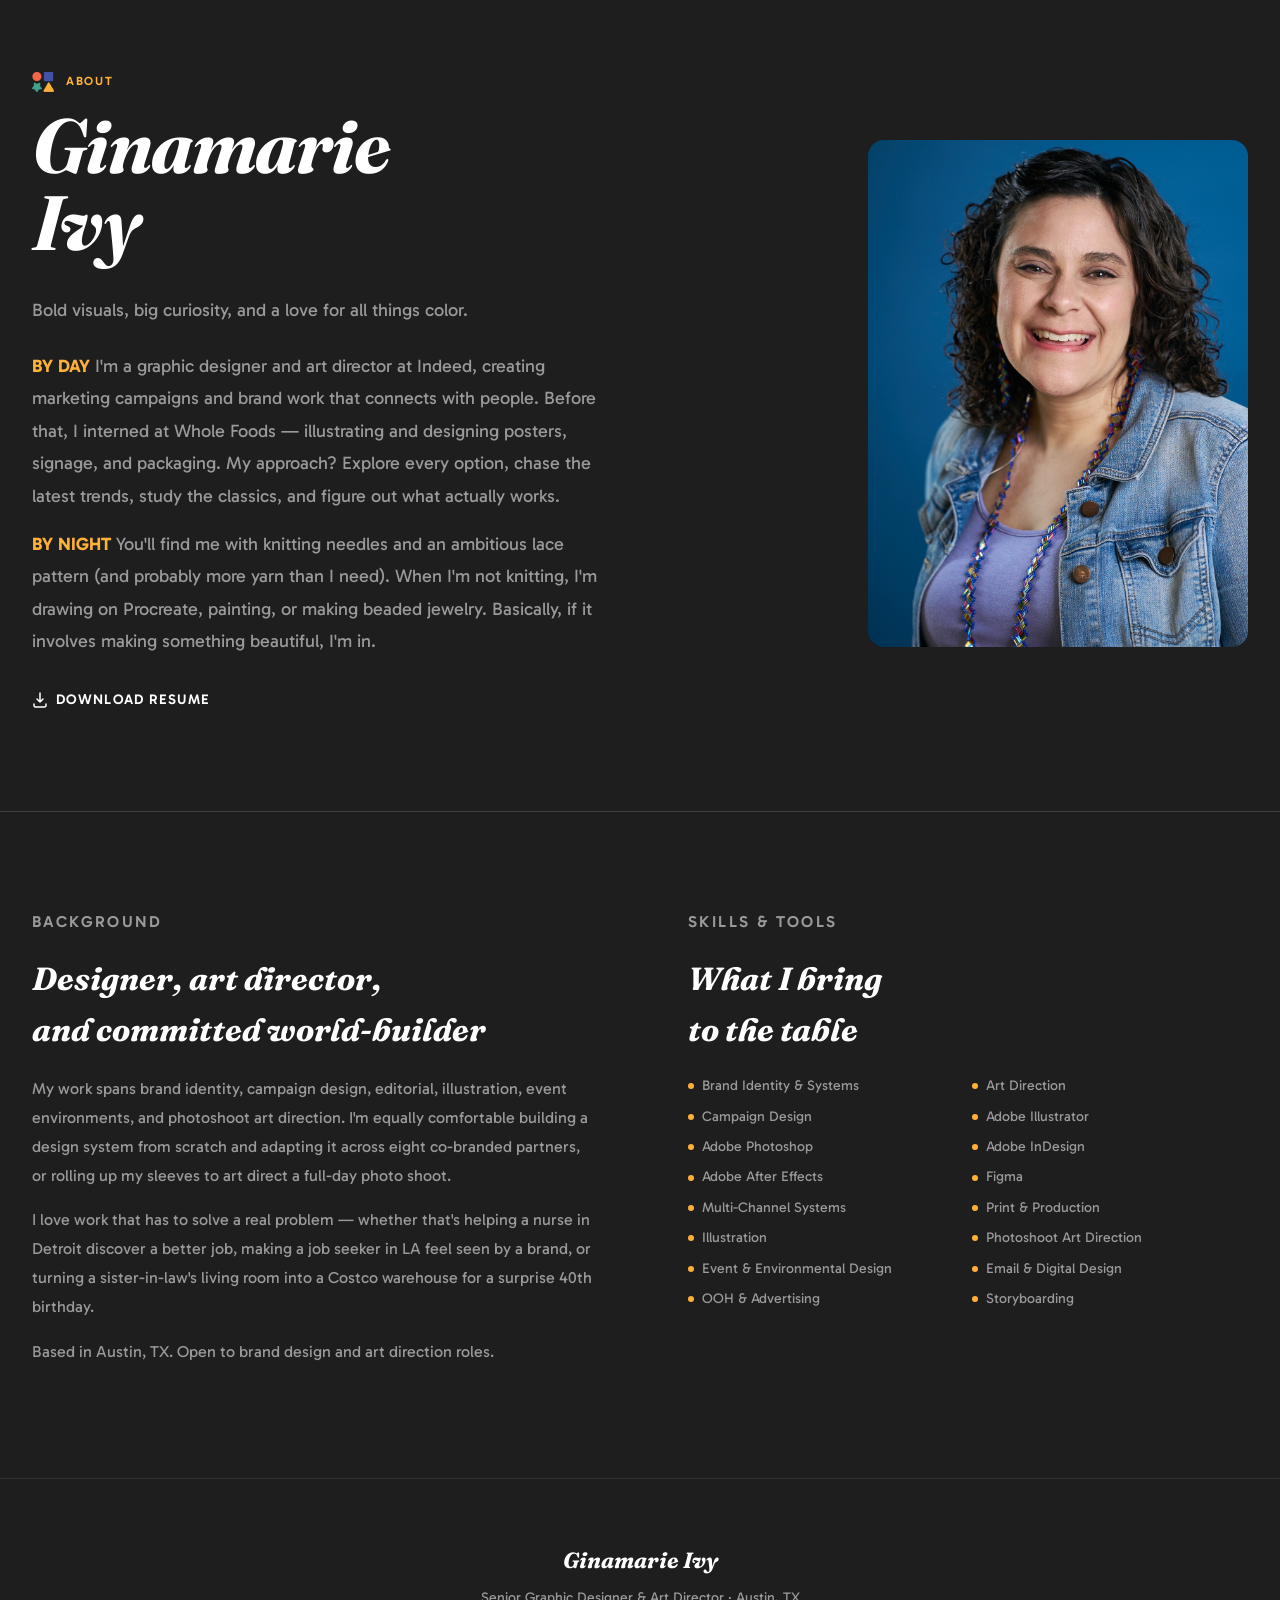
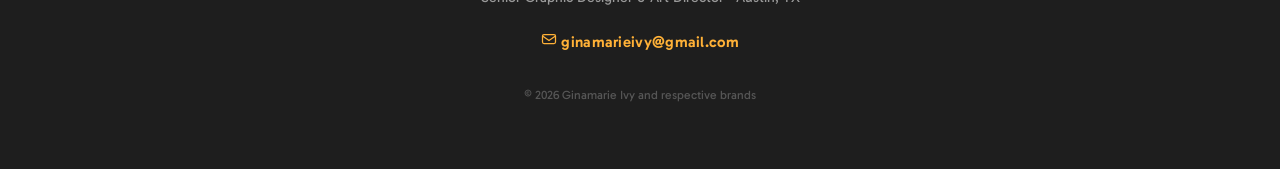
<file: about.html>
<!DOCTYPE html>
<html lang="en">
<head>
  <meta charset="UTF-8">
  <meta name="viewport" content="width=device-width, initial-scale=1.0">
  <title>About — Ginamarie Ivy</title>
  <meta name="description" content="About Ginamarie Ivy — Senior Graphic Designer and Art Director specializing in brand systems, campaigns, and art direction.">
  <link rel="stylesheet" href="css/style.css">
  <link rel="icon" type="image/png" href="images/favicon.png">
</head>
<body>

  <!-- NAV -->
  <nav class="nav scrolled" id="nav">
    <div class="nav__inner">
      <a href="index.html" class="nav__logo" aria-label="Back to home">
        <div class="nav__logo-mark"><img src="images/favicon.png" alt="Ginamarie Ivy logo" style="width:100%;height:100%;object-fit:cover;border-radius:5px;"></div>
        <span>Ginamarie Ivy</span>
      </a>
      <ul class="nav__links">
        <li><a href="index.html#work" class="nav__link">Work</a></li>
        <li><a href="about.html" class="nav__link">About</a></li>
        <li><a href="#" class="nav__link nav__link--contact js-email-link">Contact</a></li>
      </ul>
    </div>
  </nav>

  <!-- ABOUT HERO -->
  <header class="about-hero">
    <div class="about-hero__inner">
      <div>
        <p class="about-hero__eyebrow"><img src="images/gm-shapes.png" alt="" class="hero__eyebrow-shape" aria-hidden="true">About</p>
        <h1 class="about-hero__title">Ginamarie<br><em style="font-style: italic; color: var(--fg);">Ivy</em></h1>
        <p class="about-hero__bio" style="margin-bottom: 1.5rem;">
          Bold visuals, big curiosity, and a love for all things color.
        </p>
        <p class="about-hero__bio" style="margin-bottom: 1rem;">
          <strong style="color: var(--amber);">BY DAY</strong> I'm a graphic designer and art director at Indeed, creating marketing campaigns and brand work that connects with people. Before that, I interned at Whole Foods — illustrating and designing posters, signage, and packaging. My approach? Explore every option, chase the latest trends, study the classics, and figure out what actually works.
        </p>
        <p class="about-hero__bio">
          <strong style="color: var(--amber);">BY NIGHT</strong> You'll find me with knitting needles and an ambitious lace pattern (and probably more yarn than I need). When I'm not knitting, I'm drawing on Procreate, painting, or making beaded jewelry. Basically, if it involves making something beautiful, I'm in.
        </p>
        <div style="margin-top: var(--space-md);">
          <a href="images/Ginamarie-Ivy-Resume.pdf" class="btn btn--ghost" download style="display: inline-flex; gap: 0.5rem; padding-left: 0;">
            <svg width="16" height="16" viewBox="0 0 16 16" fill="none" aria-hidden="true">
              <path d="M8 1v9M5 7l3 3 3-3M2 12v1.5A1.5 1.5 0 003.5 15h9a1.5 1.5 0 001.5-1.5V12" stroke="currentColor" stroke-width="1.5" stroke-linecap="round" stroke-linejoin="round"/>
            </svg>
            Download Resume
          </a>
        </div>
      </div>
      <div class="about-hero__photo">
        <!-- Replace the emoji below with your actual headshot:
             <img src="images/headshot.jpg" alt="Ginamarie Ivy"> -->
        <img
          src="images/headshot.jpg"
          alt="Ginamarie Ivy"
          onerror="this.style.display='none'; this.parentElement.innerHTML='<span style=\'font-size:4rem;\'>👋</span>'"
        >
      </div>
    </div>
  </header>

  <hr style="border: none; border-top: 1px solid rgba(255,255,255,0.15); margin: 0;">

  <!-- ABOUT BODY -->
  <div class="about-body">

    <!-- Background -->
    <div class="about-section fade-up">
      <p class="about-section__label">Background</p>
      <h2 class="about-section__title">Designer, art director,<br>and committed world-builder</h2>
      <p>
        My work spans brand identity, campaign design, editorial, illustration, event environments,
        and photoshoot art direction. I'm equally comfortable building a design system from scratch
        and adapting it across eight co-branded partners, or rolling up my sleeves to art direct
        a full-day photo shoot.
      </p>
      <p>
        I love work that has to solve a real problem — whether that's helping a nurse in Detroit
        discover a better job, making a job seeker in LA feel seen by a brand, or turning a
        sister-in-law's living room into a Costco warehouse for a surprise 40th birthday.
      </p>
      <p>
        Based in Austin, TX. Open to brand design and art direction roles.
      </p>
    </div>

    <!-- Skills -->
    <div class="about-section fade-up">
      <p class="about-section__label">Skills &amp; Tools</p>
      <h2 class="about-section__title">What I bring<br>to the table</h2>
      <div class="skills-grid">
        <span class="skill-item">Brand Identity &amp; Systems</span>
        <span class="skill-item">Art Direction</span>
        <span class="skill-item">Campaign Design</span>
        <span class="skill-item">Adobe Illustrator</span>
        <span class="skill-item">Adobe Photoshop</span>
        <span class="skill-item">Adobe InDesign</span>
        <span class="skill-item">Adobe After Effects</span>
        <span class="skill-item">Figma</span>
        <span class="skill-item">Multi-Channel Systems</span>
        <span class="skill-item">Print &amp; Production</span>
        <span class="skill-item">Illustration</span>
        <span class="skill-item">Photoshoot Art Direction</span>
        <span class="skill-item">Event &amp; Environmental Design</span>
        <span class="skill-item">Email &amp; Digital Design</span>
        <span class="skill-item">OOH &amp; Advertising</span>
        <span class="skill-item">Storyboarding</span>
      </div>
    </div>

  </div>

  <!-- FOOTER -->
  <footer class="footer">
    <div class="footer__inner">
      <div class="footer__left">
        <p class="footer__name">Ginamarie Ivy</p>
        <p class="footer__tagline">Senior Graphic Designer &amp; Art Director · Austin, TX</p>
      </div>
      <div class="footer__right">
        <a href="#" class="footer__email js-email-link">
          <svg width="16" height="16" viewBox="0 0 16 16" fill="none" aria-hidden="true">
            <rect x="1.5" y="3.5" width="13" height="9" rx="1.5" stroke="currentColor" stroke-width="1.25"/>
            <path d="M1.5 5L8 9.5 14.5 5" stroke="currentColor" stroke-width="1.25"/>
          </svg>
          <span class="js-email-text"></span>
        </a>
        <p class="footer__copy">© 2026 Ginamarie Ivy and respective brands</p>
      </div>
    </div>
  </footer>

  <script src="js/main.js"></script>
  <script data-goatcounter="https://ginamariei.goatcounter.com/count" async src="//gc.zgo.at/count.js"></script>
</body>
</html>
</file>
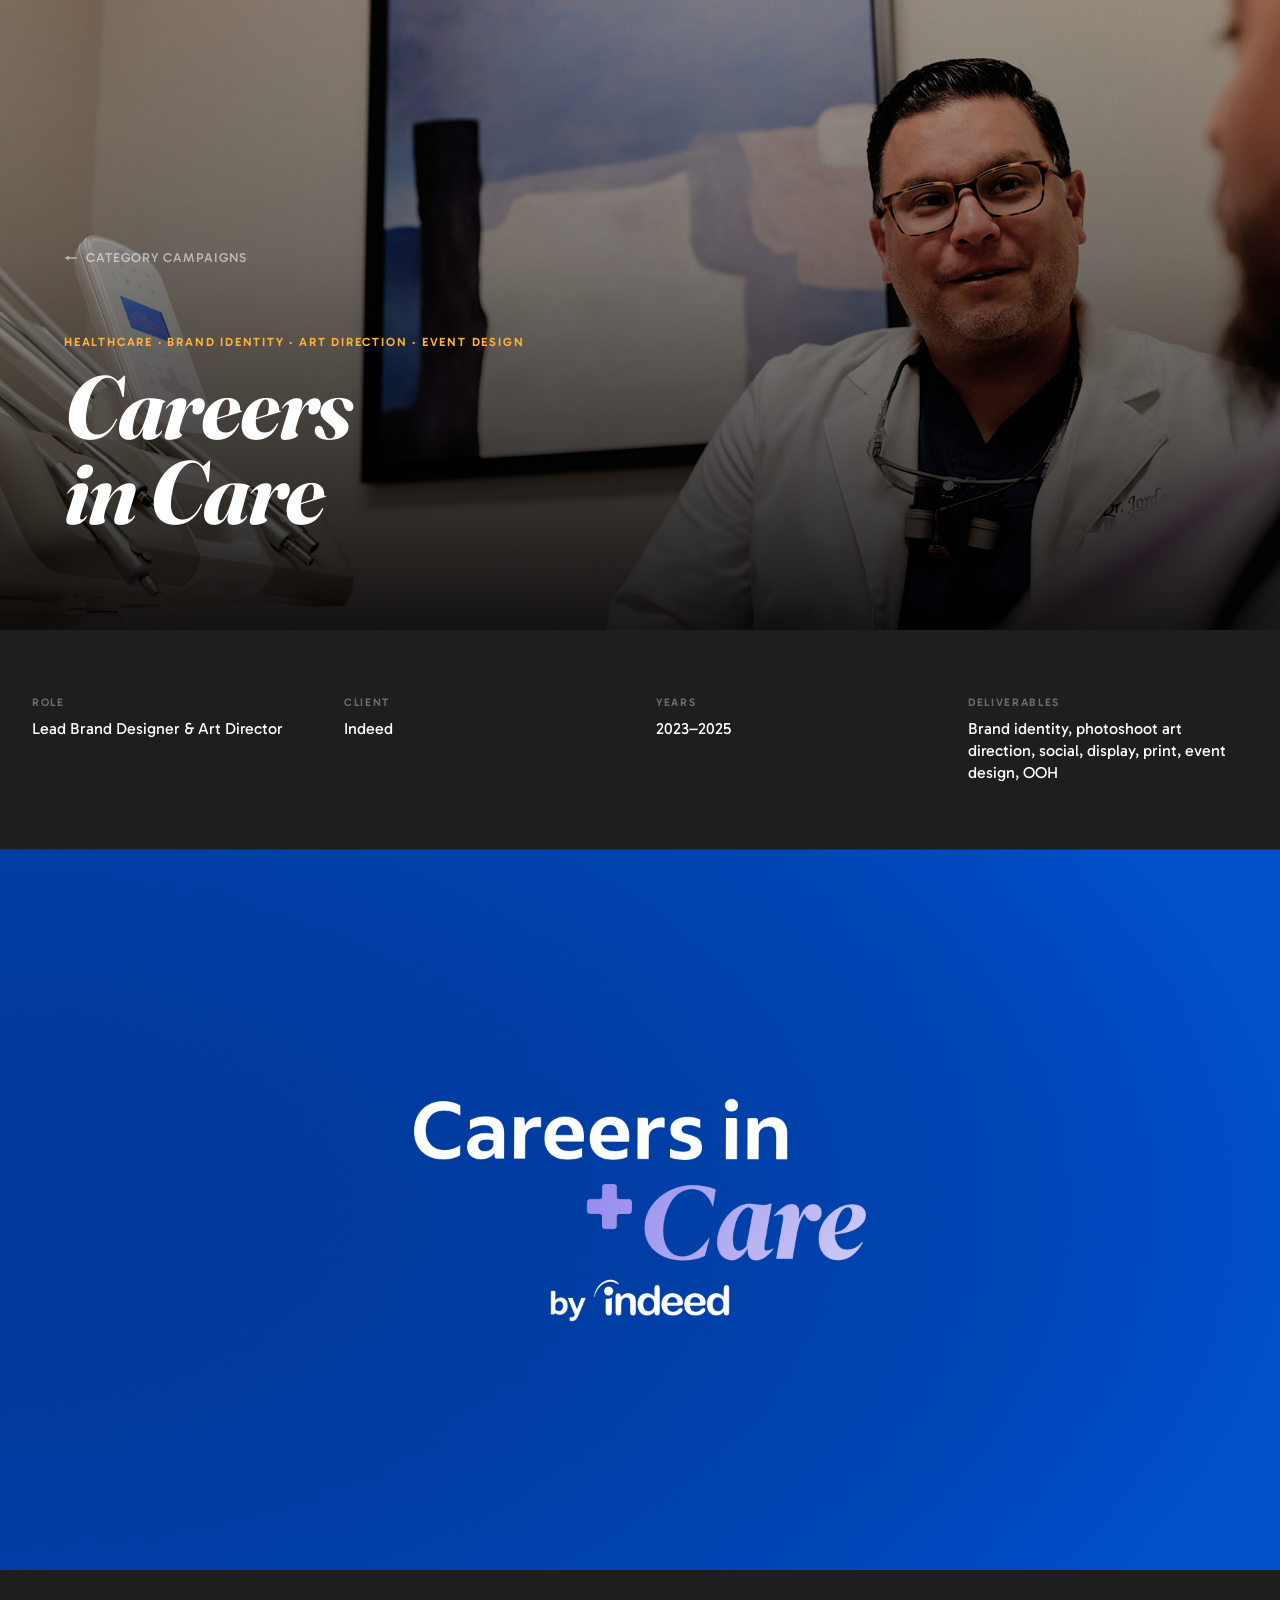
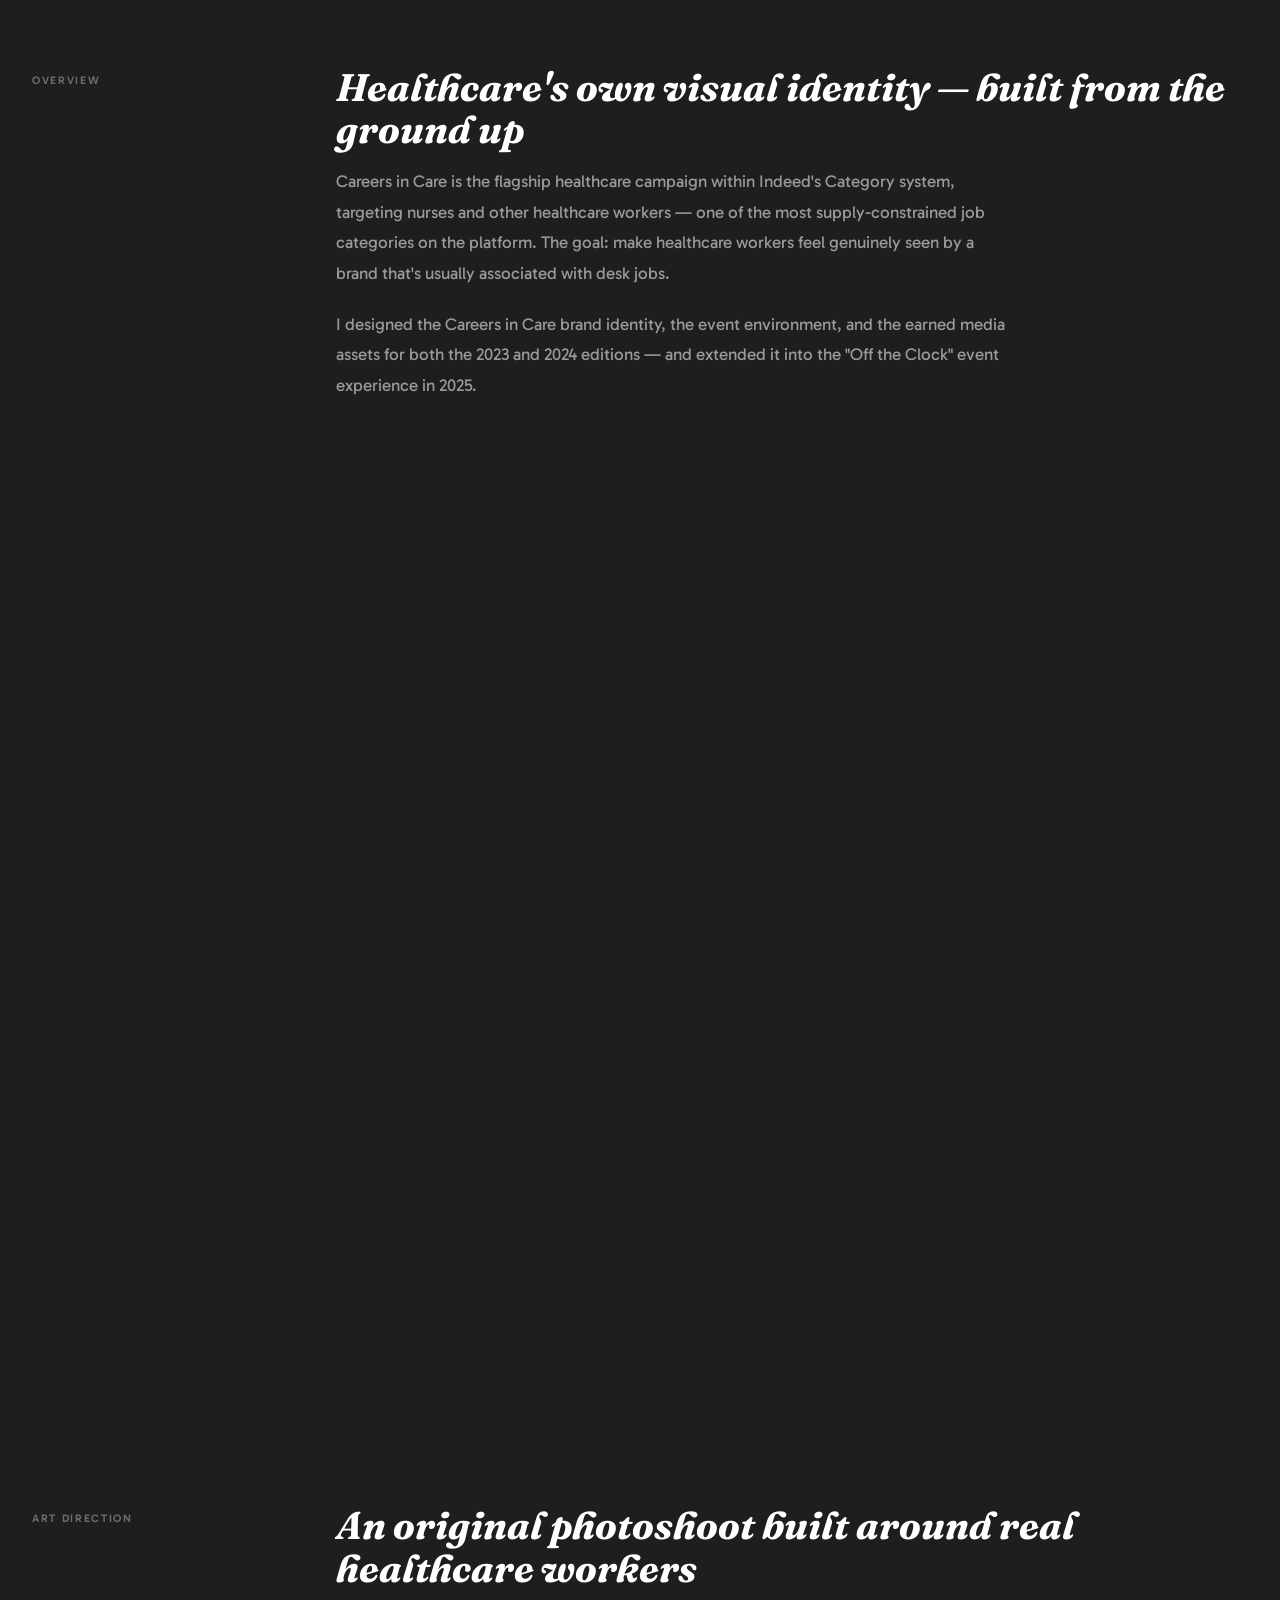
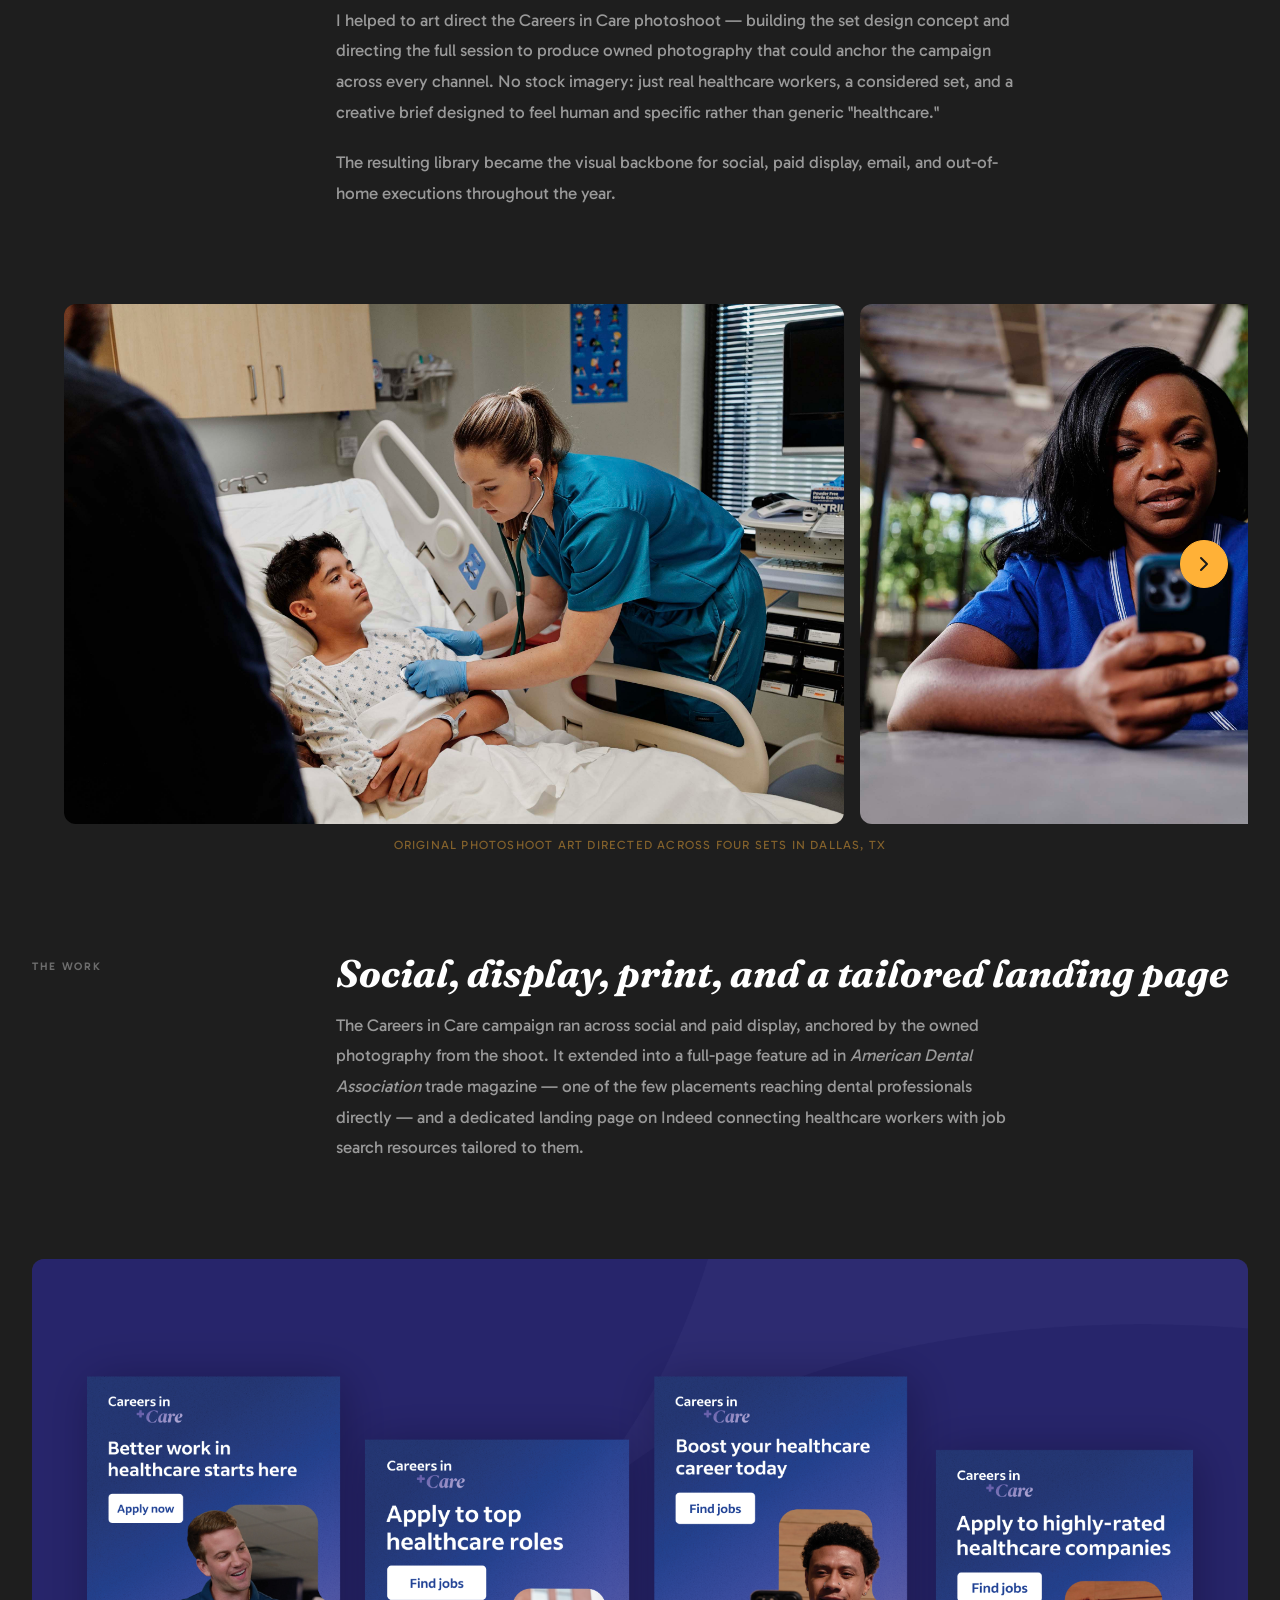
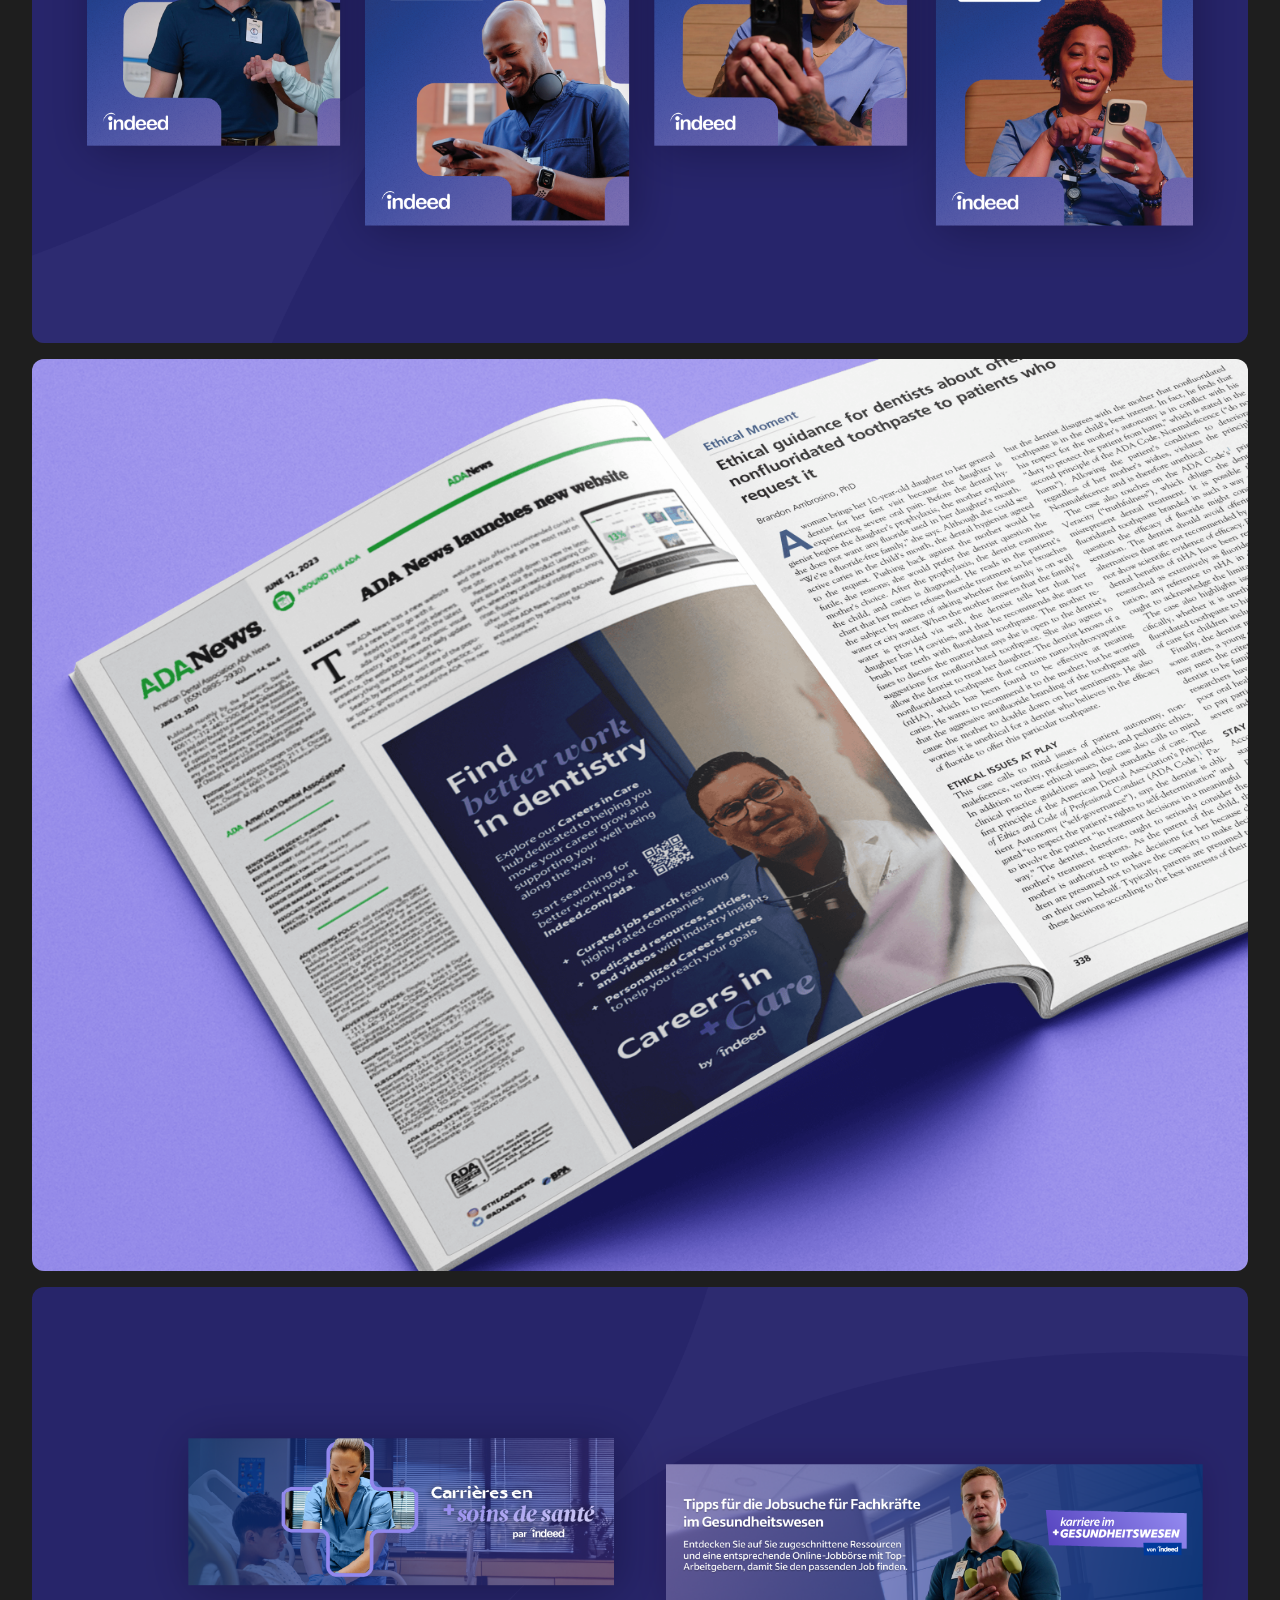
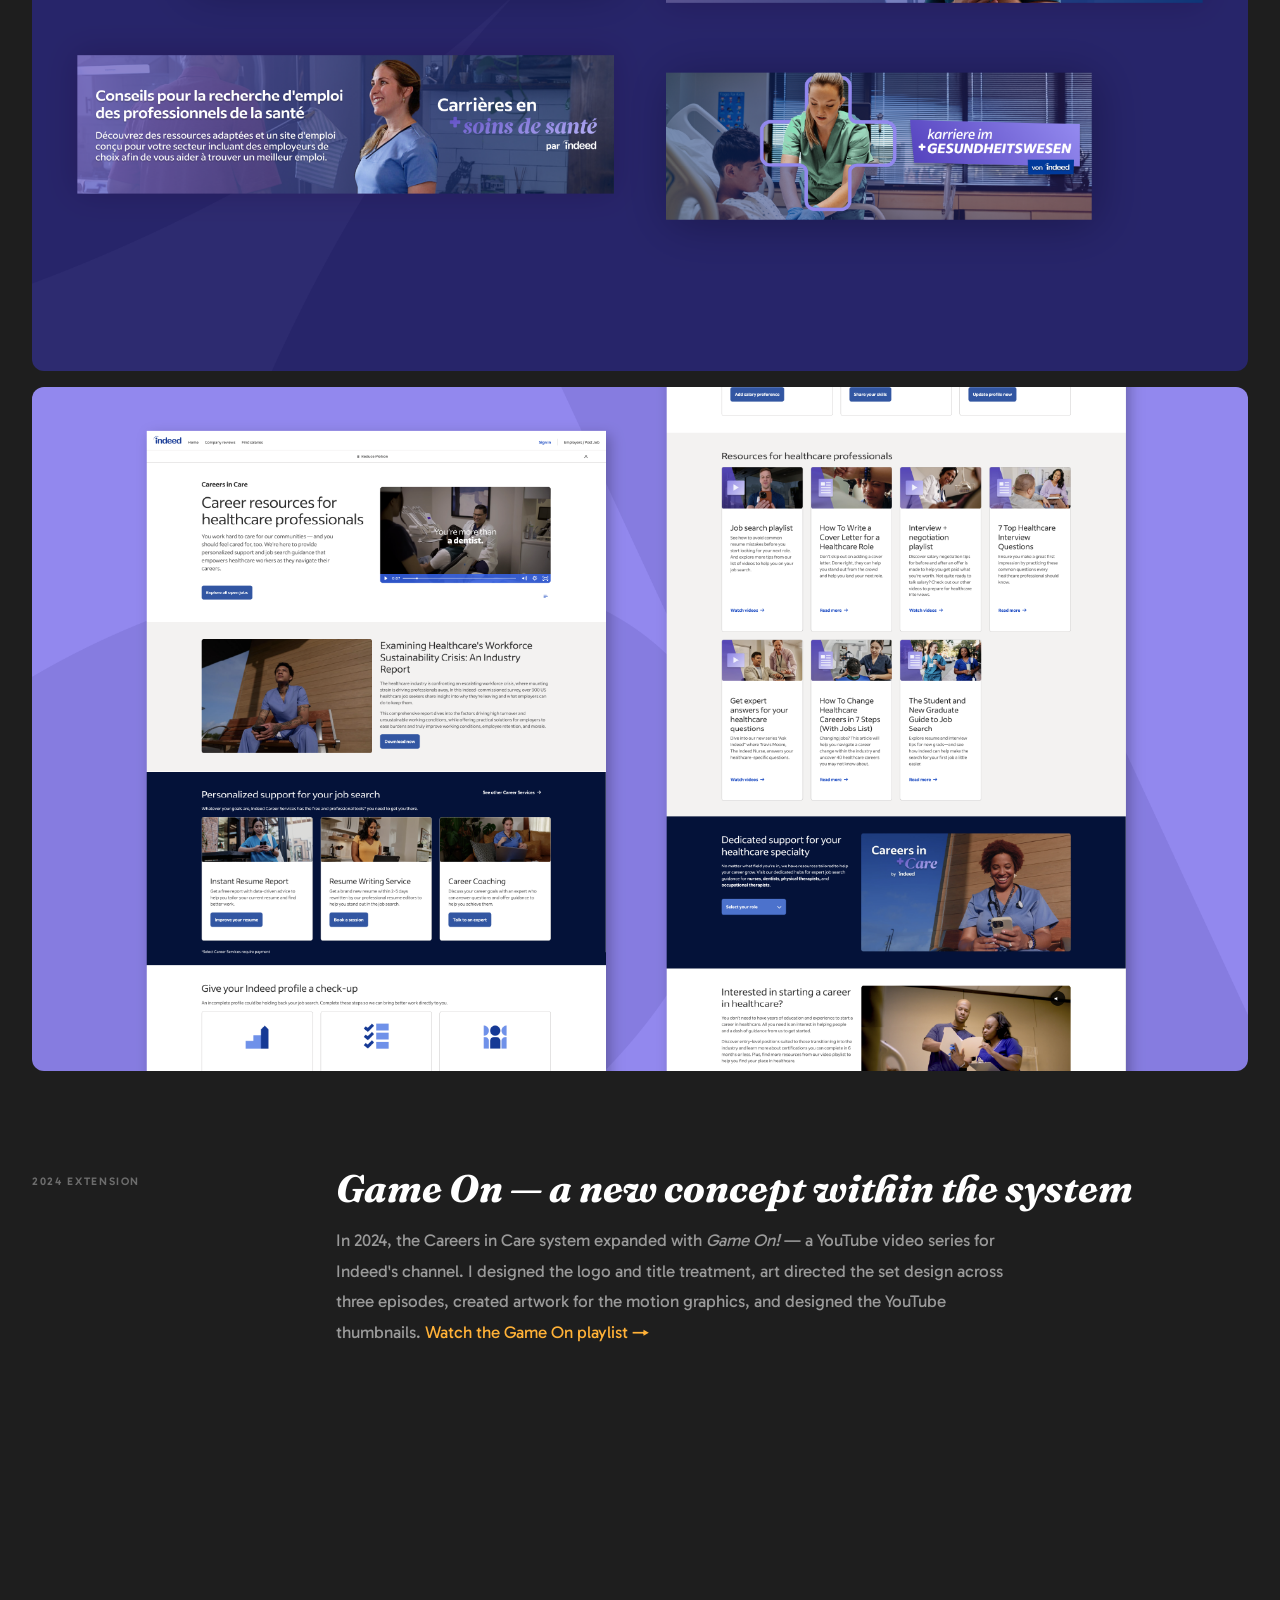
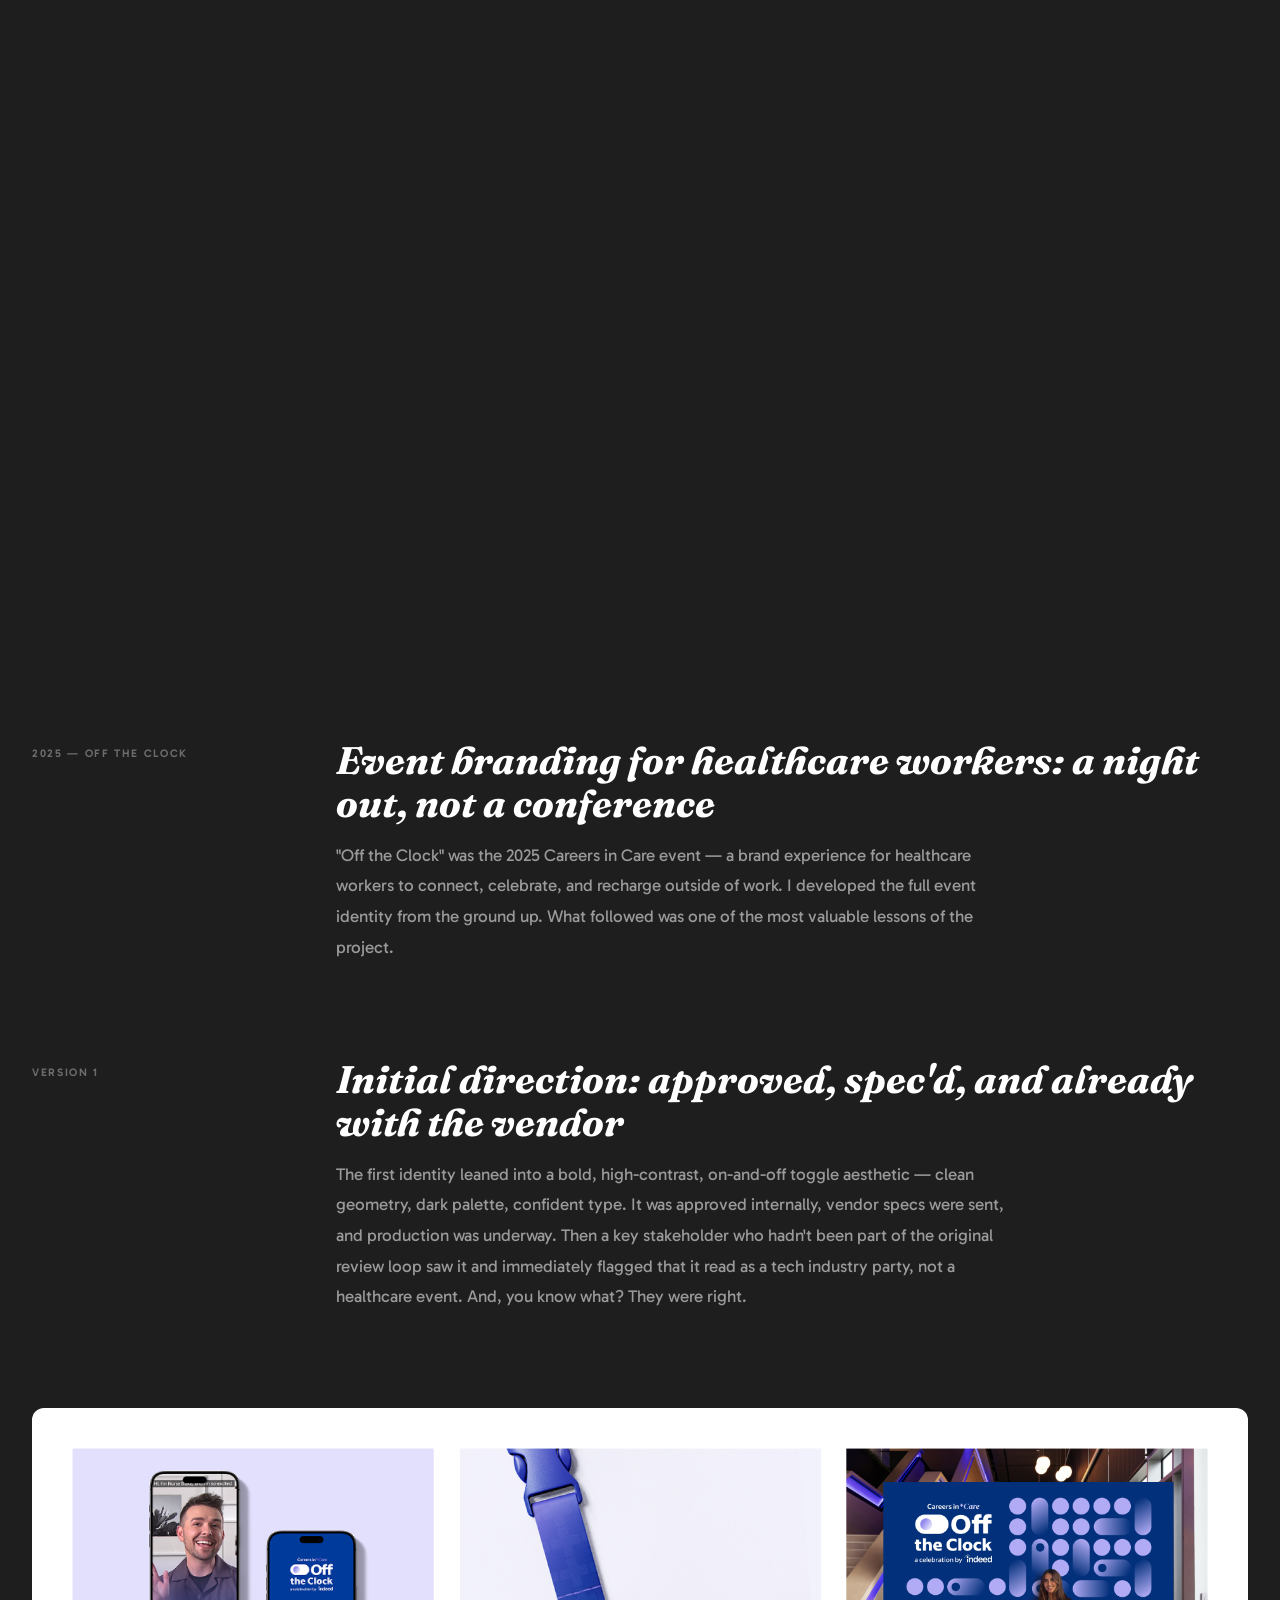
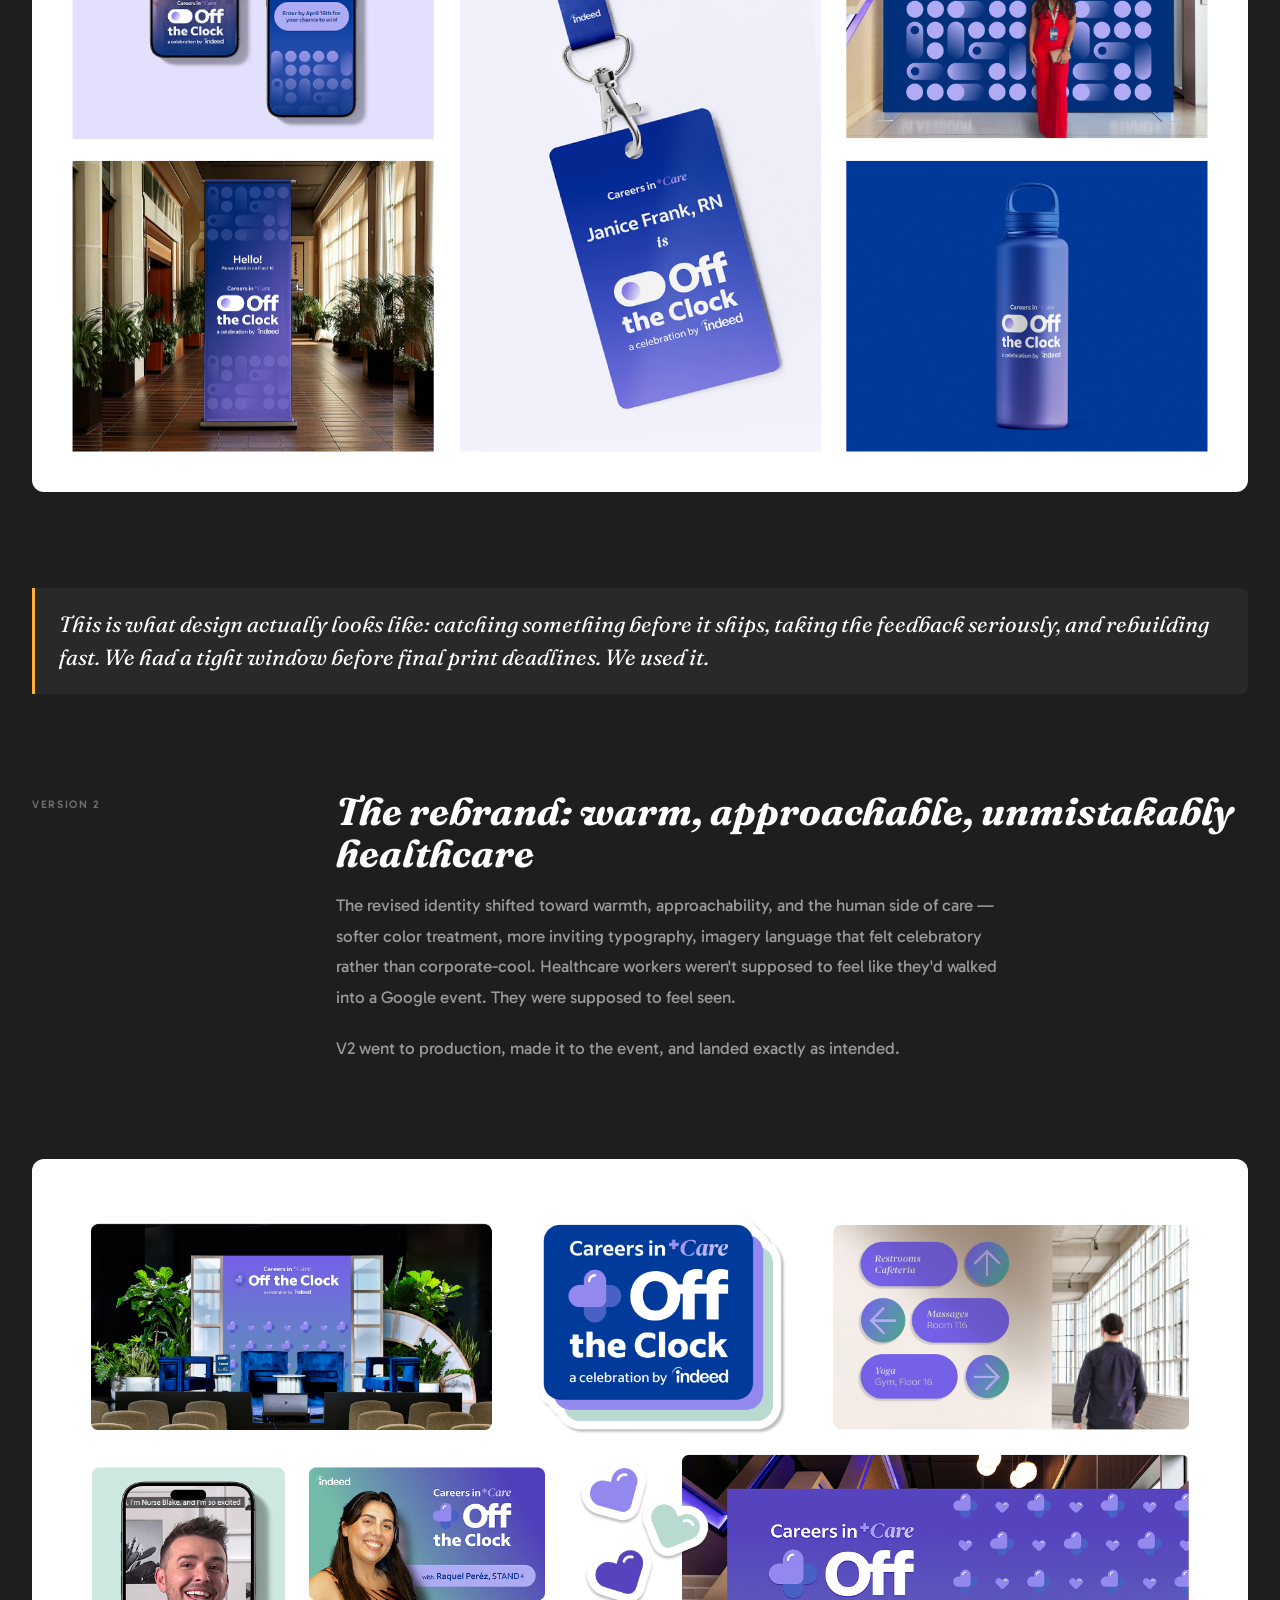
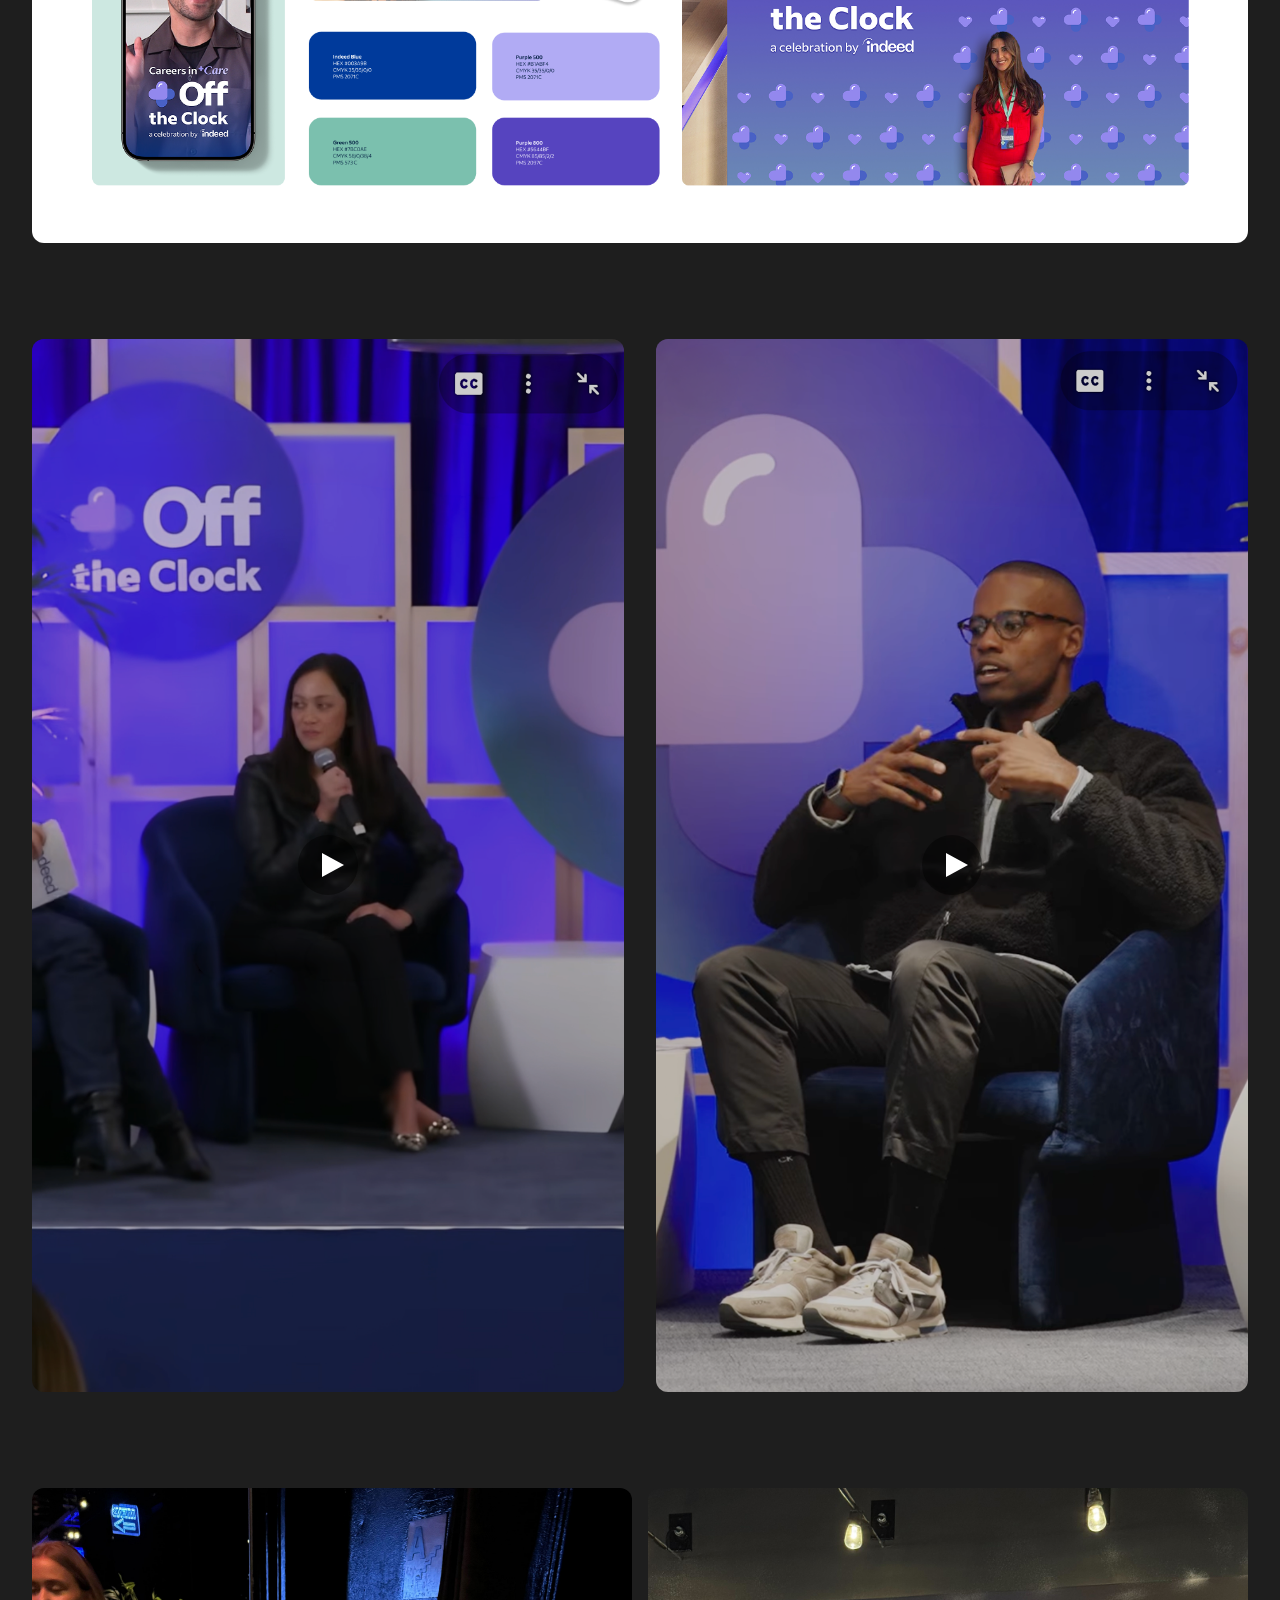
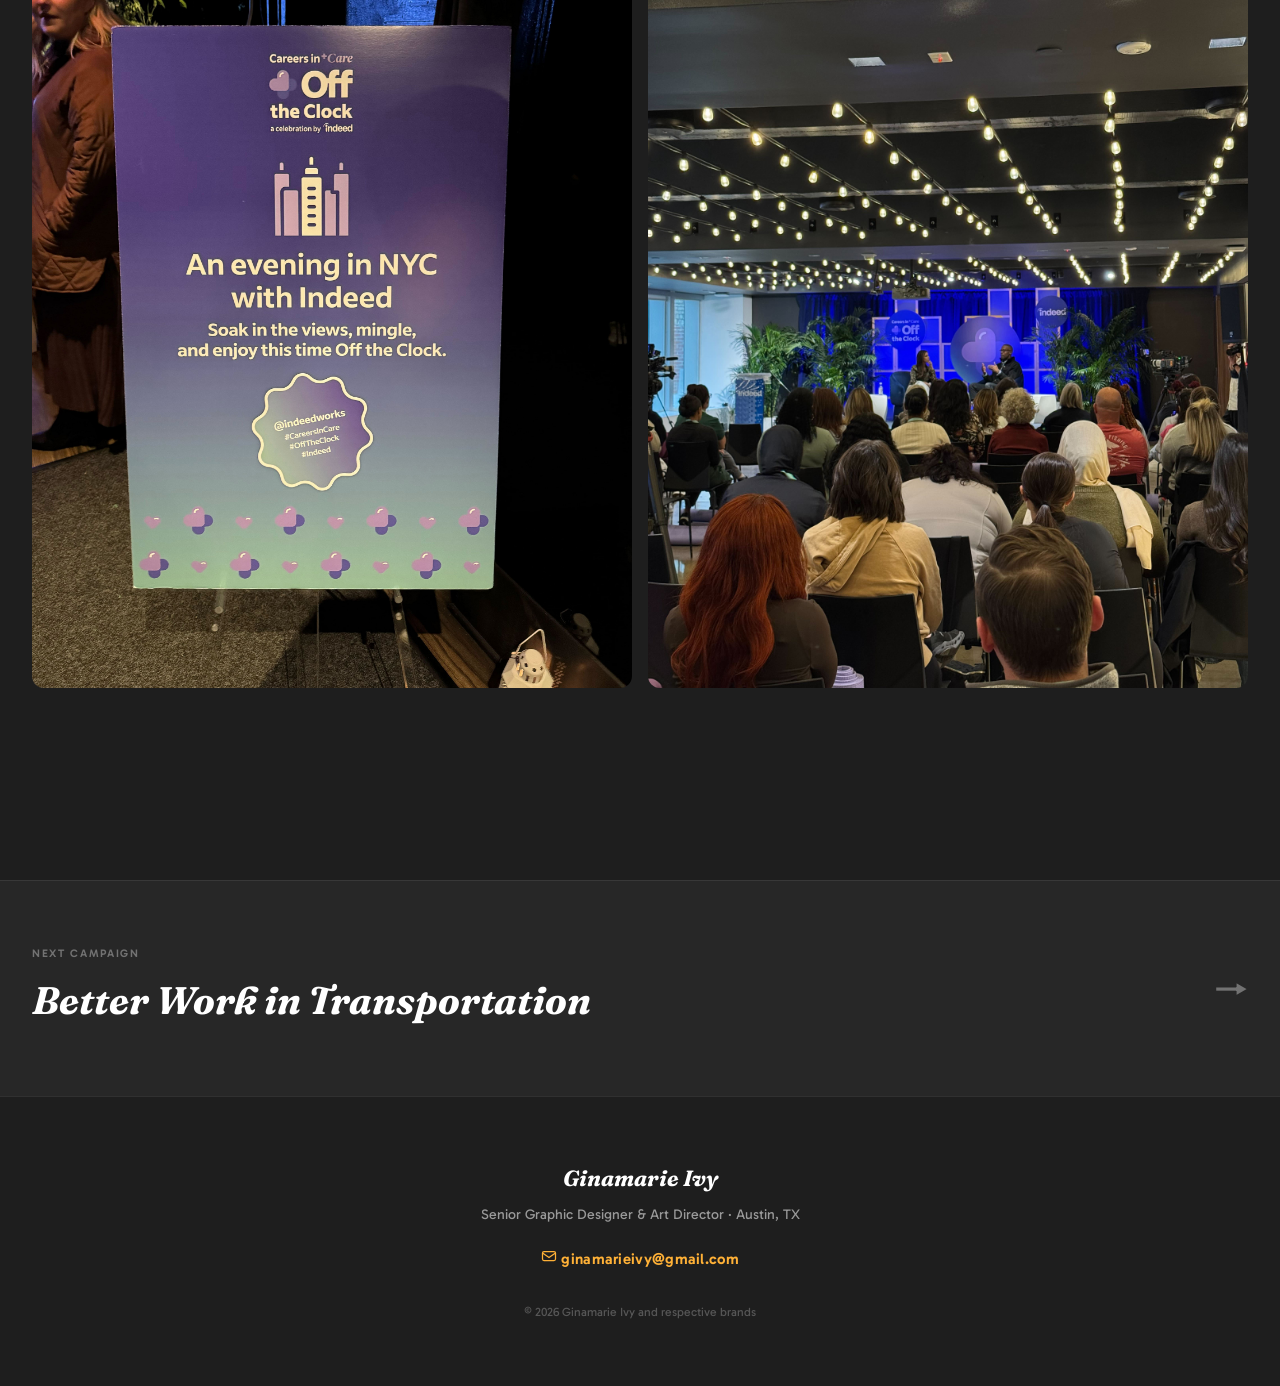
<file: category-campaigns/careers-in-care.html>
<!DOCTYPE html>
<html lang="en">
<head>
  <meta charset="UTF-8">
  <meta name="viewport" content="width=device-width, initial-scale=1.0">
  <title>Careers in Care — Category Campaigns — Ginamarie Ivy</title>
  <meta name="description" content="Careers in Care: Healthcare campaign design, photoshoot art direction, and event branding for Indeed by Ginamarie Ivy.">
  <link rel="stylesheet" href="../css/style.css">
  <link rel="icon" type="image/png" href="../images/favicon.png">
  <style>
    .cs-hero__bg-placeholder--cic {
      background: linear-gradient(135deg, #1A1640 0%, #2D2880 40%, #4840A3 80%, #6B65C8 100%);
    }
    .gallery-placeholder {
      background: #1A1640;
      display: flex;
      align-items: center;
      justify-content: center;
      color: rgba(255,255,255,0.25);
      font-size: 0.875rem;
      letter-spacing: 0.05em;
      text-transform: uppercase;
      text-align: center;
      padding: 1rem;
      aspect-ratio: 16/9;
    }
    .filmstrip-wrapper {
      position: relative;
      margin-bottom: var(--space-xl);
    }
    .filmstrip {
      overflow-x: auto;
      overflow-y: hidden;
      -webkit-overflow-scrolling: touch;
      scrollbar-width: none;
      scroll-behavior: smooth;
    }
    .filmstrip::-webkit-scrollbar { display: none; }
    .filmstrip__track {
      display: flex;
      gap: 1rem;
      padding: 0 var(--space-md);
      width: max-content;
    }
    .filmstrip__item {
      height: 520px;
      width: auto;
      flex-shrink: 0;
      border-radius: 12px;
      overflow: hidden;
    }
    .filmstrip__item img {
      height: 100%;
      width: auto;
      display: block;
      object-fit: cover;
    }
    .filmstrip__arrow {
      position: absolute;
      top: 50%;
      transform: translateY(-50%);
      width: 48px;
      height: 48px;
      border-radius: 50%;
      background: #FFB137;
      border: 1px solid #FFB137;
      color: #1a1a1a;
      display: flex;
      align-items: center;
      justify-content: center;
      cursor: pointer;
      transition: background 0.2s ease, transform 0.2s ease;
      z-index: 10;
    }
    .filmstrip__arrow:hover {
      background: #e69f20;
      transform: translateY(-50%) scale(1.08);
    }
    .filmstrip__arrow--left {
      left: 1.25rem;
      opacity: 0;
      pointer-events: none;
      transition: opacity 0.2s ease, background 0.2s ease, transform 0.2s ease;
    }
    .filmstrip__arrow--left.visible {
      opacity: 1;
      pointer-events: auto;
    }
    .filmstrip__arrow--right { right: 1.25rem; }
    @media (max-width: 768px) {
      .filmstrip__item { height: 320px; }
      .filmstrip__arrow { width: 40px; height: 40px; }
    }
  </style>
</head>
<body>

  <!-- NAV -->
  <nav class="nav" id="nav">
    <div class="nav__inner">
      <a href="../index.html" class="nav__logo" aria-label="Back to home">
        <div class="nav__logo-mark"><img src="../images/favicon.png" alt="Ginamarie Ivy logo" style="width:100%;height:100%;object-fit:cover;border-radius:5px;"></div>
        <span>Ginamarie Ivy</span>
      </a>
      <ul class="nav__links">
        <li><a href="../index.html#work" class="nav__link">Work</a></li>
        <li><a href="../about.html" class="nav__link">About</a></li>
        <li><a href="#" class="nav__link nav__link--contact js-email-link">Contact</a></li>
      </ul>
    </div>
  </nav>

  <!-- HERO -->
  <header class="cs-hero">
    <picture>
      <source media="(max-width: 768px)" srcset="../images/heroes/careers-in-care-hero-mobile.png">
      <img src="../images/heroes/careers-in-care-hero.png" alt="Careers in Care" class="cs-hero__bg" style="object-fit:cover;object-position:center;">
    </picture>
    <div class="cs-hero__overlay" aria-hidden="true"></div>
    <div class="cs-hero__content" style="max-width: var(--max-width); margin: 0 auto; width: 100%; padding: 0 var(--space-md);">
      <a href="index.html" class="cs-hero__back">
        <span class="cs-hero__back-arrow">←</span>
        Category Campaigns
      </a>
      <p class="cs-hero__eyebrow">Healthcare · Brand Identity · Art Direction · Event Design</p>
      <h1 class="cs-hero__title">Careers<br>in Care</h1>
    </div>
  </header>

  <!-- META -->
  <div class="cs-meta">
    <div class="cs-meta__inner">
      <div class="cs-meta__item">
        <p class="cs-meta__label">Role</p>
        <p class="cs-meta__value">Lead Brand Designer &amp; Art Director</p>
      </div>
      <div class="cs-meta__item">
        <p class="cs-meta__label">Client</p>
        <p class="cs-meta__value">Indeed</p>
      </div>
      <div class="cs-meta__item">
        <p class="cs-meta__label">Years</p>
        <p class="cs-meta__value">2023–2025</p>
      </div>
      <div class="cs-meta__item">
        <p class="cs-meta__label">Deliverables</p>
        <p class="cs-meta__value">Brand identity, photoshoot art direction, social, display, print, event design, OOH</p>
      </div>
    </div>
  </div>

  <!-- Logo Hero -->
  <div class="cs-gallery__grid fade-up" style="margin-bottom: 0;">
    <div class="cs-gallery__item" style="border-radius: 0;">
      <img src="../images/category/careers-in-care-logo-hero.png" alt="Careers in Care logo">
    </div>
  </div>

  <!-- BODY -->
  <div class="cs-body">

    <!-- Overview -->
    <div class="cs-section fade-up">
      <p class="cs-section__label">Overview</p>
      <div class="cs-section__content">
        <h3>Healthcare's own visual identity — built from the ground up</h3>
        <p>
          Careers in Care is the flagship healthcare campaign within Indeed's Category system,
          targeting nurses and other healthcare workers — one of the most supply-constrained job
          categories on the platform. The goal: make healthcare workers feel genuinely seen by a brand
          that's usually associated with desk jobs.
        </p>
        <p>
          I designed the Careers in Care brand identity, the event environment, and the earned media assets for
          both the 2023 and 2024 editions — and extended it into the "Off the Clock" event experience
          in 2025.
        </p>
      </div>
    </div>

    <!-- CiC Anthem Video -->
    <div class="fade-up" style="margin-bottom: var(--space-xl);">
      <div style="padding:75% 0 0 0; position:relative; border-radius:12px; overflow:hidden;">
        <iframe src="https://player.vimeo.com/video/1189070136?badge=0&amp;autopause=0&amp;player_id=0&amp;app_id=58479" frameborder="0" allow="autoplay; fullscreen; picture-in-picture; clipboard-write; encrypted-media; web-share" referrerpolicy="strict-origin-when-cross-origin" style="position:absolute;top:0;left:0;width:100%;height:100%;" title="Indeed's Careers in Care Campaign Anthem"></iframe>
      </div>
    </div>

    <!-- Photoshoot Art Direction -->
    <div class="cs-section fade-up">
      <p class="cs-section__label">Art Direction</p>
      <div class="cs-section__content">
        <h3>An original photoshoot built around real healthcare workers</h3>
        <p>
          I helped to art direct the Careers in Care photoshoot — building the set design concept and
          directing the full session to produce owned photography that could anchor the campaign across
          every channel. No stock imagery: just real healthcare workers, a considered set, and a creative brief
          designed to feel human and specific rather than generic "healthcare."
        </p>
        <p>
          The resulting library became the visual backbone for social, paid display, email, and
          out-of-home executions throughout the year.
        </p>
      </div>
    </div>

    <!-- Photoshoot filmstrip -->
    <div class="filmstrip-wrapper fade-up" style="margin-bottom: 0;">
      <div class="filmstrip" id="filmstrip">
        <div class="filmstrip__track">
          <div class="filmstrip__item">
            <img src="../images/category/careers-in-care-photoshoot-01.jpg" alt="Careers in Care photoshoot">
          </div>
          <div class="filmstrip__item">
            <img src="../images/category/careers-in-care-photoshoot-02.jpg" alt="Careers in Care photoshoot">
          </div>
          <div class="filmstrip__item">
            <img src="../images/category/careers-in-care-photoshoot-03.jpg" alt="Careers in Care photoshoot">
          </div>
          <div class="filmstrip__item">
            <img src="../images/category/careers-in-care-photoshoot-04.jpg" alt="Careers in Care photoshoot">
          </div>
          <div class="filmstrip__item">
            <img src="../images/category/careers-in-care-photoshoot-05.jpg" alt="Careers in Care photoshoot">
          </div>
          <div class="filmstrip__item">
            <img src="../images/category/careers-in-care-photoshoot-06.jpg" alt="Careers in Care photoshoot">
          </div>
          <div class="filmstrip__item">
            <img src="../images/category/careers-in-care-photoshoot-07.jpg" alt="Careers in Care photoshoot">
          </div>
          <div class="filmstrip__item">
            <img src="../images/category/careers-in-care-photoshoot-08.jpg" alt="Careers in Care photoshoot">
          </div>
        </div>
      </div>
      <button class="filmstrip__arrow filmstrip__arrow--left" id="filmstrip-prev" aria-label="Previous">
        <svg width="20" height="20" viewBox="0 0 20 20" fill="none"><polyline points="13 4 7 10 13 16" stroke="currentColor" stroke-width="2" stroke-linecap="round" stroke-linejoin="round"/></svg>
      </button>
      <button class="filmstrip__arrow filmstrip__arrow--right" id="filmstrip-next" aria-label="Next">
        <svg width="20" height="20" viewBox="0 0 20 20" fill="none"><polyline points="7 4 13 10 7 16" stroke="currentColor" stroke-width="2" stroke-linecap="round" stroke-linejoin="round"/></svg>
      </button>
    </div>
    <p class="cs-caption" style="margin-top: 0.75rem; margin-bottom: var(--space-xl);">Original photoshoot art directed across four sets in Dallas, TX</p>

    <!-- The Work -->
    <div class="cs-section fade-up">
      <p class="cs-section__label">The Work</p>
      <div class="cs-section__content">
        <h3>Social, display, print, and a tailored landing page</h3>
        <p>
          The Careers in Care campaign ran across social and paid display, anchored by the owned
          photography from the shoot. It extended into a full-page feature ad in
          <em>American Dental Association</em> trade magazine — one of the few placements reaching
          dental professionals directly — and a dedicated landing page on Indeed connecting
          healthcare workers with job search resources tailored to them.
        </p>
      </div>
    </div>

    <!-- Display + ADA Magazine + Social + Landing Page -->
    <div class="cs-gallery__grid fade-up">
      <div class="cs-gallery__item">
        <img src="../images/category/careers-in-care-display-ads.png" alt="Careers in Care display ads">
      </div>
      <div class="cs-gallery__item">
        <img src="../images/category/careers-in-care-magazine.png" alt="ADA Magazine feature">
      </div>
      <div class="cs-gallery__item">
        <img src="../images/category/careers-in-care-social.png" alt="Careers in Care social assets">
      </div>
      <div class="cs-gallery__item">
        <img src="../images/category/careers-in-care-landing-page.png" alt="Careers in Care tailored landing page">
      </div>
    </div>

    <!-- Game On — 2024 Extension -->
    <div class="cs-section fade-up" style="margin-bottom: var(--space-sm);">
      <p class="cs-section__label">2024 Extension</p>
      <div class="cs-section__content">
        <h3>Game On — a new concept within the system</h3>
        <p>
          In 2024, the Careers in Care system expanded with <em>Game On!</em> — a YouTube video
          series for Indeed's channel. I designed the logo and title treatment, art directed the
          set design across three episodes, created artwork for the motion graphics, and designed
          the YouTube thumbnails.
          <a href="https://www.youtube.com/playlist?list=PLRG9y2S7ImH4cPgrFY6MpnmaWIfvYs5Al" target="_blank" rel="noopener" style="color: var(--amber);">Watch the Game On playlist →</a>
        </p>
      </div>
    </div>

    <!-- Motion reel -->
    <div class="fade-up" style="margin-bottom: var(--space-lg);">
      <div style="padding:75% 0 0 0; position:relative; border-radius:12px; overflow:hidden;">
        <iframe src="https://player.vimeo.com/video/1193059648?badge=0&amp;autopause=0&amp;player_id=0&amp;app_id=58479" frameborder="0" allow="autoplay; fullscreen; picture-in-picture; clipboard-write; encrypted-media; web-share" referrerpolicy="strict-origin-when-cross-origin" style="position:absolute;top:0;left:0;width:100%;height:100%;" title="Careers in Care — Motion"></iframe>
      </div>
    </div>

    <!-- Off the Clock — Intro -->
    <div class="cs-section fade-up">
      <p class="cs-section__label">2025 — Off the Clock</p>
      <div class="cs-section__content">
        <h3>Event branding for healthcare workers: a night out, not a conference</h3>
        <p>
          "Off the Clock" was the 2025 Careers in Care event — a brand experience for healthcare
          workers to connect, celebrate, and recharge outside of work. I developed the full event
          identity from the ground up. What followed was one of the most valuable lessons of
          the project.
        </p>
      </div>
    </div>

    <!-- Off the Clock — V1 -->
    <div class="cs-section fade-up">
      <p class="cs-section__label">Version 1</p>
      <div class="cs-section__content">
        <h3>Initial direction: approved, spec'd, and already with the vendor</h3>
        <p>
          The first identity leaned into a bold, high-contrast, on-and-off toggle aesthetic — clean
          geometry, dark palette, confident type. It was approved internally, vendor specs were
          sent, and production was underway. Then a key stakeholder who hadn't been part of the
          original review loop saw it and immediately flagged that it read as a tech industry
          party, not a healthcare event. And, you know what? They were right.
        </p>
      </div>
    </div>

    <!-- V1 image -->
    <div class="cs-gallery__grid fade-up">
      <div class="cs-gallery__item">
        <img src="../images/category/careers-in-care-OTC-original.png" alt="Off the Clock — Version 1 identity">
      </div>
    </div>

    <!-- Pivot callout -->
    <div class="fade-up" style="margin-bottom: var(--space-xl);">
      <div class="cs-highlight">
        <p>This is what design actually looks like: catching something before it ships, taking the feedback seriously, and rebuilding fast. We had a tight window before final print deadlines. We used it.</p>
      </div>
    </div>

    <!-- Off the Clock — V2 -->
    <div class="cs-section fade-up">
      <p class="cs-section__label">Version 2</p>
      <div class="cs-section__content">
        <h3>The rebrand: warm, approachable, unmistakably healthcare</h3>
        <p>
          The revised identity shifted toward warmth, approachability, and the human side of
          care — softer color treatment, more inviting typography, imagery language that felt
          celebratory rather than corporate-cool. Healthcare workers weren't supposed to feel
          like they'd walked into a Google event. They were supposed to feel seen.
        </p>
        <p>
          V2 went to production, made it to the event, and landed exactly as intended.
        </p>
      </div>
    </div>

    <!-- V2 design image -->
    <div class="cs-gallery__grid fade-up">
      <div class="cs-gallery__item">
        <img src="../images/category/careers-in-care-OTC-v2.png" alt="Off the Clock — Version 2 identity">
      </div>
    </div>

    <!-- Event videos -->
    <div class="fade-up" style="margin-bottom: var(--space-xl); display:grid; grid-template-columns:1fr 1fr; gap: var(--space-md);">
      <a href="https://www.youtube.com/shorts/pxqY14gicwQ" target="_blank" rel="noopener" style="display:block; position:relative; border-radius:12px; overflow:hidden;">
        <img src="../images/category/careers-in-care-OTC-video1-thumb.png" alt="Off the Clock event — Video 1" style="width:100%; display:block;">
        <div style="position:absolute; inset:0; display:flex; align-items:center; justify-content:center; background:rgba(0,0,0,0.2);">
          <svg width="60" height="60" viewBox="0 0 60 60" fill="none" xmlns="http://www.w3.org/2000/svg">
            <circle cx="30" cy="30" r="30" fill="rgba(0,0,0,0.45)"/>
            <polygon points="24,18 46,30 24,42" fill="white"/>
          </svg>
        </div>
      </a>
      <a href="https://www.youtube.com/shorts/_PUGhRA_73c" target="_blank" rel="noopener" style="display:block; position:relative; border-radius:12px; overflow:hidden;">
        <img src="../images/category/careers-in-care-OTC-video2-thumb.png" alt="Off the Clock event — Video 2" style="width:100%; display:block;">
        <div style="position:absolute; inset:0; display:flex; align-items:center; justify-content:center; background:rgba(0,0,0,0.2);">
          <svg width="60" height="60" viewBox="0 0 60 60" fill="none" xmlns="http://www.w3.org/2000/svg">
            <circle cx="30" cy="30" r="30" fill="rgba(0,0,0,0.45)"/>
            <polygon points="24,18 46,30 24,42" fill="white"/>
          </svg>
        </div>
      </a>
    </div>

    <!-- Event stills -->
    <div class="cs-gallery__grid cs-gallery__grid--2col fade-up">
      <div class="cs-gallery__item">
        <img src="../images/category/careers-in-care-OTC-event-still-02.jpg" alt="Off the Clock event">
      </div>
      <div class="cs-gallery__item">
        <img src="../images/category/careers-in-care-OTC-event-still-03.jpg" alt="Off the Clock event">
      </div>
    </div>

  </div>

  <!-- NEXT SUB-CAMPAIGN -->
  <a href="transportation.html" class="cs-next">
    <div class="cs-next__inner">
      <div>
        <p class="cs-next__label">Next Campaign</p>
        <p class="cs-next__title">Better Work in Transportation</p>
      </div>
      <span class="cs-next__arrow">→</span>
    </div>
  </a>

  <!-- FOOTER -->
  <footer class="footer">
    <div class="footer__inner">
      <div class="footer__left">
        <p class="footer__name">Ginamarie Ivy</p>
        <p class="footer__tagline">Senior Graphic Designer &amp; Art Director · Austin, TX</p>
      </div>
      <div class="footer__right">
        <a href="#" class="footer__email js-email-link">
          <svg width="16" height="16" viewBox="0 0 16 16" fill="none" aria-hidden="true">
            <rect x="1.5" y="3.5" width="13" height="9" rx="1.5" stroke="currentColor" stroke-width="1.25"/>
            <path d="M1.5 5L8 9.5 14.5 5" stroke="currentColor" stroke-width="1.25"/>
          </svg>
          <span class="js-email-text"></span>
        </a>
        <p class="footer__copy">© 2026 Ginamarie Ivy and respective brands</p>
      </div>
    </div>
  </footer>

  <script src="https://player.vimeo.com/api/player.js"></script>
  <script src="../js/main.js"></script>
  <script>
    const filmstrip = document.getElementById('filmstrip');
    const prevBtn = document.getElementById('filmstrip-prev');
    const nextBtn = document.getElementById('filmstrip-next');
    const scrollAmount = 600;
    nextBtn.addEventListener('click', () => { filmstrip.scrollBy({ left: scrollAmount, behavior: 'smooth' }); });
    prevBtn.addEventListener('click', () => { filmstrip.scrollBy({ left: -scrollAmount, behavior: 'smooth' }); });
    filmstrip.addEventListener('scroll', () => { prevBtn.classList.toggle('visible', filmstrip.scrollLeft > 20); });
  </script>
</body>
</html>
</file>
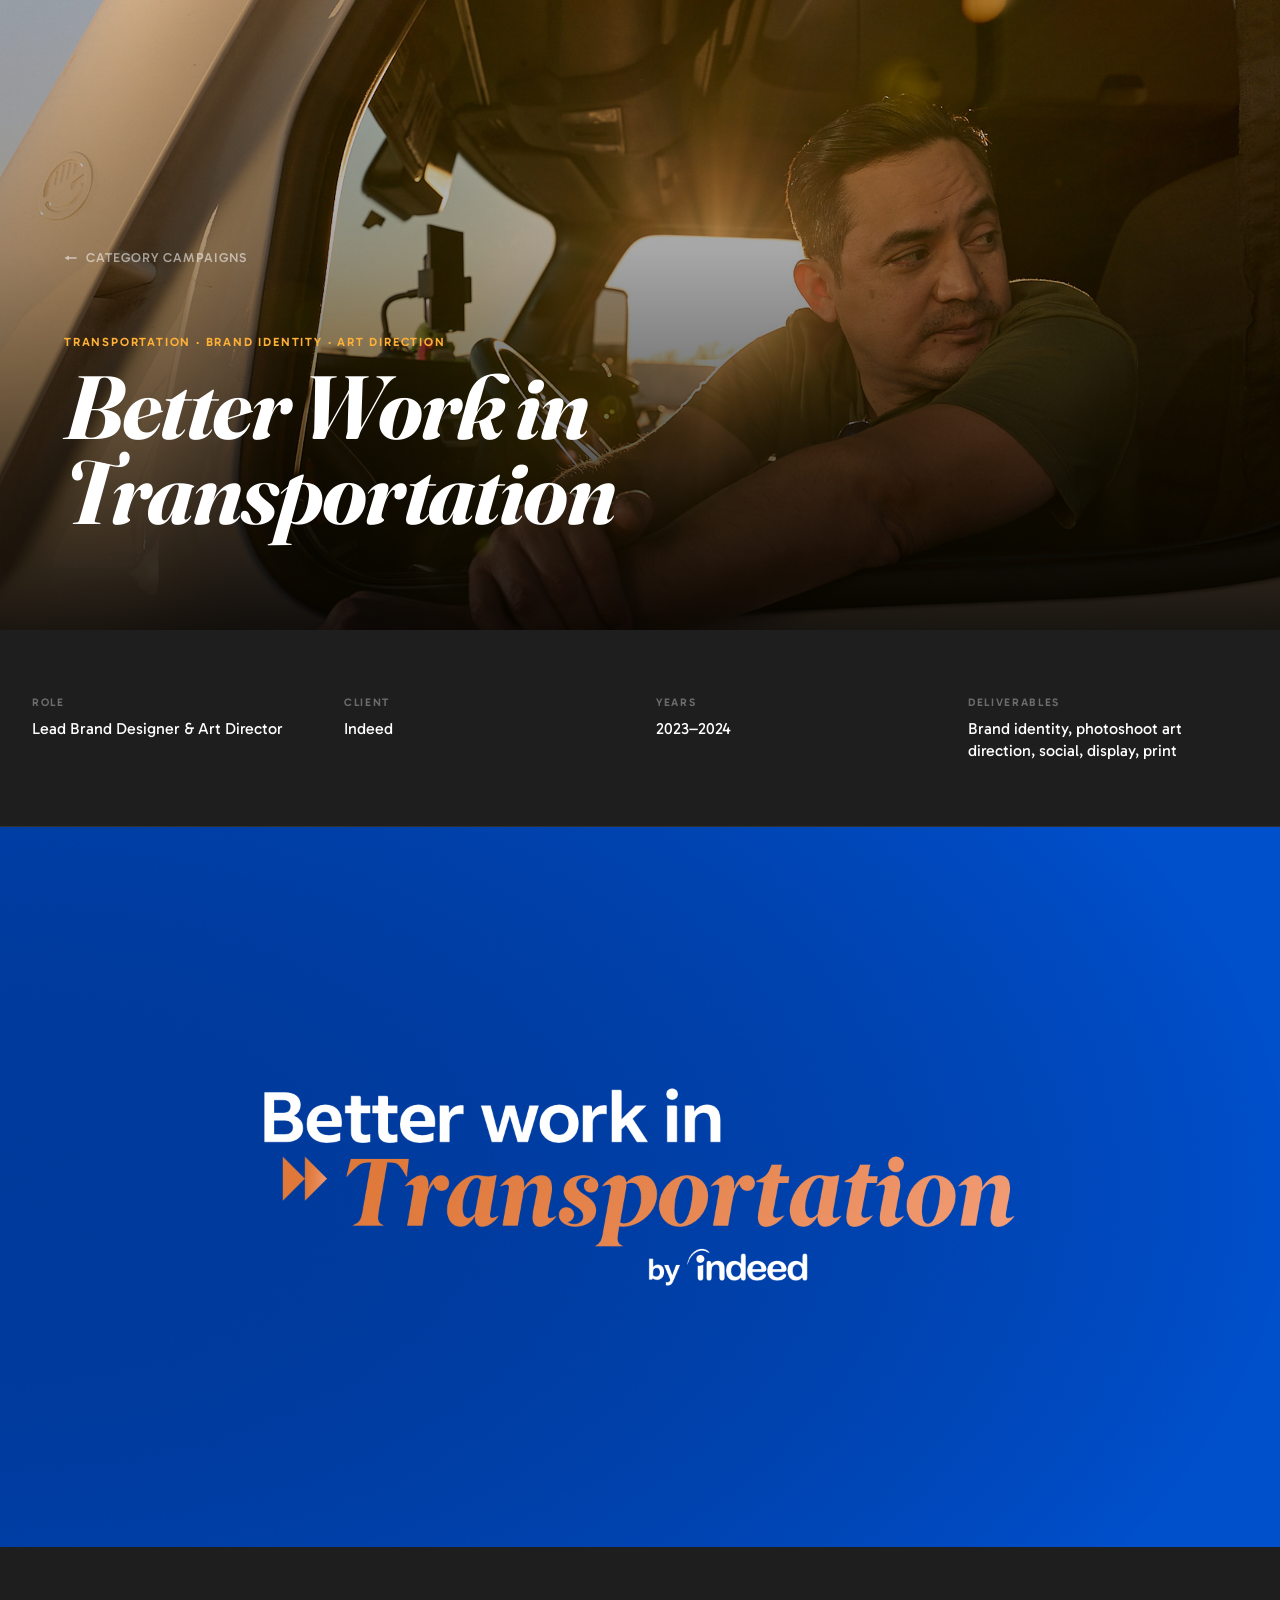
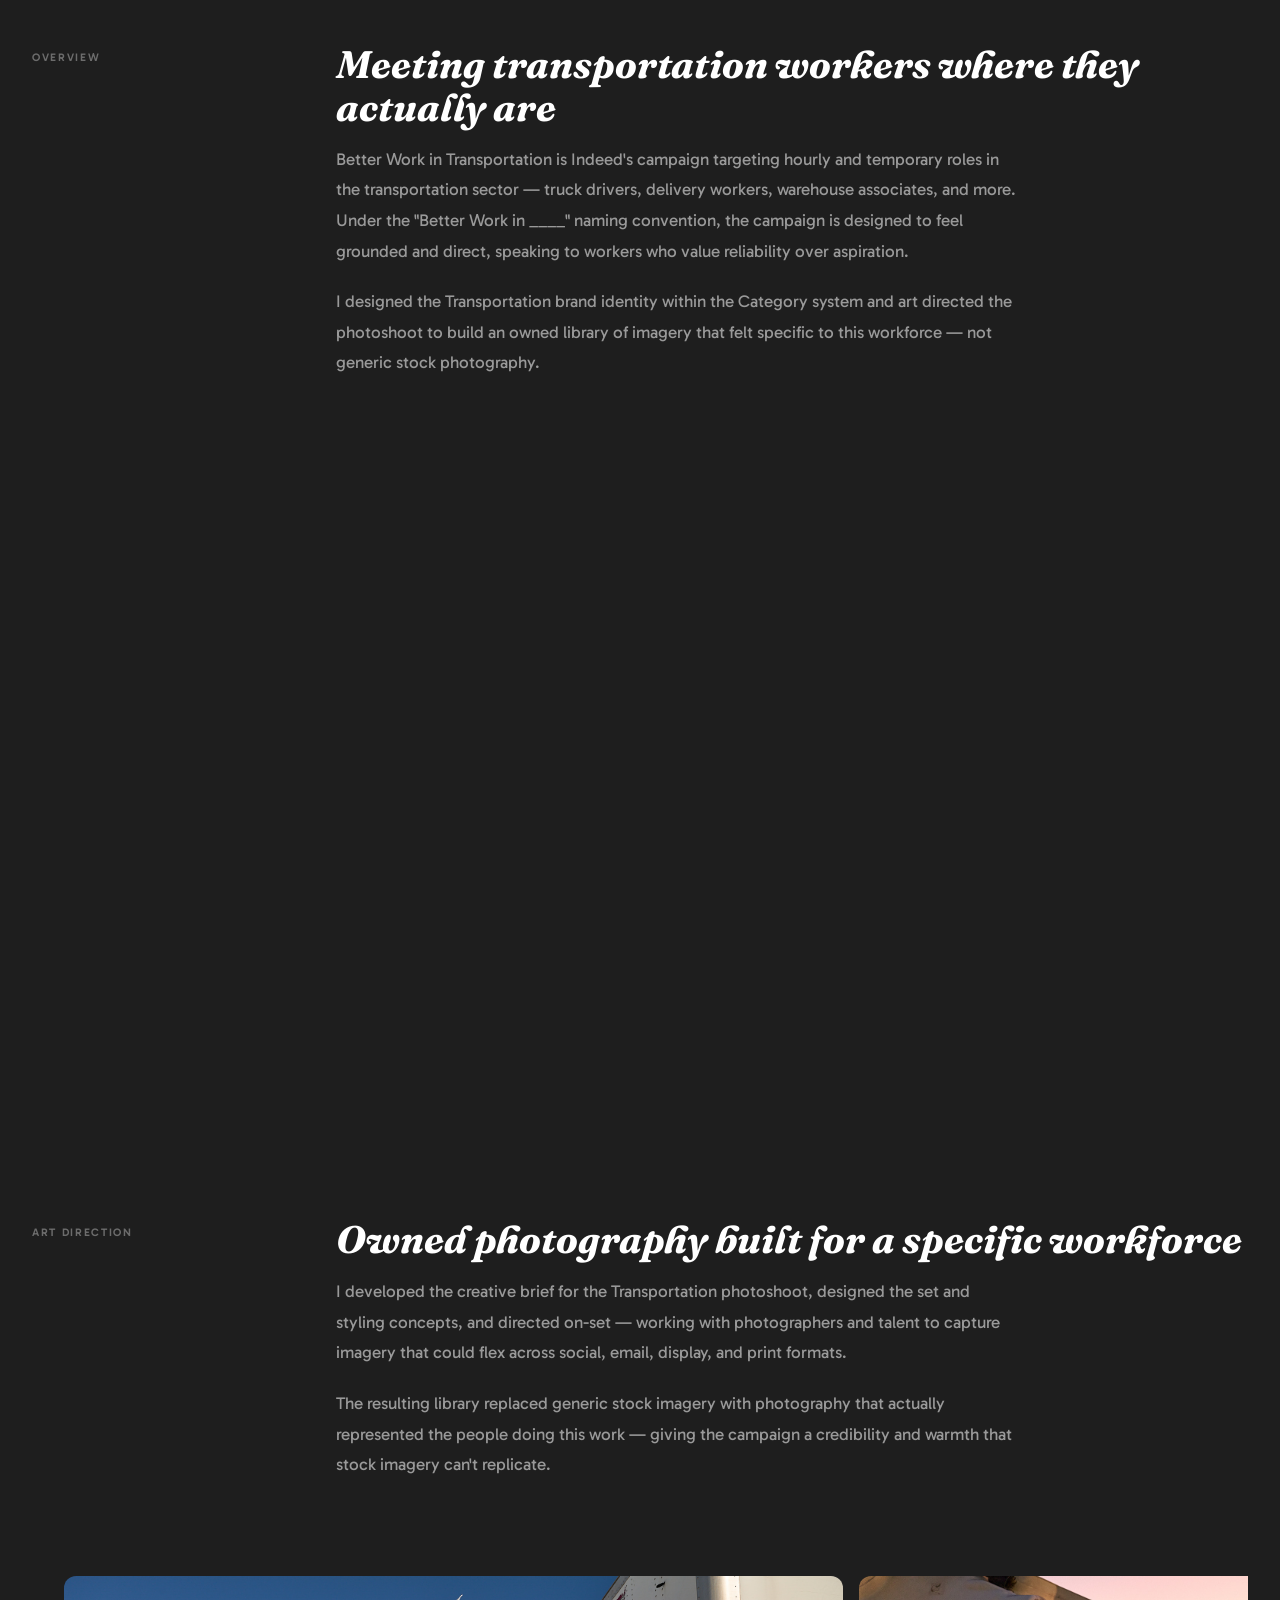
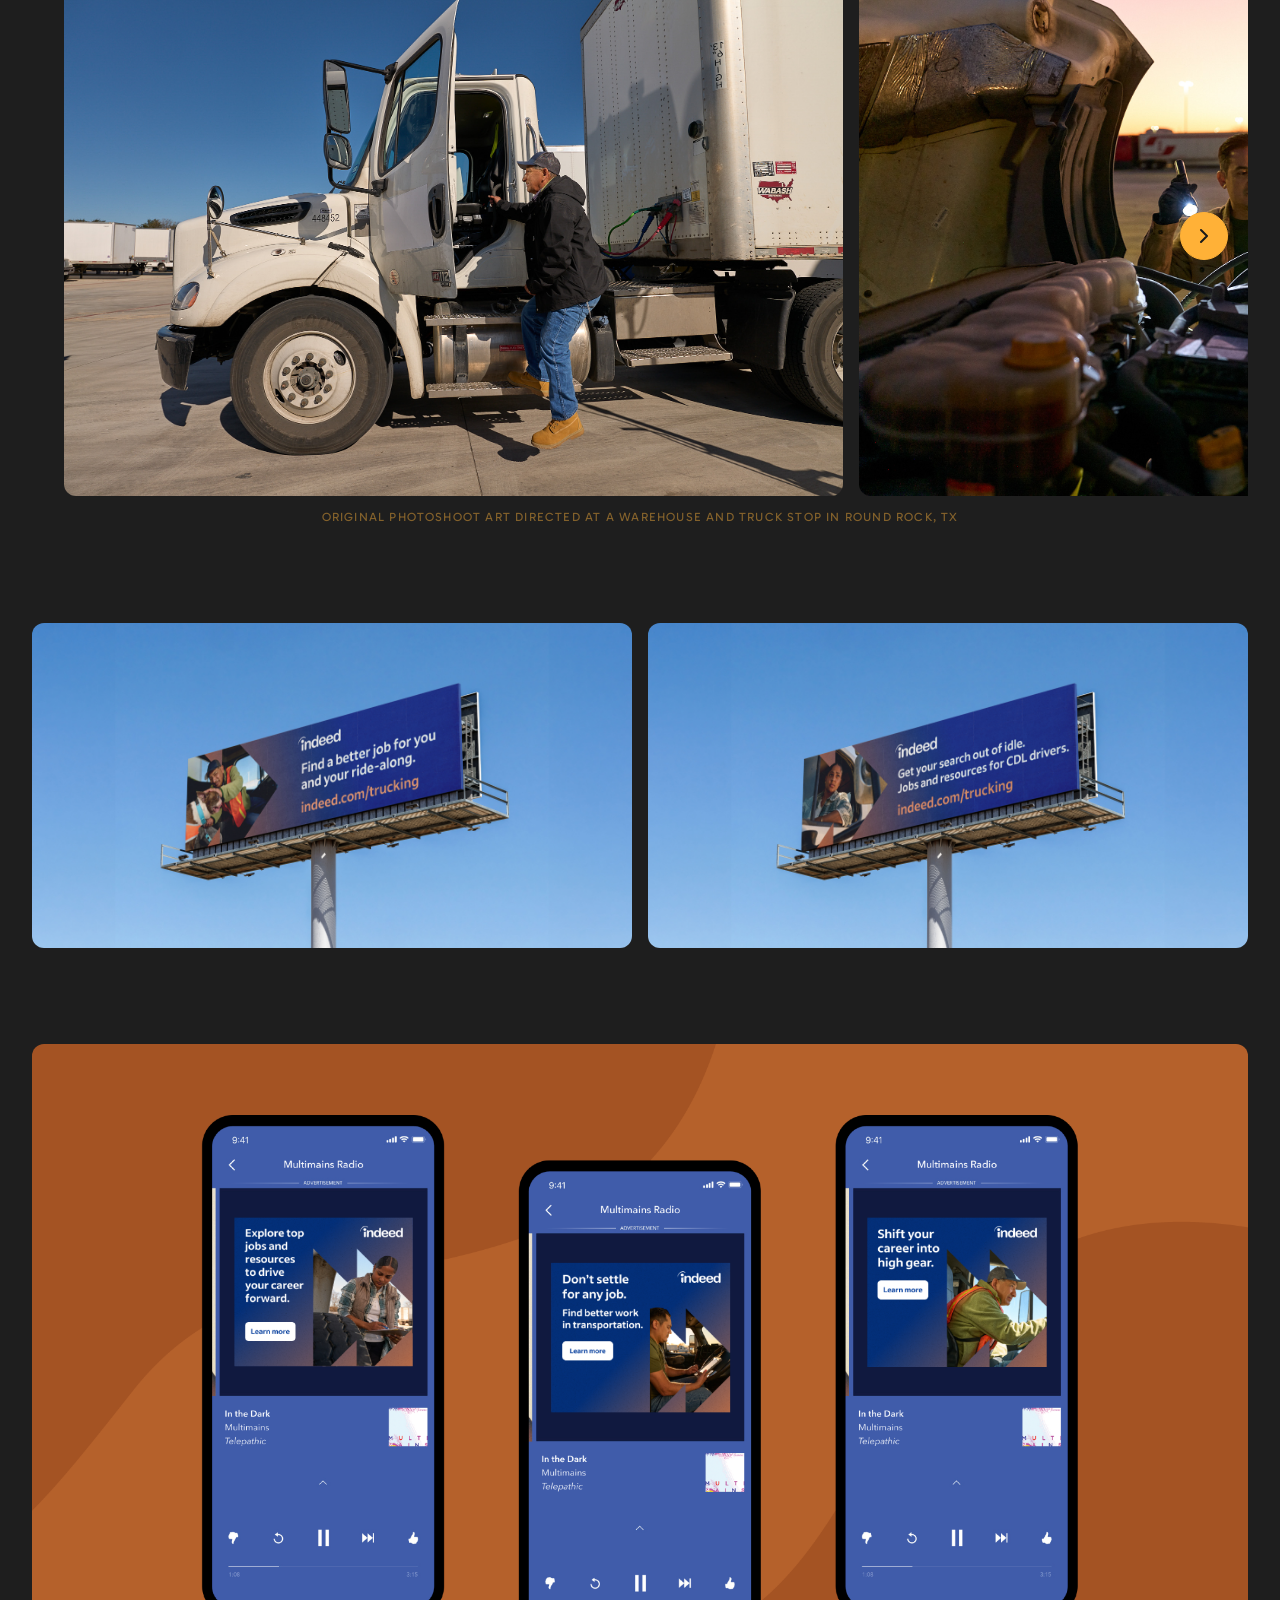
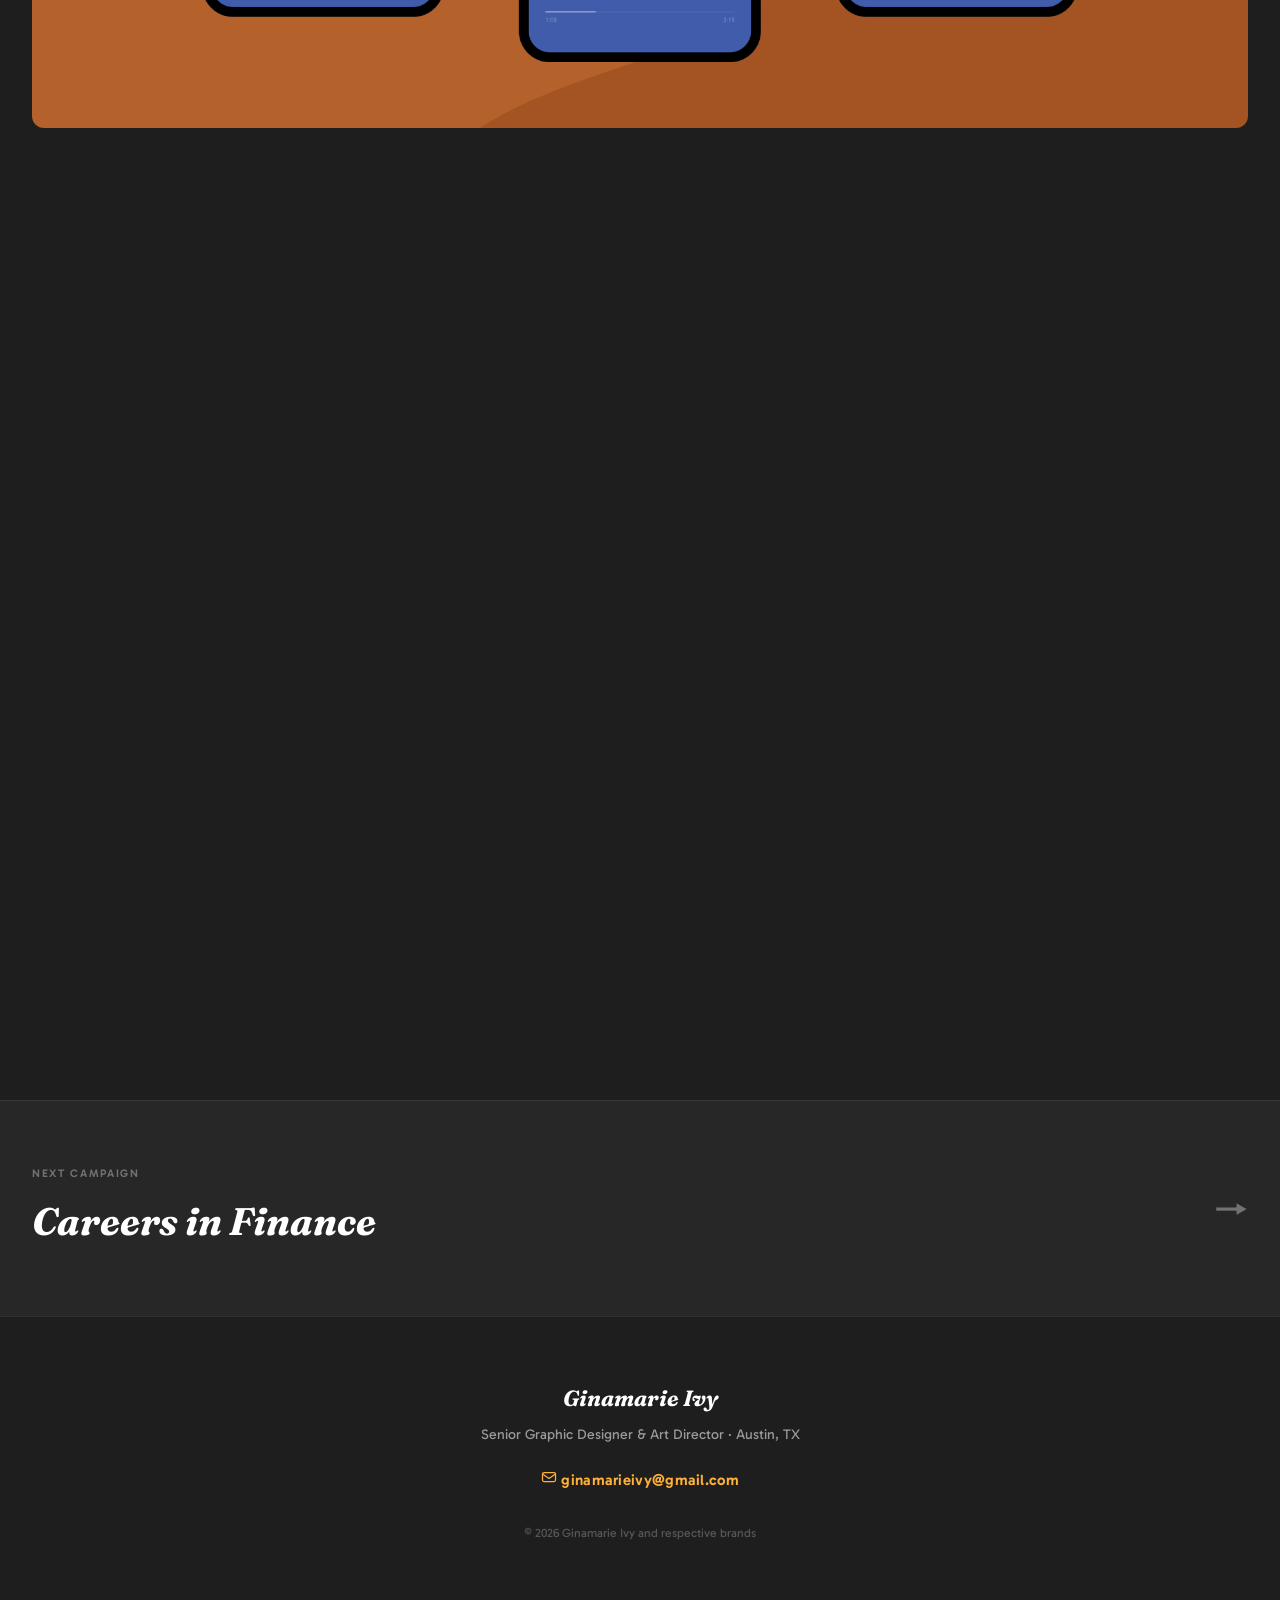
<file: category-campaigns/transportation.html>
<!DOCTYPE html>
<!-- v2 -->
<html lang="en">
<head>
  <meta charset="UTF-8">
  <meta name="viewport" content="width=device-width, initial-scale=1.0">
  <title>Better Work in Transportation — Category Campaigns — Ginamarie Ivy</title>
  <meta name="description" content="Better Work in Transportation: Campaign design and photoshoot art direction for Indeed by Ginamarie Ivy.">
  <link rel="stylesheet" href="../css/style.css">
  <link rel="icon" type="image/png" href="../images/favicon.png">
  <style>
    .cs-hero__bg-placeholder--transportation {
      background: linear-gradient(135deg, #78350f 0%, #92400e 40%, #d97706 80%, #fbbf24 100%);
    }
    .gallery-placeholder {
      background: #78350f;
      display: flex;
      align-items: center;
      justify-content: center;
      color: rgba(255,255,255,0.25);
      font-size: 0.875rem;
      letter-spacing: 0.05em;
      text-transform: uppercase;
      text-align: center;
      padding: 1rem;
      aspect-ratio: 16/9;
    }
    .filmstrip-wrapper {
      position: relative;
      margin-bottom: var(--space-xl);
    }
    .filmstrip {
      overflow-x: auto;
      overflow-y: hidden;
      -webkit-overflow-scrolling: touch;
      scrollbar-width: none;
      scroll-behavior: smooth;
    }
    .filmstrip::-webkit-scrollbar {
      display: none;
    }
    .filmstrip__track {
      display: flex;
      gap: 1rem;
      padding: 0 var(--space-md);
      width: max-content;
    }
    .filmstrip__item {
      height: 520px;
      width: auto;
      flex-shrink: 0;
      border-radius: 12px;
      overflow: hidden;
    }
    .filmstrip__item img {
      height: 100%;
      width: auto;
      display: block;
      object-fit: cover;
    }
    .filmstrip__arrow {
      position: absolute;
      top: 50%;
      transform: translateY(-50%);
      width: 48px;
      height: 48px;
      border-radius: 50%;
      background: #FFB137;
      border: 1px solid #FFB137;
      color: #1a1a1a;
      display: flex;
      align-items: center;
      justify-content: center;
      cursor: pointer;
      transition: background 0.2s ease, transform 0.2s ease;
      z-index: 10;
    }
    .filmstrip__arrow:hover {
      background: #e69f20;
      transform: translateY(-50%) scale(1.08);
    }
    .filmstrip__arrow--left {
      left: 1.25rem;
      opacity: 0;
      pointer-events: none;
      transition: opacity 0.2s ease, background 0.2s ease, transform 0.2s ease;
    }
    .filmstrip__arrow--left.visible {
      opacity: 1;
      pointer-events: auto;
    }
    .filmstrip__arrow--right {
      right: 1.25rem;
    }
    @media (max-width: 768px) {
      .filmstrip__item {
        height: 320px;
      }
      .filmstrip__arrow {
        width: 40px;
        height: 40px;
      }
    }
  </style>
</head>
<body>

  <!-- NAV -->
  <nav class="nav" id="nav">
    <div class="nav__inner">
      <a href="../index.html" class="nav__logo" aria-label="Back to home">
        <div class="nav__logo-mark"><img src="../images/favicon.png" alt="Ginamarie Ivy logo" style="width:100%;height:100%;object-fit:cover;border-radius:5px;"></div>
        <span>Ginamarie Ivy</span>
      </a>
      <ul class="nav__links">
        <li><a href="../index.html#work" class="nav__link">Work</a></li>
        <li><a href="../about.html" class="nav__link">About</a></li>
        <li><a href="#" class="nav__link nav__link--contact js-email-link">Contact</a></li>
      </ul>
    </div>
  </nav>

  <!-- HERO -->
  <header class="cs-hero">
    <picture>
      <source media="(max-width: 768px)" srcset="../images/heroes/transportation-hero-mobile.png">
      <img src="../images/heroes/transportation-hero.png" alt="Better Work in Transportation" class="cs-hero__bg" style="object-fit:cover;object-position:center;">
    </picture>
    <div class="cs-hero__overlay" aria-hidden="true"></div>
    <div class="cs-hero__content" style="max-width: var(--max-width); margin: 0 auto; width: 100%; padding: 0 var(--space-md);">
      <a href="index.html" class="cs-hero__back">
        <span class="cs-hero__back-arrow">←</span>
        Category Campaigns
      </a>
      <p class="cs-hero__eyebrow">Transportation · Brand Identity · Art Direction</p>
      <h1 class="cs-hero__title">Better Work in<br>Transportation</h1>
    </div>
  </header>

  <!-- META -->
  <div class="cs-meta">
    <div class="cs-meta__inner">
      <div class="cs-meta__item">
        <p class="cs-meta__label">Role</p>
        <p class="cs-meta__value">Lead Brand Designer &amp; Art Director</p>
      </div>
      <div class="cs-meta__item">
        <p class="cs-meta__label">Client</p>
        <p class="cs-meta__value">Indeed</p>
      </div>
      <div class="cs-meta__item">
        <p class="cs-meta__label">Years</p>
        <p class="cs-meta__value">2023–2024</p>
      </div>
      <div class="cs-meta__item">
        <p class="cs-meta__label">Deliverables</p>
        <p class="cs-meta__value">Brand identity, photoshoot art direction, social, display, print</p>
      </div>
    </div>
  </div>

  <!-- Logo Hero -->
  <div class="cs-gallery__grid fade-up" style="margin-bottom: 0;">
    <div class="cs-gallery__item" style="border-radius: 0;">
      <img src="../images/category/category-transportation-logo-hero.png" alt="Better Work in Transportation logo">
    </div>
  </div>

  <!-- BODY -->
  <div class="cs-body">

    <!-- Overview -->
    <div class="cs-section fade-up">
      <p class="cs-section__label">Overview</p>
      <div class="cs-section__content">
        <h3>Meeting transportation workers where they actually are</h3>
        <p>
          Better Work in Transportation is Indeed's campaign targeting hourly and temporary roles in
          the transportation sector — truck drivers, delivery workers, warehouse associates, and more.
          Under the "Better Work in ____" naming convention, the campaign is designed to feel
          grounded and direct, speaking to workers who value reliability over aspiration.
        </p>
        <p>
          I designed the Transportation brand identity within the Category system and art directed
          the photoshoot to build an owned library of imagery that felt specific to this workforce —
          not generic stock photography.
        </p>
      </div>
    </div>

    <!-- Transportation Video -->
    <div class="fade-up" style="max-width: var(--max-width); margin: 0 auto var(--space-xl); padding: 0 var(--space-md);">
      <div style="padding:56.25% 0 0 0; position:relative; border-radius:12px; overflow:hidden;">
        <iframe src="https://player.vimeo.com/video/1189071290?badge=0&amp;autopause=0&amp;player_id=0&amp;app_id=58479" frameborder="0" allow="autoplay; fullscreen; picture-in-picture; clipboard-write; encrypted-media; web-share" referrerpolicy="strict-origin-when-cross-origin" style="position:absolute;top:0;left:0;width:100%;height:100%;" title="Indeed's Better Work In Transporation Campaign Anthem"></iframe>
      </div>
    </div>

    <!-- Photoshoot -->
    <div class="cs-section fade-up">
      <p class="cs-section__label">Art Direction</p>
      <div class="cs-section__content">
        <h3>Owned photography built for a specific workforce</h3>
        <p>
          I developed the creative brief for the Transportation photoshoot, designed the set and
          styling concepts, and directed on-set — working with photographers and talent to capture
          imagery that could flex across social, email, display, and print formats.
        </p>
        <p>
          The resulting library replaced generic stock imagery with photography that actually
          represented the people doing this work — giving the campaign a credibility and warmth
          that stock imagery can't replicate.
        </p>
      </div>
    </div>

    <!-- Photoshoot filmstrip -->
    <div class="filmstrip-wrapper fade-up" style="margin-bottom: 0;">
      <div class="filmstrip" id="filmstrip">
        <div class="filmstrip__track">
          <div class="filmstrip__item">
            <img src="../images/category/transportation-photoshoot-01.jpg" alt="Transportation photoshoot">
          </div>
          <div class="filmstrip__item">
            <img src="../images/category/transportation-photoshoot-02.jpg" alt="Transportation photoshoot">
          </div>
          <div class="filmstrip__item">
            <img src="../images/category/transportation-photoshoot-03.jpg" alt="Transportation photoshoot">
          </div>
          <div class="filmstrip__item">
            <img src="../images/category/transportation-photoshoot-04.jpg" alt="Transportation photoshoot">
          </div>
          <div class="filmstrip__item">
            <img src="../images/category/transportation-photoshoot-05.jpg" alt="Transportation photoshoot">
          </div>
          <div class="filmstrip__item">
            <img src="../images/category/transportation-photoshoot-06.jpg" alt="Transportation photoshoot">
          </div>
          <div class="filmstrip__item">
            <img src="../images/category/transportation-photoshoot-07.jpg" alt="Transportation photoshoot">
          </div>
          <div class="filmstrip__item">
            <img src="../images/category/transportation-photoshoot-08.jpg" alt="Transportation photoshoot">
          </div>
        </div>
      </div>
      <button class="filmstrip__arrow filmstrip__arrow--left" id="filmstrip-prev" aria-label="Previous">
        <svg width="20" height="20" viewBox="0 0 20 20" fill="none"><polyline points="13 4 7 10 13 16" stroke="currentColor" stroke-width="2" stroke-linecap="round" stroke-linejoin="round"/></svg>
      </button>
      <button class="filmstrip__arrow filmstrip__arrow--right" id="filmstrip-next" aria-label="Next">
        <svg width="20" height="20" viewBox="0 0 20 20" fill="none"><polyline points="7 4 13 10 7 16" stroke="currentColor" stroke-width="2" stroke-linecap="round" stroke-linejoin="round"/></svg>
      </button>
    </div>
    <p class="cs-caption" style="margin-top: 0.75rem; margin-bottom: var(--space-xl);">Original photoshoot art directed at a warehouse and truck stop in Round Rock, TX</p>

    <!-- Billboard images -->
    <div class="cs-gallery__grid cs-gallery__grid--2col fade-up">
      <div class="cs-gallery__item">
        <img src="../images/category/transportation-billboard-01.jpg" alt="Transportation billboard">
      </div>
      <div class="cs-gallery__item">
        <img src="../images/category/transportation-billboard-02.jpg" alt="Transportation billboard">
      </div>
    </div>

    <div class="cs-gallery__grid fade-up">
      <div class="cs-gallery__item">
        <img src="../images/category/transportation-display-ads.png" alt="Transportation display ads">
      </div>
    </div>

    <div class="cs-gallery__grid fade-up">
      <div class="cs-gallery__item">
        <img src="../images/category/category-transportation-landing-page.png" alt="Better Work in Transportation landing page">
      </div>
    </div>

  </div>

  <!-- NEXT SUB-CAMPAIGN -->
  <a href="finance.html" class="cs-next">
    <div class="cs-next__inner">
      <div>
        <p class="cs-next__label">Next Campaign</p>
        <p class="cs-next__title">Careers in Finance</p>
      </div>
      <span class="cs-next__arrow">→</span>
    </div>
  </a>

  <!-- FOOTER -->
  <footer class="footer">
    <div class="footer__inner">
      <div class="footer__left">
        <p class="footer__name">Ginamarie Ivy</p>
        <p class="footer__tagline">Senior Graphic Designer &amp; Art Director · Austin, TX</p>
      </div>
      <div class="footer__right">
        <a href="#" class="footer__email js-email-link">
          <svg width="16" height="16" viewBox="0 0 16 16" fill="none" aria-hidden="true">
            <rect x="1.5" y="3.5" width="13" height="9" rx="1.5" stroke="currentColor" stroke-width="1.25"/>
            <path d="M1.5 5L8 9.5 14.5 5" stroke="currentColor" stroke-width="1.25"/>
          </svg>
          <span class="js-email-text"></span>
        </a>
        <p class="footer__copy">© 2026 Ginamarie Ivy and respective brands</p>
      </div>
    </div>
  </footer>

  <script src="https://player.vimeo.com/api/player.js"></script>
  <script src="../js/main.js"></script>
  <script>
    const filmstrip = document.getElementById('filmstrip');
    const prevBtn = document.getElementById('filmstrip-prev');
    const nextBtn = document.getElementById('filmstrip-next');
    const scrollAmount = 600;

    nextBtn.addEventListener('click', () => {
      filmstrip.scrollBy({ left: scrollAmount, behavior: 'smooth' });
    });
    prevBtn.addEventListener('click', () => {
      filmstrip.scrollBy({ left: -scrollAmount, behavior: 'smooth' });
    });
    filmstrip.addEventListener('scroll', () => {
      prevBtn.classList.toggle('visible', filmstrip.scrollLeft > 20);
    });
  </script>
</body>
</html>
</file>
<file: css/style.css>
/* ============================================================
   GINAMARIE IVY — Portfolio Site
   Complete redesign — dark editorial aesthetic
   ============================================================ */

/* --- Google Fonts --- */
@import url('https://fonts.googleapis.com/css2?family=Fraunces:ital,opsz,wght@0,9..144,300;0,9..144,400;0,9..144,700;0,9..144,900;1,9..144,300;1,9..144,400;1,9..144,700;1,9..144,900&family=Gabarito:wght@400;500;600;700;800;900&display=swap');

/* ============================================================
   CSS CUSTOM PROPERTIES
   ============================================================ */

:root {
  /* Core colors */
  --bg:       #1E1E1E;
  --fg:       #FFFFFF;
  --fg-muted: rgba(255, 255, 255, 0.55);

  /* Brand palette */
  --purple: #4252A6;
  --amber:  #FFB137;
  --teal:   #41A18C;
  --coral:  #F36648;
  --pink:   #F297A6;

  /* Supporting dark tones */
  --purple-950: #1A1640;
  --purple-900: #2C2070;
  --purple-400: #9BA8D8;

  /* Fonts */
  --font-display: 'Fraunces', Georgia, serif;
  --font-body:    'Gabarito', sans-serif;

  /* Layout */
  --max-width:  1320px;
  --nav-height: 72px;

  /* Spacing */
  --space-xs:  0.5rem;
  --space-sm:  1rem;
  --space-md:  2rem;
  --space-lg:  4rem;
  --space-xl:  6rem;
  --space-2xl: 10rem;

  /* Transitions */
  --transition-fast: 150ms ease;
  --transition-base: 300ms ease;
  --transition-slow: 500ms cubic-bezier(0.25, 0.46, 0.45, 0.94);
}

/* ============================================================
   RESET & BASE
   ============================================================ */

*, *::before, *::after {
  box-sizing: border-box;
  margin: 0;
  padding: 0;
}

html {
  scroll-behavior: smooth;
  font-size: 16px;
}

body {
  background: var(--bg);
  color: var(--fg);
  font-family: var(--font-body);
  -webkit-font-smoothing: antialiased;
  -moz-osx-font-smoothing: grayscale;
  line-height: 1.6;
  overflow-x: hidden;
}

img {
  display: block;
  max-width: 100%;
}

a {
  color: inherit;
  text-decoration: none;
}

ul {
  list-style: none;
}

/* ============================================================
   NAVIGATION
   ============================================================ */

.nav {
  position: fixed;
  top: 0;
  left: 0;
  right: 0;
  z-index: 100;
  height: var(--nav-height);
  display: flex;
  align-items: center;
  padding: 0 var(--space-md);
  background: rgba(30, 30, 30, 0.92);
  backdrop-filter: blur(12px);
  -webkit-backdrop-filter: blur(12px);
  border-bottom: 1px solid rgba(255, 255, 255, 0.06);
  opacity: 0;
  pointer-events: none;
  transition: opacity 0.4s ease;
}

.nav.visible {
  opacity: 1;
  pointer-events: auto;
}

.nav__inner {
  width: 100%;
  max-width: var(--max-width);
  margin: 0 auto;
  display: flex;
  align-items: center;
  justify-content: space-between;
}

.nav__logo {
  display: flex;
  align-items: center;
  gap: 0.75rem;
  font-family: var(--font-body);
  font-size: 0.9375rem;
  font-weight: 600;
  letter-spacing: 0.01em;
  color: var(--fg);
  transition: opacity var(--transition-fast);
}

.nav__logo:hover {
  opacity: 0.75;
}

.nav__logo-mark {
  width: 34px;
  height: 34px;
  border-radius: 7px;
  overflow: hidden;
  flex-shrink: 0;
  display: flex;
  align-items: center;
  justify-content: center;
}

.nav__logo-mark img {
  width: 100%;
  height: 100%;
  object-fit: contain;
  border-radius: 5px;
}

.nav__links {
  display: flex;
  align-items: center;
  gap: 2rem;
}

.nav__link {
  font-family: var(--font-body);
  font-size: 0.875rem;
  font-weight: 500;
  letter-spacing: 0.08em;
  text-transform: uppercase;
  color: rgba(255, 255, 255, 0.6);
  display: inline-flex;
  align-items: center;
  line-height: 1;
  transition: color var(--transition-fast);
}

.nav__link:hover {
  color: var(--fg);
}

.nav__link--contact {
  padding: 0.6rem 1.25rem 0.5rem;
  border: 1.5px solid rgba(255, 255, 255, 0.3);
  border-radius: 100px;
  color: var(--fg);
  transition: background var(--transition-fast), border-color var(--transition-fast), color var(--transition-fast);
}

.nav__link--contact:hover {
  background: var(--fg);
  border-color: var(--fg);
  color: var(--bg);
}

/* ============================================================
   BUTTONS
   ============================================================ */

.btn {
  display: inline-flex;
  align-items: center;
  line-height: 1;
  font-family: var(--font-body);
  font-size: 0.875rem;
  font-weight: 600;
  letter-spacing: 0.08em;
  text-transform: uppercase;
  padding: 1rem 2rem 0.8rem;
  border-radius: 100px;
  cursor: pointer;
  border: none;
  transition: all 0.2s ease;
  gap: 0.5rem;
}

.btn--primary {
  background: var(--amber);
  color: #1E1E1E;
}

.btn--primary:hover {
  background: #ffc055;
  transform: translateY(-1px);
}

.btn--outline {
  background: transparent;
  color: var(--fg);
  border: 1.5px solid rgba(255, 255, 255, 0.3);
}

.btn--outline:hover {
  border-color: var(--fg);
  background: rgba(255, 255, 255, 0.06);
}

.btn--ghost {
  background: transparent;
  color: var(--fg);
  border: none;
  padding-top: 0;
  padding-bottom: 0;
}

.btn--ghost:hover {
  color: var(--amber);
}

/* ============================================================
   HERO
   ============================================================ */

.hero {
  min-height: 100vh;
  background: var(--bg);
  display: flex;
  align-items: center;
  padding: var(--space-xl) var(--space-md);
  position: relative;
  overflow: hidden;
}

.hero__inner {
  width: 100%;
  max-width: var(--max-width);
  margin: 0 auto;
}

.hero__eyebrow {
  font-family: var(--font-body);
  font-size: 0.75rem;
  font-weight: 600;
  letter-spacing: 0.15em;
  text-transform: uppercase;
  color: var(--fg-muted);
  margin-bottom: 1.5rem;
  display: flex;
  align-items: center;
  gap: 0.75rem;
}

.hero__eyebrow-shape {
  height: 20px;
  width: auto;
  flex-shrink: 0;
  display: block;
}

.hero__name {
  font-family: var(--font-display);
  font-size: clamp(3rem, 12vw, 13rem);
  font-weight: 900;
  font-style: italic;
  line-height: 0.88;
  color: var(--fg);
  margin-bottom: 3.5rem;
  letter-spacing: -0.02em;
}

.hero__name .line {
  display: block;
}

.hero__tagline {
  font-family: var(--font-body);
  font-size: 1.125rem;
  font-weight: 400;
  color: var(--fg-muted);
  line-height: 1.7;
  margin-top: 2rem;
  max-width: 480px;
}

.hero__cta {
  display: flex;
  flex-direction: row;
  align-items: center;
  gap: 1rem;
  margin-top: 3rem;
  flex-wrap: wrap;
}

.hero__scroll {
  position: absolute;
  bottom: 2rem;
  left: 50%;
  transform: translateX(-50%);
  color: rgba(255, 255, 255, 0.3);
  line-height: 1;
  margin: 0;
}

/* ============================================================
   PROJECT ROWS (homepage)
   ============================================================ */

.project-row {
  width: 100%;
  min-height: 85vh;
  display: flex;
  flex-direction: row;
  cursor: pointer;
  text-decoration: none;
  color: inherit;
  margin-bottom: -1px;
}

.project-row--reverse {
  flex-direction: row-reverse;
}

/* Color panel — left (or right for reverse) */
.project-row__color-panel {
  width: 42%;
  min-height: 85vh;
  display: flex;
  flex-direction: column;
  justify-content: flex-end;
  padding: 3.5rem;
  position: relative;
  overflow: hidden;
  flex-shrink: 0;
}

/* Decorative blob shape */
.project-shape {
  position: absolute;
  top: -2rem;
  right: -2rem;
  width: 260px;
  height: 260px;
  opacity: 0.25;
  pointer-events: none;
  object-fit: contain;
}

/* Info layer sits above the shape */
.project-row__info {
  position: relative;
  z-index: 2;
}

.project-row__eyebrow {
  font-family: var(--font-body);
  font-size: 0.7rem;
  font-weight: 600;
  letter-spacing: 0.18em;
  text-transform: uppercase;
  color: rgba(0, 0, 0, 0.55);
  margin-bottom: 1rem;
}

.project-row__title {
  font-family: var(--font-display);
  font-size: clamp(2.5rem, 5vw, 4.5rem);
  font-weight: 700;
  font-style: italic;
  color: #1E1E1E;
  line-height: 1.05;
  margin-bottom: 1.5rem;
}

.project-row__tags {
  display: flex;
  flex-wrap: wrap;
  gap: 0.5rem;
  margin-bottom: 2rem;
}

.project-row__tag {
  font-family: var(--font-body);
  font-size: 0.7rem;
  font-weight: 600;
  letter-spacing: 0.1em;
  text-transform: uppercase;
  padding: 0.4rem 0.875rem 0.3rem;
  border-radius: 100px;
  background: rgba(0, 0, 0, 0.12);
  color: rgba(0, 0, 0, 0.65);
  display: inline-flex;
  align-items: center;
  line-height: 1;
}

.project-row__cta {
  font-family: var(--font-body);
  font-size: 0.8rem;
  font-weight: 700;
  letter-spacing: 0.12em;
  text-transform: uppercase;
  color: #1E1E1E;
  display: inline-flex;
  align-items: center;
  gap: 0.5rem;
  transition: gap 0.2s ease;
}

.project-row:hover .project-row__cta {
  gap: 0.875rem;
}

/* Image panel — right (or left for reverse) */
.project-row__image-panel {
  flex: 1;
  min-height: 85vh;
  position: relative;
  overflow: hidden;
}

.project-row__image-panel img {
  position: absolute;
  inset: 0;
  width: 100%;
  height: 100%;
  object-fit: cover;
  display: block;
  transition: transform 0.6s ease;
}

.project-row:hover .project-row__image-panel img {
  transform: scale(1.03);
}

/* ============================================================
   FOOTER
   ============================================================ */

.footer {
  padding: 4rem 2rem;
  text-align: center;
  border-top: 1px solid rgba(255, 255, 255, 0.08);
  background: var(--bg);
}

.footer__name {
  font-family: var(--font-display);
  font-size: 1.375rem;
  font-weight: 700;
  font-style: italic;
  color: var(--fg);
  margin-bottom: 0.5rem;
}

.footer__tagline {
  font-family: var(--font-body);
  font-size: 0.875rem;
  font-weight: 400;
  color: var(--fg-muted);
  margin-bottom: 1.25rem;
}

.footer__email {
  display: inline-block;
  font-family: var(--font-body);
  font-size: 0.9375rem;
  font-weight: 600;
  color: var(--amber);
  letter-spacing: 0.02em;
  margin-bottom: 2rem;
  transition: opacity var(--transition-fast);
}

.footer__email:hover {
  opacity: 0.75;
}

.footer__copy {
  font-family: var(--font-body);
  font-size: 0.75rem;
  color: rgba(255, 255, 255, 0.25);
}

/* ============================================================
   ANIMATIONS
   ============================================================ */

.fade-up {
  opacity: 0;
  transform: translateY(40px);
  transition: opacity 0.7s ease, transform 0.7s ease;
}

.fade-up.visible {
  opacity: 1;
  transform: none;
}

.fade-up:nth-child(2) { transition-delay: 100ms; }
.fade-up:nth-child(3) { transition-delay: 200ms; }
.fade-up:nth-child(4) { transition-delay: 300ms; }
.fade-up:nth-child(5) { transition-delay: 400ms; }

@keyframes pulse-dot {
  0%, 100% { opacity: 1; transform: scale(1); }
  50%       { opacity: 0.5; transform: scale(0.7); }
}

@media (prefers-reduced-motion: reduce) {
  .fade-up {
    opacity: 1;
    transform: none;
    transition: none;
  }

  .project-row__image-panel img,
  .project-row:hover .project-row__image-panel img {
    transition: none;
    transform: none;
  }
}

/* ============================================================
   AWARDS RIBBON (retained from previous design)
   ============================================================ */

.awards-ribbon {
  padding: 1.25rem 2rem;
  background: rgba(255, 255, 255, 0.04);
  border-top: 1px solid rgba(255, 255, 255, 0.06);
  border-bottom: 1px solid rgba(255, 255, 255, 0.06);
  overflow: hidden;
}

.awards-ribbon__track {
  display: flex;
  align-items: center;
  gap: var(--space-xl);
  animation: marquee 22s linear infinite;
  white-space: nowrap;
}

.awards-ribbon__item {
  display: flex;
  align-items: center;
  gap: 0.75rem;
  font-family: var(--font-body);
  font-size: 0.75rem;
  font-weight: 500;
  letter-spacing: 0.1em;
  text-transform: uppercase;
  color: rgba(255, 255, 255, 0.35);
  flex-shrink: 0;
}

.awards-ribbon__item--highlight {
  color: var(--amber);
}

.awards-ribbon__dot {
  width: 4px;
  height: 4px;
  border-radius: 50%;
  background: rgba(255, 255, 255, 0.15);
  flex-shrink: 0;
}

@keyframes marquee {
  from { transform: translateX(0); }
  to   { transform: translateX(-50%); }
}

/* ============================================================
   CASE STUDY PAGES
   ============================================================ */

/* Hero */
.cs-hero {
  min-height: 70vh;
  display: flex;
  align-items: flex-end;
  position: relative;
  overflow: hidden;
  padding: calc(var(--nav-height) + var(--space-md)) var(--space-md) var(--space-lg);
  background: var(--bg);
}

.cs-hero__bg {
  position: absolute;
  inset: 0;
  object-fit: cover;
  width: 100%;
  height: 100%;
}

.cs-hero__bg-placeholder {
  position: absolute;
  inset: 0;
}

.cs-hero__overlay {
  position: absolute;
  inset: 0;
  background: linear-gradient(to top, rgba(0, 0, 0, 0.88) 0%, rgba(0, 0, 0, 0.35) 60%, rgba(0, 0, 0, 0.15) 100%);
}

.cs-hero__content {
  position: relative;
  max-width: var(--max-width);
  margin: 0 auto;
  width: 100%;
}

.cs-hero__back {
  display: inline-flex;
  align-items: center;
  gap: 0.5rem;
  font-family: var(--font-body);
  font-size: 0.8125rem;
  font-weight: 500;
  letter-spacing: 0.08em;
  text-transform: uppercase;
  color: rgba(255, 255, 255, 0.55);
  margin-bottom: var(--space-lg);
  transition: color var(--transition-fast), gap var(--transition-fast);
}

.cs-hero__back:hover {
  color: var(--fg);
  gap: 0.75rem;
}

.cs-hero__back:hover .cs-hero__back-arrow {
  transform: translateX(-3px);
}

.cs-hero__back-arrow {
  transition: transform var(--transition-fast);
}

.cs-hero__eyebrow {
  font-family: var(--font-body);
  font-size: 0.75rem;
  font-weight: 600;
  letter-spacing: 0.15em;
  text-transform: uppercase;
  color: var(--amber);
  margin-bottom: 0.75rem;
}

.cs-hero__title {
  font-family: var(--font-display);
  font-size: clamp(3rem, 7vw, 7rem);
  font-weight: 700;
  font-style: italic;
  line-height: 0.95;
  letter-spacing: -0.02em;
  color: var(--fg);
  margin-bottom: var(--space-md);
}

.cs-hero__awards {
  display: flex;
  flex-wrap: wrap;
  gap: 0.5rem;
  margin-bottom: var(--space-md);
}

/* Metadata strip */
.cs-meta {
  padding: var(--space-lg) var(--space-md);
  border-bottom: 1px solid rgba(255, 255, 255, 0.08);
  background: var(--bg);
}

.cs-meta__inner {
  max-width: var(--max-width);
  margin: 0 auto;
  display: grid;
  grid-template-columns: repeat(4, 1fr);
  gap: var(--space-md);
}

.cs-meta__label {
  font-family: var(--font-body);
  font-size: 0.6875rem;
  font-weight: 600;
  letter-spacing: 0.15em;
  text-transform: uppercase;
  color: rgba(255, 255, 255, 0.35);
  margin-bottom: 0.375rem;
}

.cs-meta__value {
  font-family: var(--font-body);
  font-size: 1rem;
  font-weight: 400;
  color: var(--fg);
  line-height: 1.4;
}

/* Case study body */
.cs-body {
  max-width: var(--max-width);
  margin: 0 auto;
  padding: var(--space-xl) var(--space-md);
  background: var(--bg);
}

.cs-section {
  margin-bottom: var(--space-xl);
  display: grid;
  grid-template-columns: 240px 1fr;
  gap: var(--space-lg);
}

.cs-section__label {
  font-family: var(--font-body);
  font-size: 0.6875rem;
  font-weight: 600;
  letter-spacing: 0.15em;
  text-transform: uppercase;
  color: rgba(255, 255, 255, 0.35);
  padding-top: 0.375rem;
  position: sticky;
  top: calc(var(--nav-height) + var(--space-md));
  height: fit-content;
}

.cs-section__content h3 {
  font-family: var(--font-display);
  font-size: clamp(1.75rem, 3vw, 2.75rem);
  font-weight: 700;
  font-style: italic;
  color: var(--fg);
  line-height: 1.1;
  margin-bottom: var(--space-sm);
}

.cs-section__content p {
  font-family: var(--font-body);
  font-size: 1.0625rem;
  line-height: 1.8;
  color: var(--fg-muted);
  margin-bottom: 1.25rem;
  max-width: 680px;
}

.cs-section__content p:last-child {
  margin-bottom: 0;
}

.cs-highlight {
  background: rgba(255, 255, 255, 0.05);
  border-left: 3px solid var(--amber);
  padding: 1.25rem 1.5rem;
  border-radius: 0 8px 8px 0;
  margin: var(--space-md) 0;
}

.cs-highlight p {
  font-family: var(--font-display);
  font-size: 1.375rem;
  font-style: italic;
  font-weight: 400;
  color: var(--fg);
  line-height: 1.5;
  margin-bottom: 0;
}

/* Credits */
.cs-credits {
  display: grid;
  grid-template-columns: auto 1fr;
  column-gap: var(--space-md);
  row-gap: 0.5rem;
  margin: 0;
  padding: 0;
  list-style: none;
}
.cs-credits dt {
  font-family: var(--font-body);
  font-size: 0.6875rem;
  font-weight: 600;
  letter-spacing: 0.1em;
  text-transform: uppercase;
  color: var(--amber);
  padding-top: 0.175rem;
  white-space: nowrap;
}
.cs-credits dd {
  margin: 0;
  color: rgba(255, 255, 255, 0.65);
  font-size: 0.9375rem;
  line-height: 1.5;
}

/* Gallery */
.cs-gallery {
  padding: var(--space-md) var(--space-md) var(--space-xl);
  background: rgba(255, 255, 255, 0.03);
}

.cs-gallery__inner {
  max-width: var(--max-width);
  margin: 0 auto;
}

.cs-gallery__label {
  font-family: var(--font-body);
  font-size: 0.75rem;
  font-weight: 600;
  letter-spacing: 0.15em;
  text-transform: uppercase;
  color: rgba(255, 255, 255, 0.35);
  margin-bottom: var(--space-md);
}

.cs-gallery__grid {
  display: grid;
  gap: 1rem;
  margin-bottom: var(--space-xl);
}

.cs-gallery__grid--2col {
  grid-template-columns: 1fr 1fr;
}

.cs-gallery__grid--3col {
  grid-template-columns: 1fr 1fr 1fr;
}

.cs-gallery__grid--asymmetric {
  grid-template-columns: 2fr 1fr;
}

.cs-gallery__item {
  border-radius: 12px;
  overflow: hidden;
  background: rgba(255, 255, 255, 0.06);
}

.cs-gallery__item img {
  width: 100%;
  height: 100%;
  object-fit: cover;
  display: block;
  transition: transform var(--transition-slow);
}

.cs-gallery__item:hover img {
  transform: scale(1.02);
}

.cs-caption {
  font-size: 0.75rem;
  font-family: var(--font-body);
  letter-spacing: 0.1em;
  text-transform: uppercase;
  color: rgba(255, 180, 60, 0.45);
  text-align: center;
  margin-top: 0.75rem;
  margin-bottom: var(--space-md);
}

.cs-gallery__item-placeholder {
  width: 100%;
  min-height: 300px;
  display: flex;
  align-items: center;
  justify-content: center;
  font-size: 2rem;
  color: rgba(255, 255, 255, 0.2);
}

.cs-gallery__caption {
  font-family: var(--font-body);
  font-size: 0.8125rem;
  color: rgba(255, 255, 255, 0.35);
  margin-top: 0.5rem;
  padding: 0 0.25rem;
}

/* Stats row */
.cs-stats {
  display: grid;
  grid-template-columns: repeat(3, 1fr);
  gap: var(--space-md);
  margin: var(--space-lg) 0;
  padding: var(--space-md);
  background: rgba(255, 255, 255, 0.04);
  border: 1px solid rgba(255, 255, 255, 0.08);
  border-radius: 16px;
}

.cs-stat__number {
  font-family: var(--font-display);
  font-size: clamp(2.5rem, 5vw, 4rem);
  font-weight: 700;
  font-style: italic;
  color: var(--amber);
  line-height: 1;
  margin-bottom: 0.5rem;
}

.cs-stat__label {
  font-family: var(--font-body);
  font-size: 0.8125rem;
  color: var(--fg-muted);
  line-height: 1.4;
}

/* Next project nav */
.cs-next {
  background: rgba(255, 255, 255, 0.04);
  border-top: 1px solid rgba(255, 255, 255, 0.08);
  padding: var(--space-lg) var(--space-md);
  display: block;
  text-decoration: none;
  transition: background var(--transition-base);
}

.cs-next:hover {
  background: rgba(255, 255, 255, 0.07);
}

.cs-next__inner {
  max-width: var(--max-width);
  margin: 0 auto;
  display: flex;
  align-items: center;
  justify-content: space-between;
}

.cs-next__label {
  font-family: var(--font-body);
  font-size: 0.6875rem;
  font-weight: 600;
  letter-spacing: 0.15em;
  text-transform: uppercase;
  color: rgba(255, 255, 255, 0.35);
  margin-bottom: 0.5rem;
}

.cs-next__title {
  font-family: var(--font-display);
  font-size: clamp(1.75rem, 3vw, 3rem);
  font-weight: 700;
  font-style: italic;
  color: var(--fg);
}

.cs-next__arrow {
  font-size: 2rem;
  color: rgba(255, 255, 255, 0.35);
  transition: color var(--transition-base), transform var(--transition-base);
}

.cs-next:hover .cs-next__arrow {
  color: var(--fg);
  transform: translateX(8px);
}

/* ============================================================
   ABOUT PAGE
   ============================================================ */

.about-hero {
  min-height: 60vh;
  padding: var(--nav-height) var(--space-md) var(--space-xl);
  display: flex;
  align-items: center;
  background: var(--bg);
  position: relative;
  overflow: hidden;
}


.about-hero__inner {
  max-width: var(--max-width);
  margin: 0 auto;
  width: 100%;
  display: grid;
  grid-template-columns: 1fr 380px;
  gap: var(--space-xl);
  align-items: center;
}

.about-hero__eyebrow {
  font-family: var(--font-body);
  font-size: 0.75rem;
  font-weight: 600;
  letter-spacing: 0.15em;
  text-transform: uppercase;
  color: var(--amber);
  margin-bottom: var(--space-sm);
  display: flex;
  align-items: center;
  gap: 0.75rem;
}

.about-hero__title {
  font-family: var(--font-display);
  font-size: clamp(3rem, 6vw, 6rem);
  font-weight: 700;
  font-style: italic;
  line-height: 1;
  letter-spacing: -0.02em;
  color: var(--fg);
  margin-bottom: var(--space-md);
}

.about-hero__bio {
  font-family: var(--font-body);
  font-size: 1.125rem;
  line-height: 1.8;
  color: var(--fg-muted);
  max-width: 580px;
}

.about-hero__photo {
  border-radius: 16px;
  overflow: hidden;
  aspect-ratio: 3/4;
  background: rgba(66, 82, 166, 0.3);
  display: flex;
  align-items: center;
  justify-content: center;
  font-size: 4rem;
}

.about-hero__photo img {
  width: 100%;
  height: 100%;
  object-fit: cover;
}

/* About body */
.about-body {
  max-width: var(--max-width);
  margin: 0 auto;
  padding: var(--space-xl) var(--space-md);
  display: grid;
  grid-template-columns: 1fr 1fr;
  gap: var(--space-xl);
  background: var(--bg);
}

.about-section__label {
  font-family: var(--font-body);
  font-size: 0.6875rem;
  font-weight: 600;
  letter-spacing: 0.15em;
  text-transform: uppercase;
  color: rgba(255, 255, 255, 0.35);
  margin-bottom: var(--space-sm);
}

.about-section__title {
  font-family: var(--font-display);
  font-size: 2rem;
  font-weight: 700;
  font-style: italic;
  color: var(--fg);
  margin-bottom: 1.25rem;
}

.about-section p {
  font-family: var(--font-body);
  font-size: 1rem;
  line-height: 1.8;
  color: var(--fg-muted);
  margin-bottom: 1rem;
}

.skills-grid {
  display: grid;
  grid-template-columns: 1fr 1fr;
  gap: 0.5rem;
  margin-top: var(--space-sm);
}

.skill-item {
  display: flex;
  align-items: center;
  gap: 0.5rem;
  font-family: var(--font-body);
  font-size: 0.875rem;
  color: var(--fg-muted);
}

.skill-item::before {
  content: '';
  width: 6px;
  height: 6px;
  border-radius: 50%;
  background: var(--amber);
  flex-shrink: 0;
}

/* Project card tags (used in some case study pages) */
.project-card__tag {
  font-family: var(--font-body);
  font-size: 0.6875rem;
  font-weight: 500;
  letter-spacing: 0.06em;
  text-transform: uppercase;
  padding: 0.3rem 0.625rem 0.2rem;
  border-radius: 100px;
  background: rgba(255, 255, 255, 0.1);
  color: rgba(255, 255, 255, 0.75);
  border: 1px solid rgba(255, 255, 255, 0.15);
  display: inline-flex;
  align-items: center;
  line-height: 1;
}

/* ============================================================
   RESPONSIVE
   ============================================================ */

@media (max-width: 1024px) {
  .cs-section {
    grid-template-columns: 1fr;
    gap: var(--space-sm);
  }

  .cs-section__label {
    position: static;
  }

  .cs-meta__inner {
    grid-template-columns: repeat(2, 1fr);
  }

  .cs-stats {
    grid-template-columns: repeat(3, 1fr);
  }

  .about-hero__inner {
    grid-template-columns: 1fr;
  }

  .about-hero__photo {
    max-width: 320px;
    display: none;
  }

  .about-body {
    grid-template-columns: 1fr;
  }
}

@media (max-width: 768px) {
  :root {
    --space-lg: 3rem;
    --space-xl: 5rem;
  }

  .nav__links {
    gap: 1rem;
  }

  /* Keep side-by-side on mobile — tighter layout */
  .project-row {
    min-height: 65vw;
  }

  .project-row--reverse {
    min-height: 65vw;
    flex-direction: row-reverse;
  }

  .project-row__color-panel {
    width: 45%;
    min-height: 65vw;
    padding: 1.5rem 1.25rem;
    order: unset;
  }

  .project-row__image-panel {
    min-height: 65vw;
    order: unset;
  }

  .project-row__title {
    font-size: clamp(1.1rem, 7vw, 2.5rem);
    margin-bottom: 0.75rem;
  }

  .project-row__eyebrow {
    margin-bottom: 0.5rem;
  }

  /* Hide decorative shape on mobile */
  .project-shape {
    display: none;
  }

  .cs-hero {
    min-height: 50vh;
  }

  .cs-hero__bg {
    object-position: center top;
  }

  .cs-hero__title {
    font-size: 3rem;
  }

  .cs-meta__inner {
    grid-template-columns: 1fr 1fr;
  }

  .cs-stats {
    grid-template-columns: 1fr;
    gap: var(--space-sm);
  }

  .cs-gallery__grid--2col,
  .cs-gallery__grid--3col,
  .cs-gallery__grid--asymmetric {
    grid-template-columns: 1fr;
  }

  .hero__name {
    font-size: clamp(3rem, 17vw, 10rem);
  }

  .sub-campaign-card {
    flex-direction: column;
    align-items: flex-start;
    justify-content: space-between;
    min-height: 160px;
    padding: 1.25rem;
  }

  .sub-campaign-card__eyebrow {
    font-size: 0.6rem;
    white-space: nowrap;
    overflow: hidden;
    text-overflow: ellipsis;
    max-width: 100%;
  }

  .sub-campaign-card__title {
    font-size: clamp(1.25rem, 6vw, 2rem);
  }

  .sub-campaign-card__cta {
    align-self: flex-start;
    margin-top: 0.75rem;
  }

  .footer {
    padding: 3rem 1.5rem;
  }
}

@media (max-width: 480px) {
  .nav {
    padding: 0 1rem;
  }

  .nav__links {
    gap: 0.75rem;
  }

  .hero {
    padding-left: 1.25rem;
    padding-right: 1.25rem;
  }

  .project-row__color-panel {
    padding: 1.25rem 1rem;
  }
}
</file>
